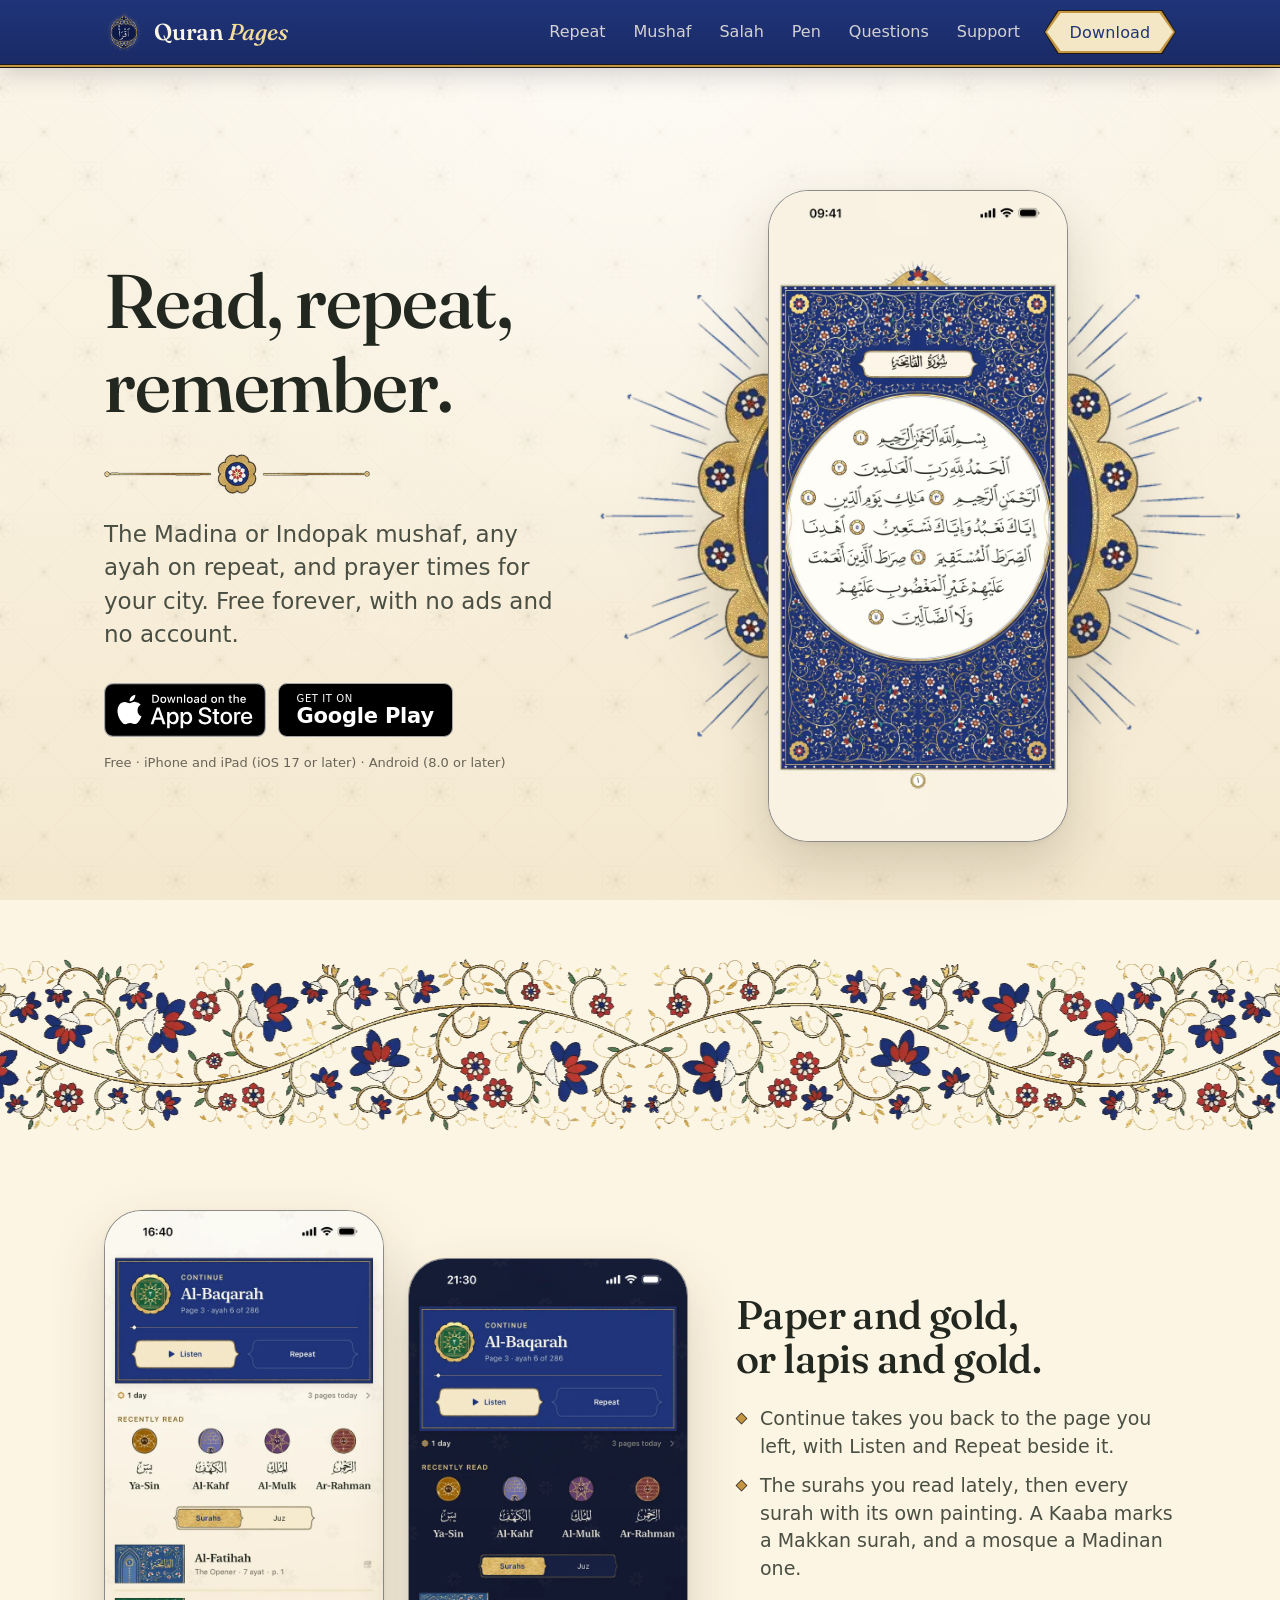
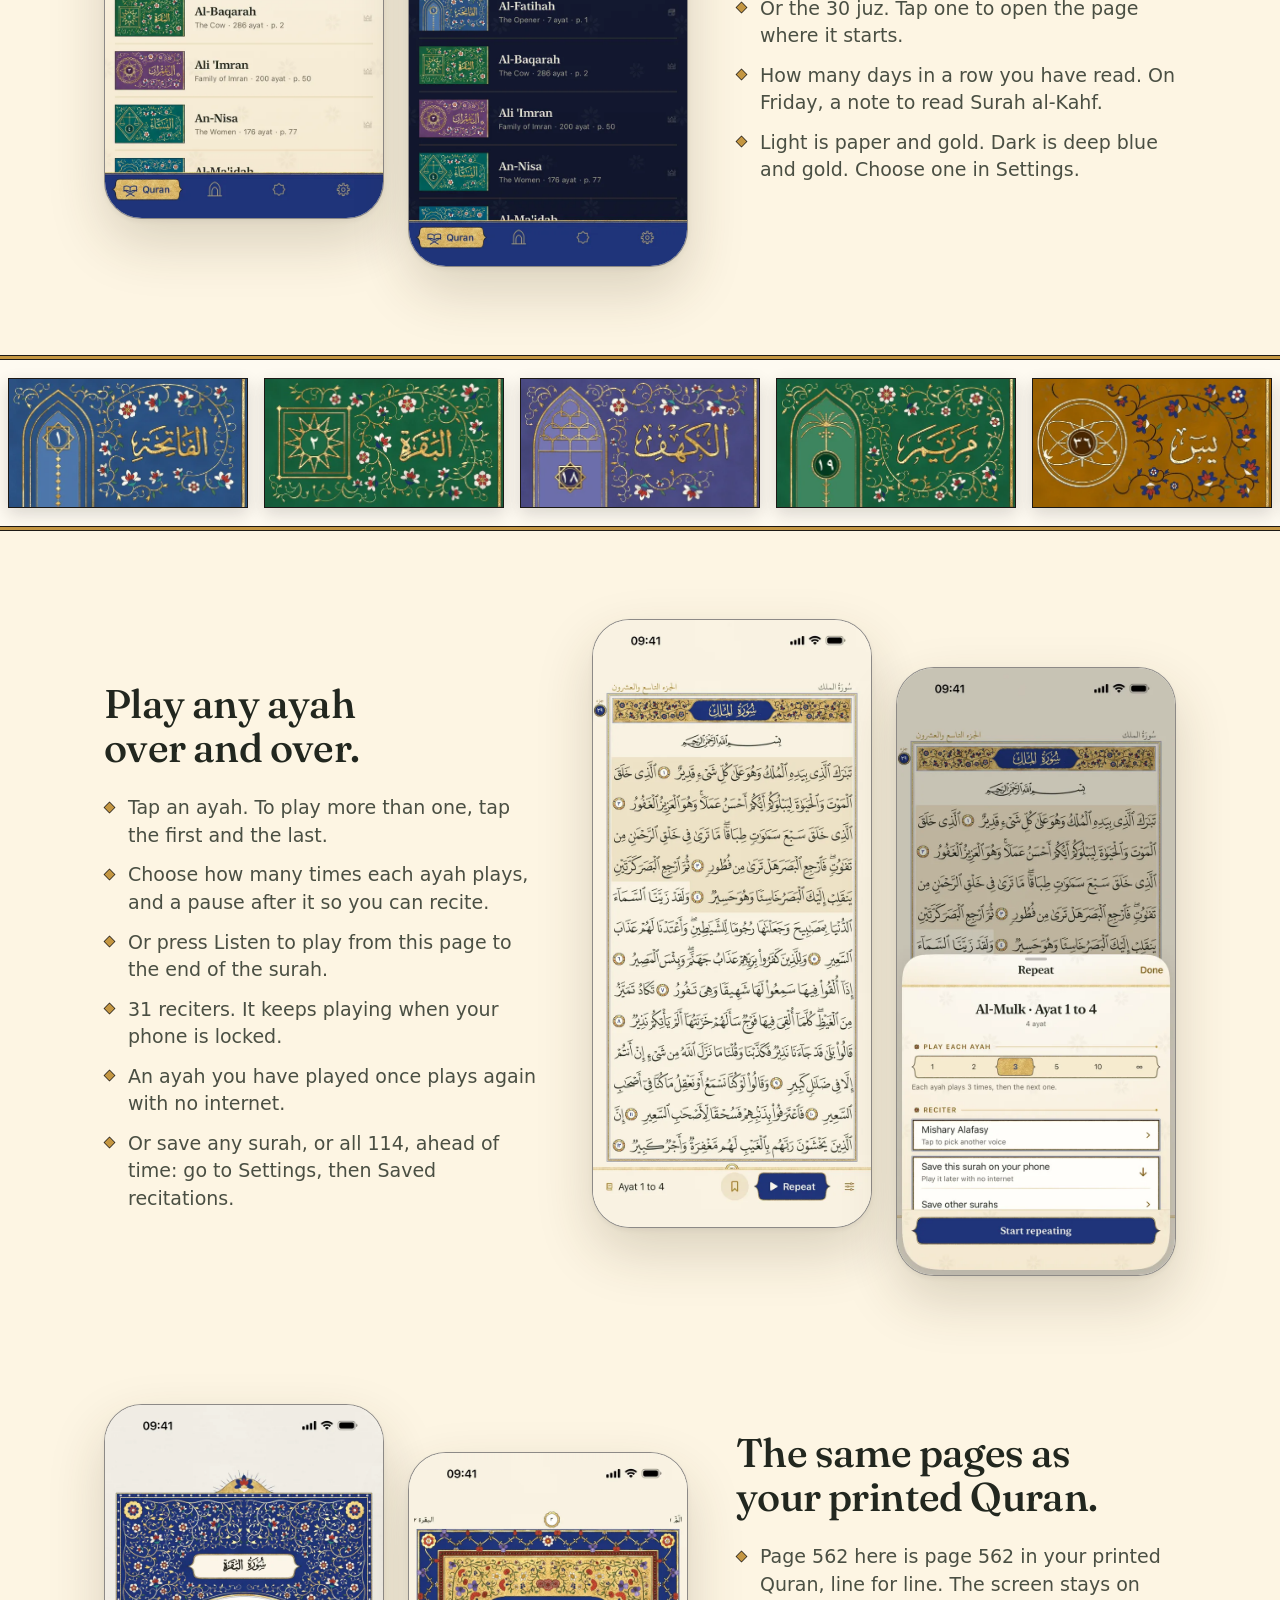
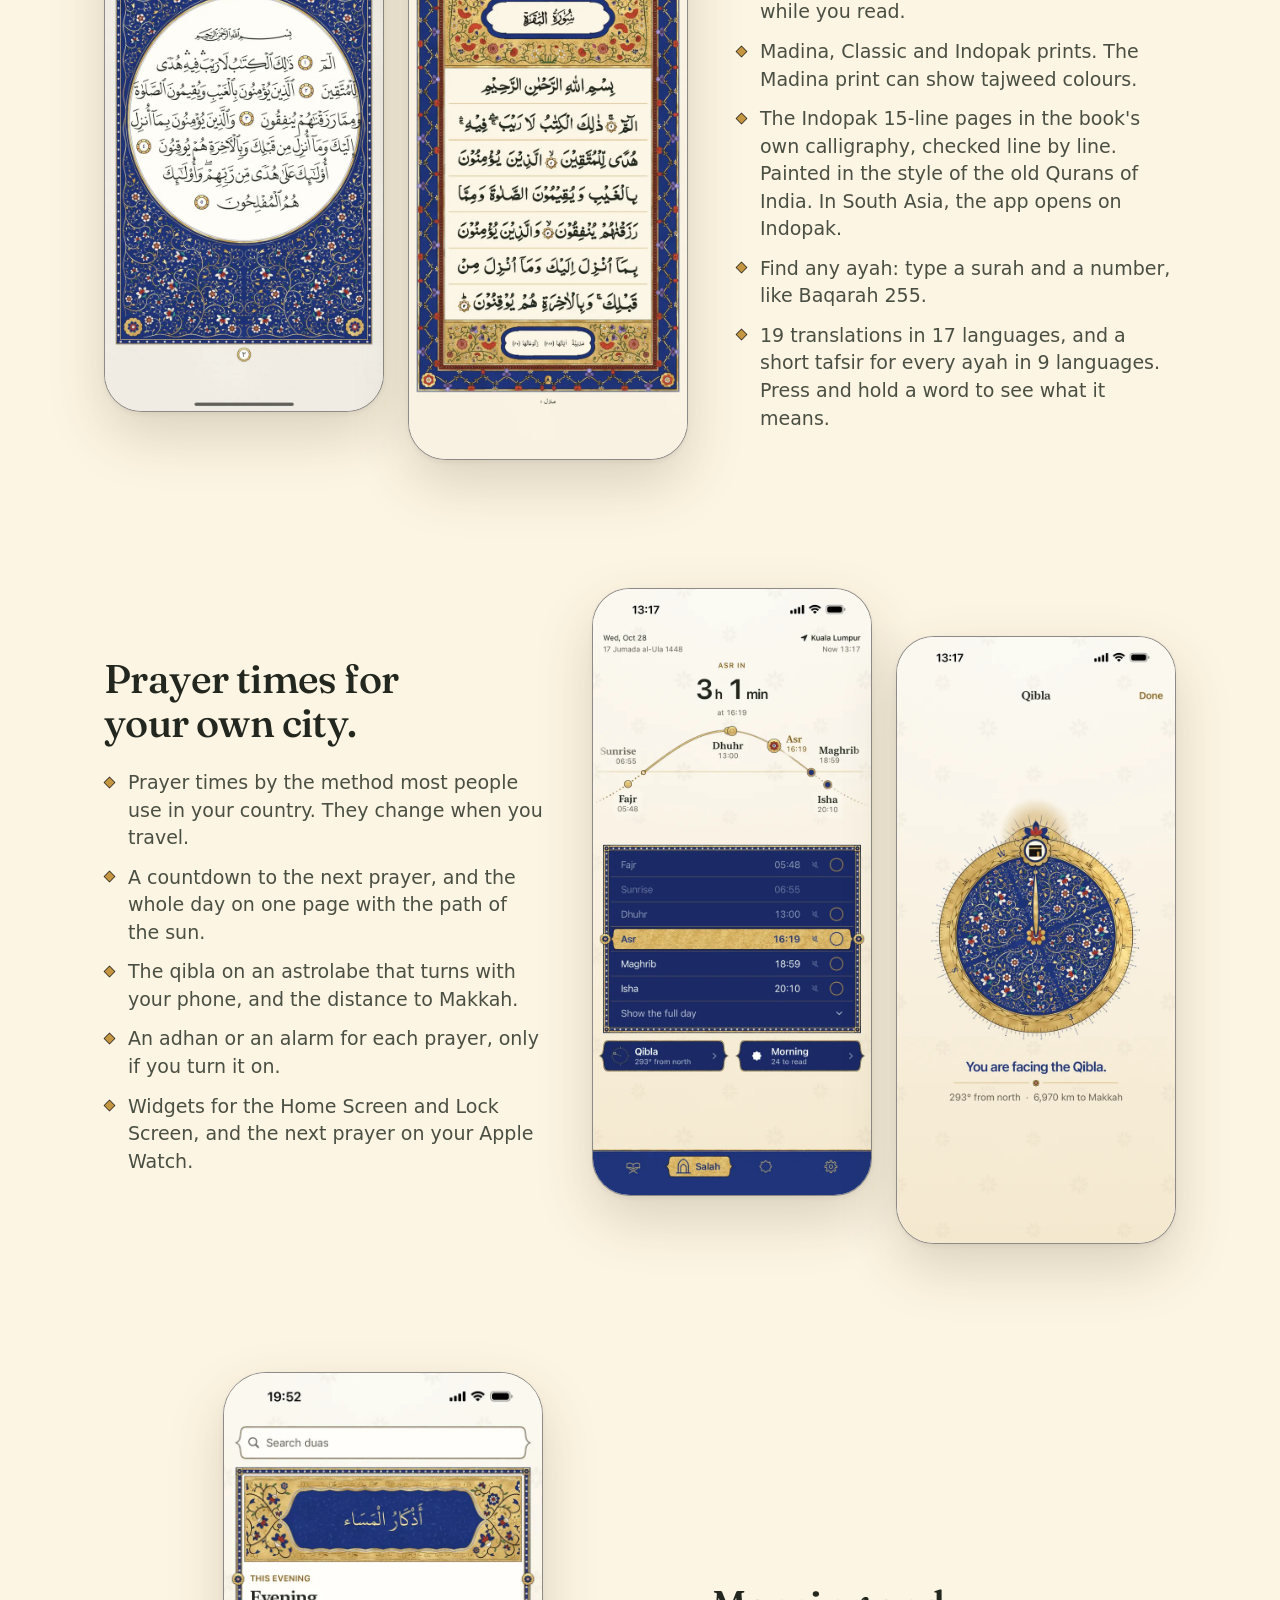
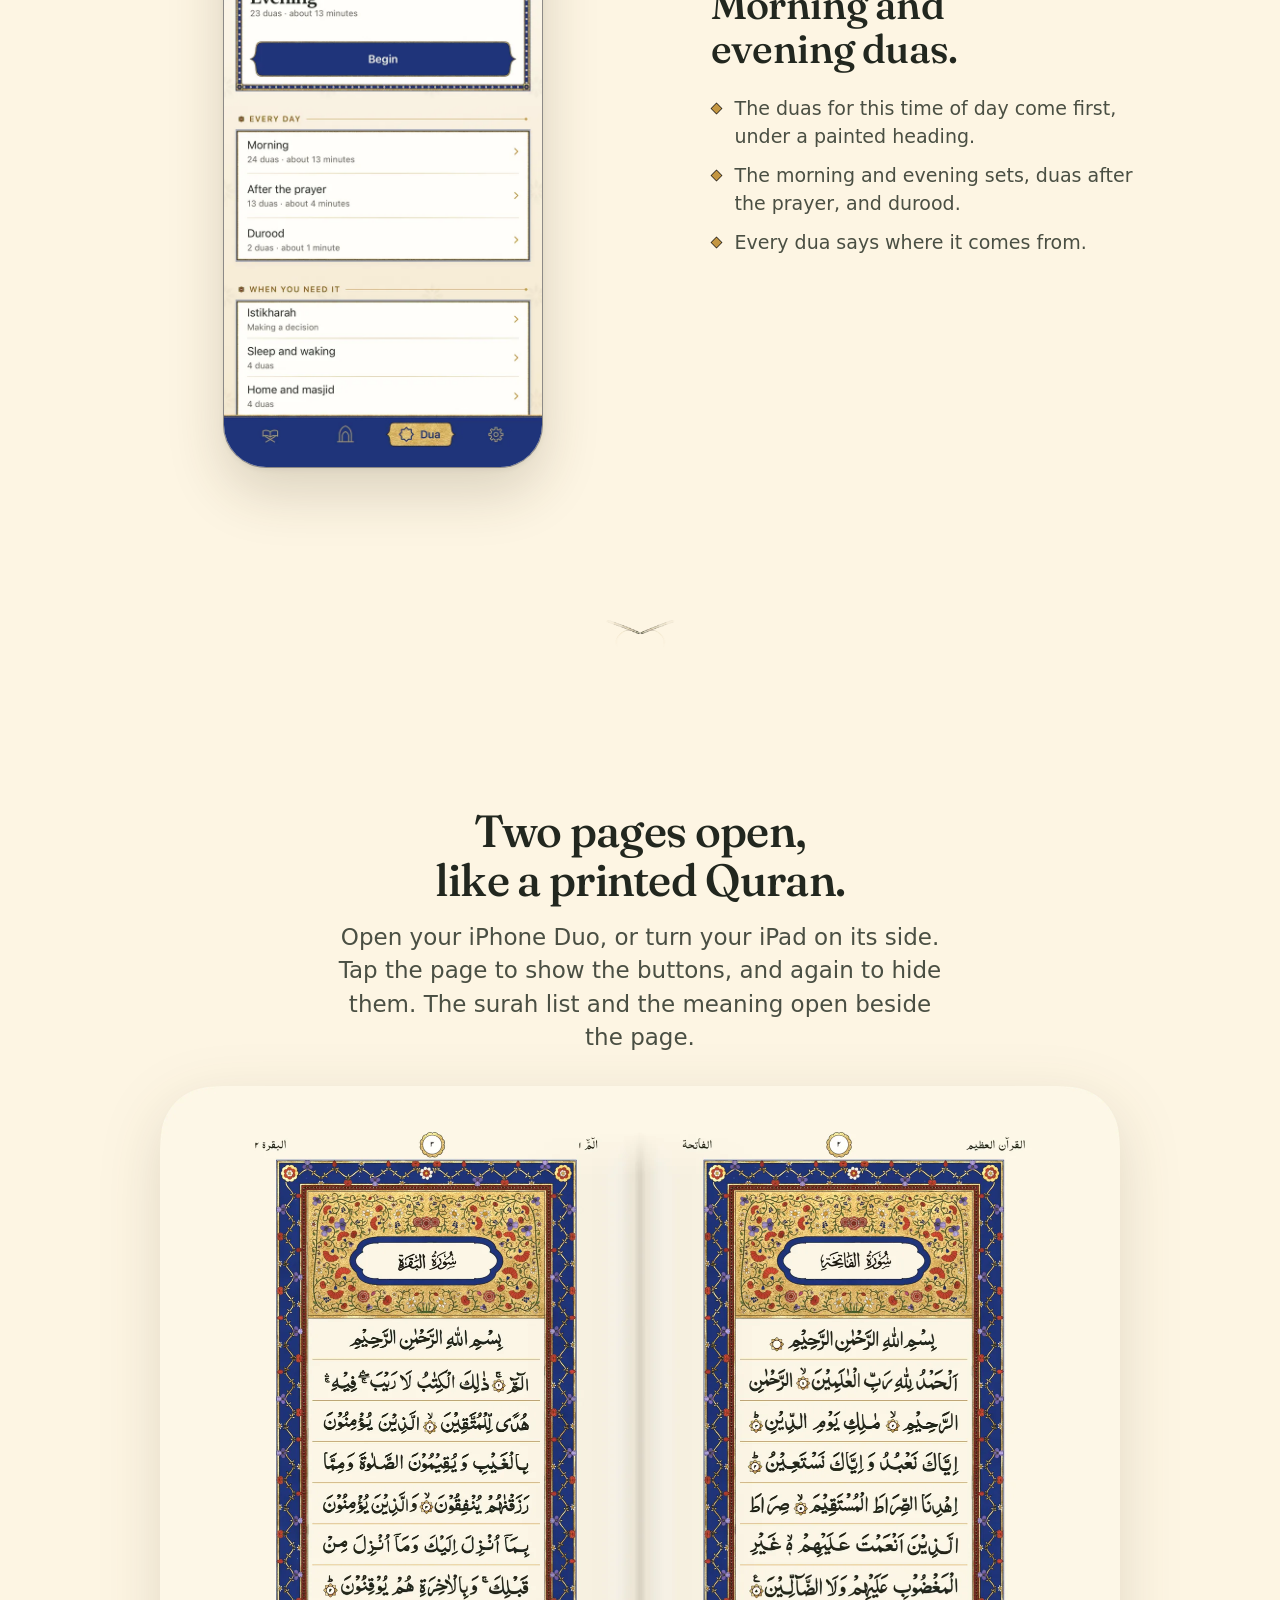
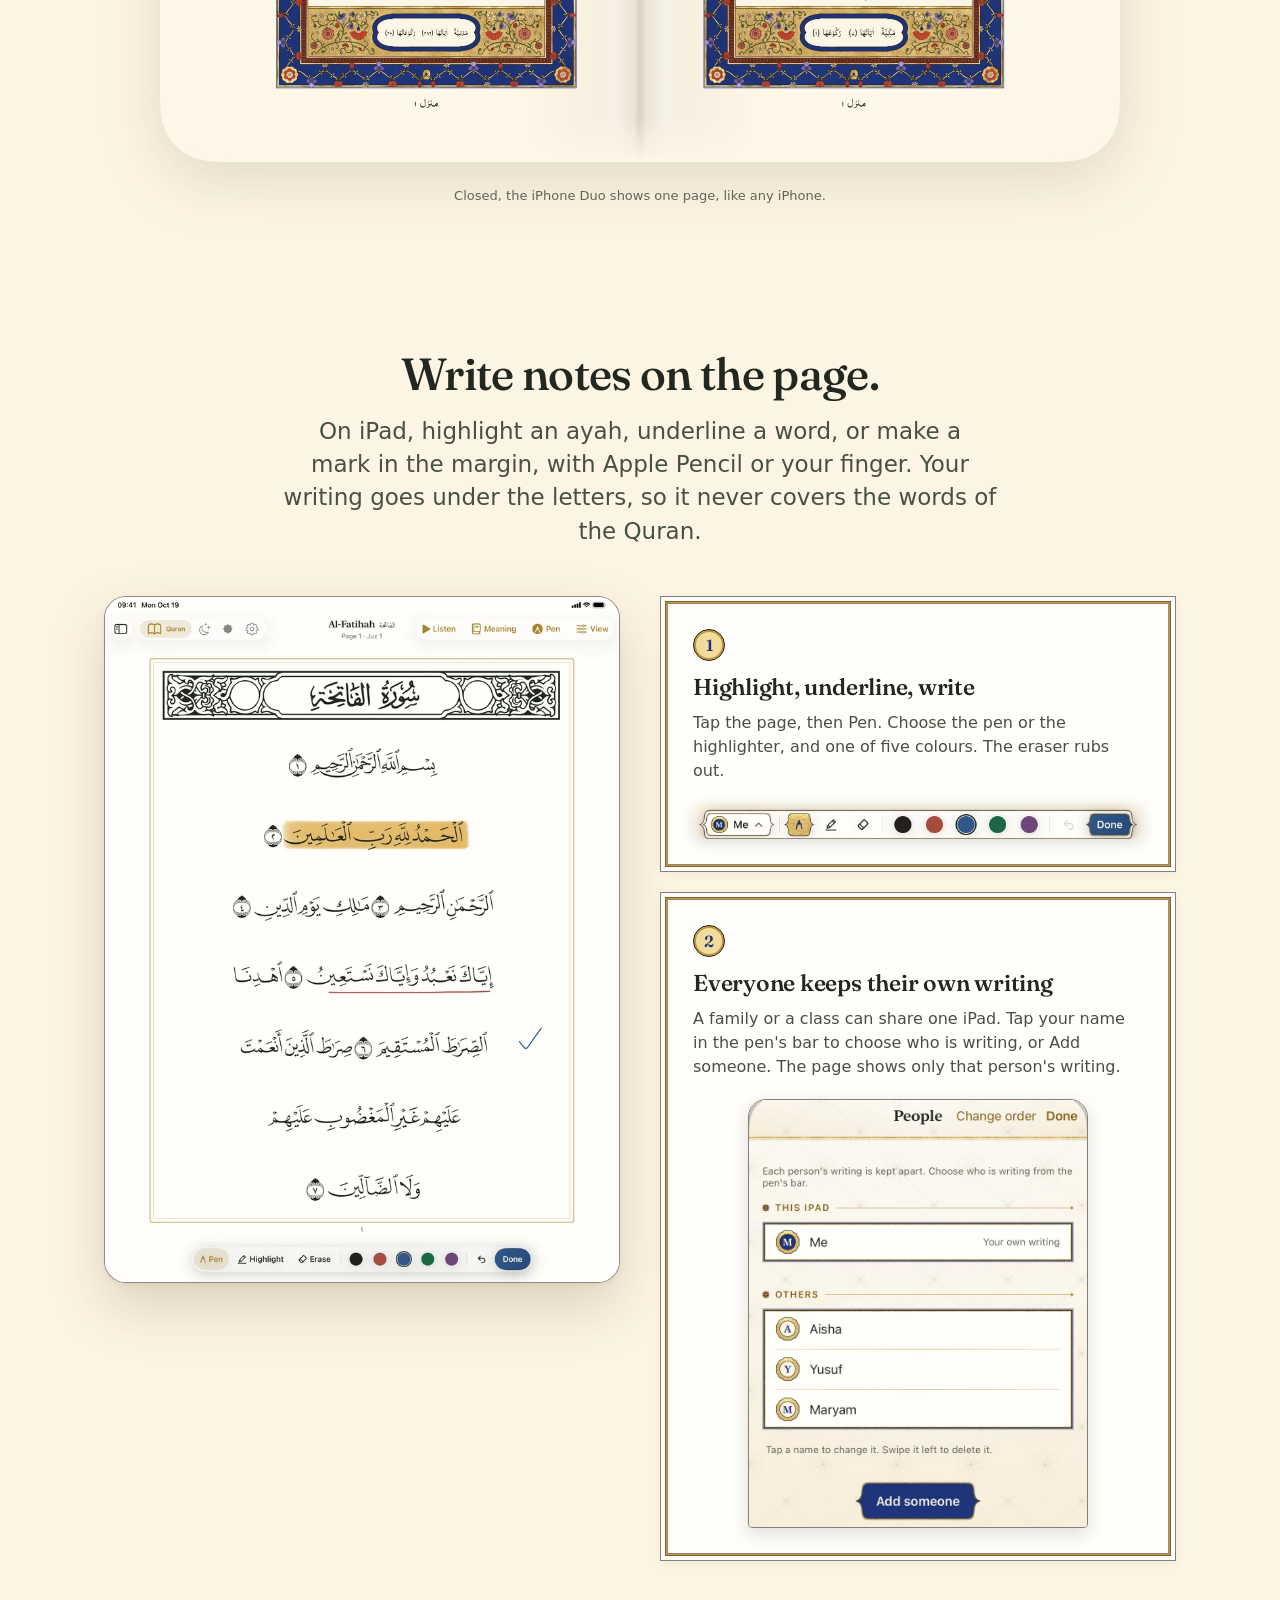
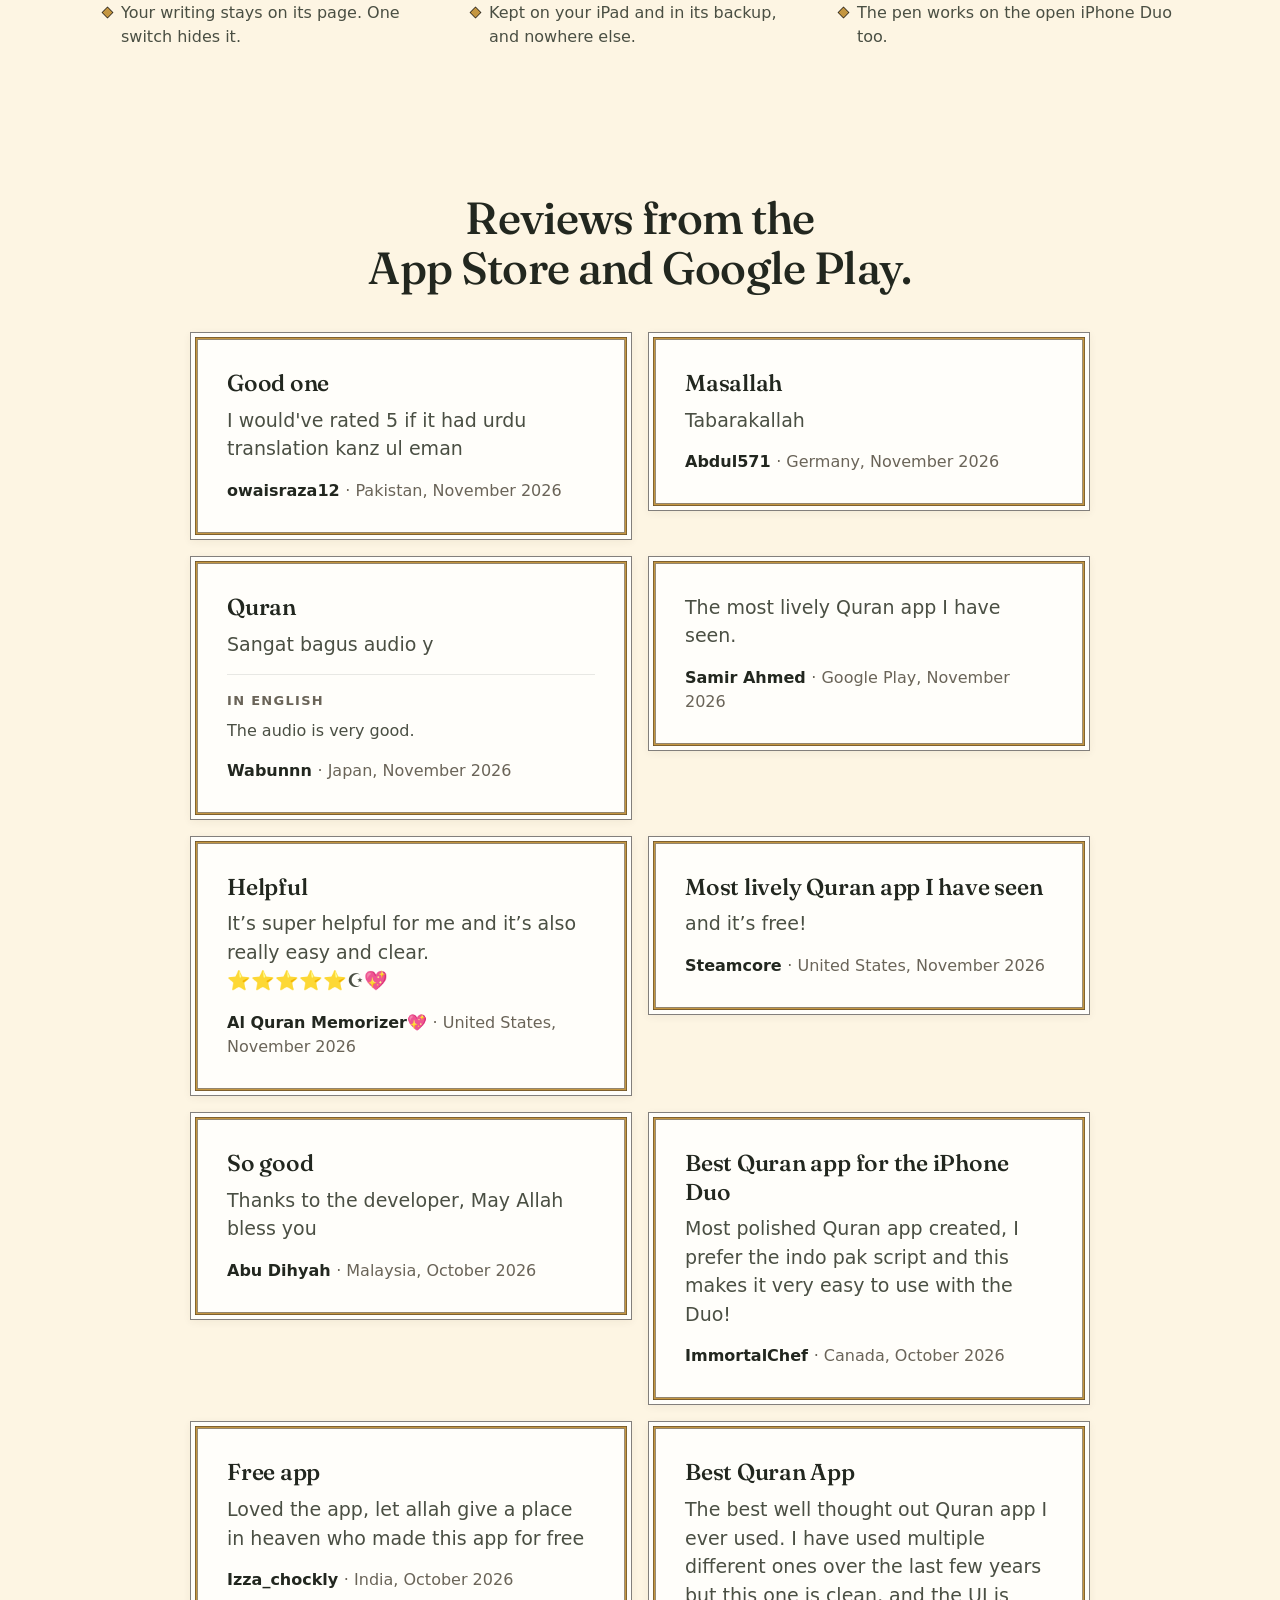
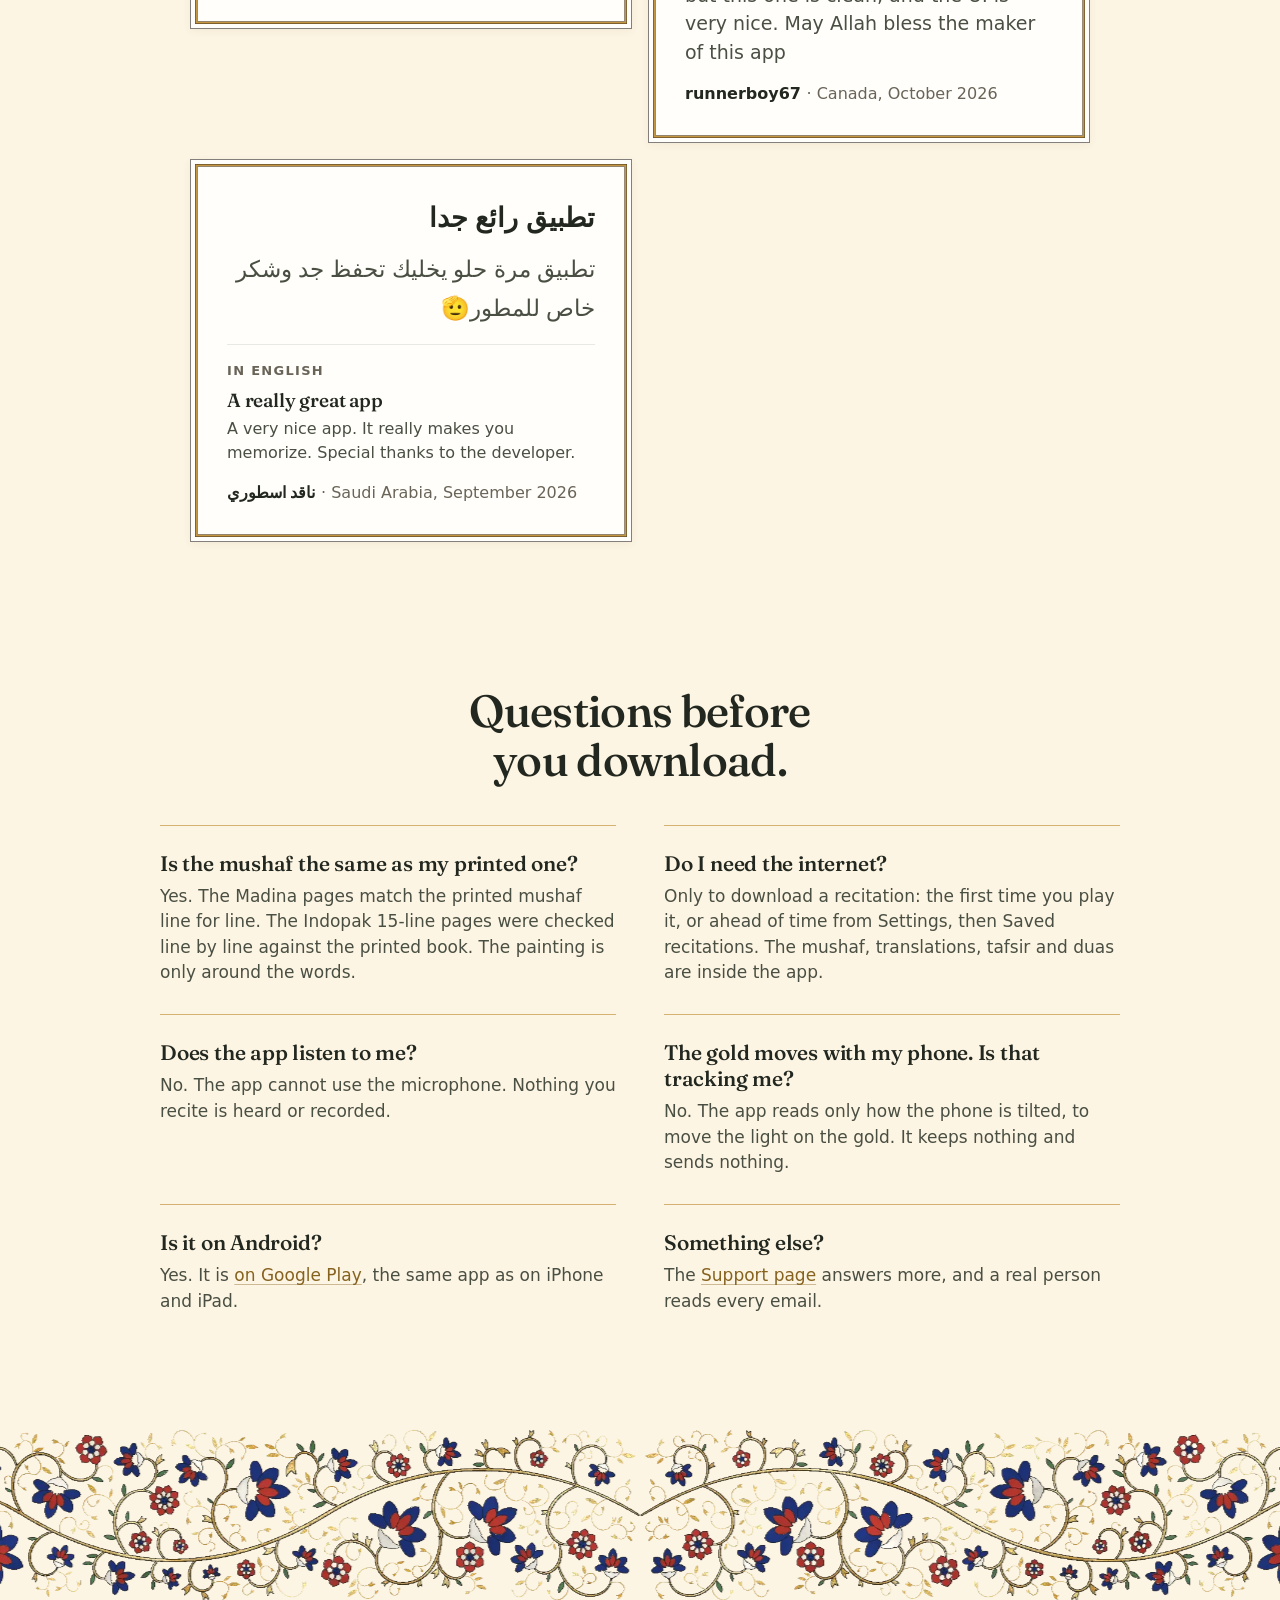
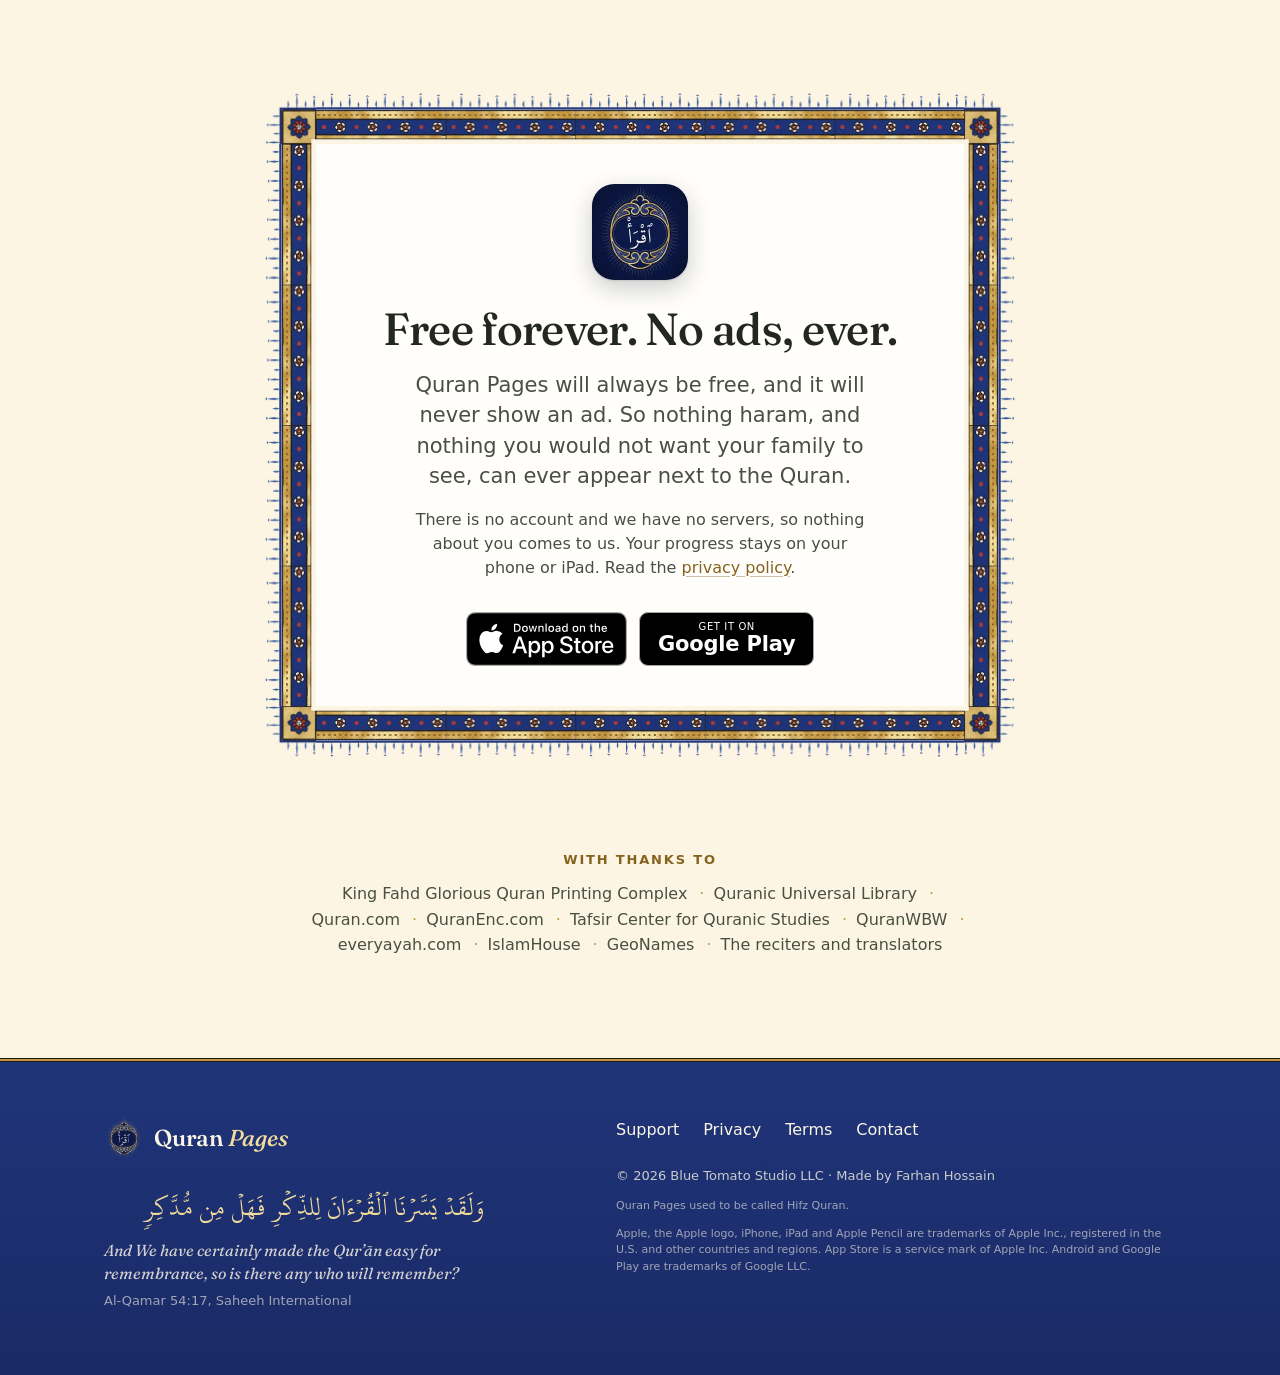
<file: index.html>
<!DOCTYPE html>
<html lang="en">
<head>
<meta charset="utf-8">
<meta name="viewport" content="width=device-width, initial-scale=1, viewport-fit=cover">
<title>Quran Pages · Read, repeat, remember</title>
<link rel="canonical" href="https://quranpages.org/">
<meta name="description" content="The Quran on pages that match the printed book. Any ayah on repeat, tafsir, and prayer times for your city. Free forever, no ads, no account.">
<link rel="icon" type="image/png" sizes="32x32" href="assets/img/favicon-32.png">
<link rel="icon" type="image/png" sizes="64x64" href="assets/img/favicon-64.png">
<link rel="apple-touch-icon" href="assets/img/apple-touch-icon.png">
<meta property="og:title" content="Quran Pages · Read, repeat, remember">
<meta property="og:description" content="The Quran on pages that match the printed book. Any ayah on repeat, tafsir, and prayer times for your city. Free forever, no ads, no account.">
<meta property="og:image" content="https://quranpages.org/assets/img/og.jpg">
<meta property="og:image:width" content="1200">
<meta property="og:image:height" content="630">
<meta property="og:type" content="website">
<meta property="og:url" content="https://quranpages.org">
<meta name="twitter:card" content="summary_large_image">
<meta name="twitter:title" content="Quran Pages · Read, repeat, remember">
<meta name="twitter:description" content="The Quran on pages that match the printed book. Free forever, no ads, no account.">
<meta name="twitter:image" content="https://quranpages.org/assets/img/og.jpg">
<meta name="theme-color" content="#1F3479">
<!-- iPhone Safari shows Apple's own bar with Get or Open at the top -->
<meta name="apple-itunes-app" content="app-id=6792413377">
<!-- ?theme=dark or ?theme=light forces a theme, for checking; js and gl let
     the stylesheet know the script and the paintings are coming. -->
<script>(function(){var r=document.documentElement,t=new URLSearchParams(location.search).get("theme");if(t==="dark"||t==="light")r.classList.add(t);r.classList.add("js");try{if(window.WebGLRenderingContext&&!matchMedia("(prefers-reduced-motion: reduce)").matches){r.classList.add("gl");setTimeout(function(){if(!window.__illum)r.classList.remove("gl")},4000)}}catch(e){}})();</script>
<!-- What the app is, for search engines. No rating here until a store has
     about 50 ratings (the owner's rule, 26 October 2026). -->
<script type="application/ld+json">
{
  "@context": "https://schema.org",
  "@type": "MobileApplication",
  "name": "Quran Pages",
  "alternateName": "Hifz Quran",
  "url": "https://quranpages.org/",
  "description": "The Quran on pages that match the printed book, any ayah on repeat until you memorize it, tafsir for every ayah, and prayer times for your city.",
  "applicationCategory": "ReferenceApplication",
  "operatingSystem": "iOS 17 or later, Android 8.0 or later",
  "inLanguage": "en",
  "image": "https://quranpages.org/assets/img/app-icon.png",
  "offers": {
    "@type": "Offer",
    "price": "0",
    "priceCurrency": "USD"
  },
  "screenshot": [
    "https://quranpages.org/assets/shots/quran-day.jpg",
    "https://quranpages.org/assets/shots/fatihah.jpg",
    "https://quranpages.org/assets/shots/repeat.jpg"
  ],
  "sameAs": [
    "https://apps.apple.com/us/app/quran-pages-read-repeat/id6792413377",
    "https://play.google.com/store/apps/details?id=com.hifzquran.app"
  ],
  "publisher": {
    "@type": "Organization",
    "name": "Blue Tomato Studio LLC"
  }
}
</script>
<link rel="preload" as="image" href="assets/shots/fatihah.webp" type="image/webp">
<link rel="stylesheet" href="assets/styles.css?v=20261117">
</head>
<body>

<div class="ground" aria-hidden="true"></div>

<header class="site-header">
  <div class="bar">
    <a class="wordmark" href="/">
      <span class="mark" aria-hidden="true"></span>
      <b>Quran <i>Pages</i></b>
    </a>
    <nav class="nav">
      <a href="#repeat" class="hide-md">Repeat</a>
      <a href="#mushaf" class="hide-md">Mushaf</a>
      <a href="#salah" class="hide-md">Salah</a>
      <a href="#pen" class="hide-md">Pen</a>
      <a href="#questions" class="hide-md">Questions</a>
      <a href="support.html" class="hide-sm">Support</a>
      <a href="https://apps.apple.com/us/app/quran-pages-read-repeat/id6792413377" class="cartouche cream ios-only">Download</a>
      <a href="https://play.google.com/store/apps/details?id=com.hifzquran.app" class="cartouche cream android-only-inline">Download</a>
    </nav>
  </div>
</header>

<main>

  <!-- HERO: the words; the Al-Fatihah opening on a shamsa that grows in,
       as the store banner sets it -->
  <section class="hero">
    <div class="wrap hero-grid">
      <div>
        <h1>Read, repeat,<br>remember.</h1>
        <img class="rule" src="assets/art/rule.webp" width="532" height="84" alt="" aria-hidden="true">
        <p class="lead">
          The Madina or Indopak mushaf, any ayah on repeat, and prayer times for your city.
          Free forever, with no ads and no account.
        </p>
        <div class="cta">
          <a class="badge ios-only" href="https://apps.apple.com/us/app/quran-pages-read-repeat/id6792413377">
            <img class="day-only" src="assets/img/app-store-black.svg" width="162" height="54" alt="Download on the App Store">
            <img class="night-only" src="assets/img/app-store-white.svg" width="162" height="54" alt="Download on the App Store">
          </a>
          <a class="badge play-badge" href="https://play.google.com/store/apps/details?id=com.hifzquran.app" aria-label="Get it on Google Play">
            <span class="play-small">GET IT ON</span><span class="play-big">Google Play</span>
          </a>
        </div>
        <p class="fine">Free · iPhone and iPad (iOS 17 or later) · Android (8.0 or later)</p>
      </div>
      <div class="stage">
        <div class="illum shamsa" data-art="assets/art/shamsa" data-maps="base,time,mat" data-dur="2.2" data-eager aria-hidden="true">
          <img src="assets/art/shamsa.webp" width="600" height="600" alt="" decoding="async" fetchpriority="high">
        </div>
        <picture class="front">
          <source srcset="assets/shots/fatihah.webp" type="image/webp">
          <img class="phone" src="assets/shots/fatihah.jpg" width="660" height="1434" alt="Al-Fatihah on page 1, its seven ayat in a clean oval inside a painted lapis and gold opening, the surah's name in a cartouche above" decoding="async" fetchpriority="high">
        </picture>
      </div>
    </div>
  </section>

  <!-- A vine grows across the page, from the middle out, as the app paints its pages in -->
  <div class="vine" aria-hidden="true">
    <div class="illum" data-art="assets/art/vine-a" data-maps="time,mat" data-dur="3.2">
      <img src="assets/art/vine-a.webp" width="2400" height="312" alt="" loading="lazy" decoding="async">
    </div>
  </div>

  <!-- THE QURAN TAB: by day and in Dark -->
  <section id="tab" class="band flip">
    <div class="wrap band-grid">
      <div class="copy reveal">
        <h2>Paper and gold, or lapis and gold.</h2>
        <ul>
          <li>Continue takes you back to the page you left, with Listen and Repeat beside it.</li>
          <li>The surahs you read lately, then every surah with its own painting. A Kaaba marks a Makkan surah, and a mosque a Madinan one.</li>
          <li>Or the 30 juz. Tap one to open the page where it starts.</li>
          <li>How many days in a row you have read. On Friday, a note to read Surah al-Kahf.</li>
          <li>Light is paper and gold. Dark is deep blue and gold. Choose one in Settings.</li>
        </ul>
      </div>
      <div class="media two reveal later">
        <picture>
          <source srcset="assets/shots/quran-day.webp" type="image/webp">
          <img class="phone" src="assets/shots/quran-day.jpg" width="660" height="1434" alt="The Quran tab in Light: Continue with Al-Baqarah on a deep blue panel with Listen and Repeat, the surahs read lately as four round paintings, and the list of surahs" loading="lazy" decoding="async">
        </picture>
        <picture>
          <source srcset="assets/shots/quran-night.webp" type="image/webp">
          <img class="phone" src="assets/shots/quran-night.jpg" width="660" height="1434" alt="The Quran tab in Dark, deep blue and gold: Continue with Al-Baqarah, the surahs read lately, and the list of surahs" loading="lazy" decoding="async">
        </picture>
      </div>
    </div>
  </section>

  <!-- THE SURAHS' PAINTINGS: shown, not sold. A strip of the app's own
       tiles drifting past between gold rules, the gold catching the light.
       The second row is the first again, so the loop has no seam. -->
  <section class="frieze" aria-label="Some of the surah paintings from the app">
    <div class="frieze-track">
      <ul class="frieze-row">
        <li><div class="illum" data-art="assets/art/tile-001"><img src="assets/art/tile-001.webp" width="480" height="261" alt="The painting for Al-Fatihah in the list of surahs" loading="lazy" decoding="async"></div></li>
        <li><div class="illum" data-art="assets/art/tile-002"><img src="assets/art/tile-002.webp" width="480" height="261" alt="The painting for Al-Baqarah in the list of surahs" loading="lazy" decoding="async"></div></li>
        <li><div class="illum" data-art="assets/art/tile-018"><img src="assets/art/tile-018.webp" width="480" height="261" alt="The painting for Al-Kahf in the list of surahs" loading="lazy" decoding="async"></div></li>
        <li><div class="illum" data-art="assets/art/tile-019"><img src="assets/art/tile-019.webp" width="480" height="261" alt="The painting for Maryam in the list of surahs" loading="lazy" decoding="async"></div></li>
        <li><div class="illum" data-art="assets/art/tile-036"><img src="assets/art/tile-036.webp" width="480" height="261" alt="The painting for Ya-Sin in the list of surahs" loading="lazy" decoding="async"></div></li>
        <li><div class="illum" data-art="assets/art/tile-055"><img src="assets/art/tile-055.webp" width="480" height="261" alt="The painting for Ar-Rahman in the list of surahs" loading="lazy" decoding="async"></div></li>
        <li><div class="illum" data-art="assets/art/tile-067"><img src="assets/art/tile-067.webp" width="480" height="261" alt="The painting for Al-Mulk in the list of surahs" loading="lazy" decoding="async"></div></li>
        <li><div class="illum" data-art="assets/art/tile-097"><img src="assets/art/tile-097.webp" width="480" height="261" alt="The painting for Al-Qadr in the list of surahs" loading="lazy" decoding="async"></div></li>
        <li><div class="illum" data-art="assets/art/tile-103"><img src="assets/art/tile-103.webp" width="480" height="261" alt="The painting for Al-'Asr in the list of surahs" loading="lazy" decoding="async"></div></li>
        <li><div class="illum" data-art="assets/art/tile-106"><img src="assets/art/tile-106.webp" width="480" height="261" alt="The painting for Quraysh in the list of surahs" loading="lazy" decoding="async"></div></li>
        <li><div class="illum" data-art="assets/art/tile-112"><img src="assets/art/tile-112.webp" width="480" height="261" alt="The painting for Al-Ikhlas in the list of surahs" loading="lazy" decoding="async"></div></li>
        <li><div class="illum" data-art="assets/art/tile-114"><img src="assets/art/tile-114.webp" width="480" height="261" alt="The painting for An-Nas in the list of surahs" loading="lazy" decoding="async"></div></li>
      </ul>
      <ul class="frieze-row" aria-hidden="true">
        <li><div class="illum" data-art="assets/art/tile-001"><img src="assets/art/tile-001.webp" width="480" height="261" alt="" loading="lazy" decoding="async"></div></li>
        <li><div class="illum" data-art="assets/art/tile-002"><img src="assets/art/tile-002.webp" width="480" height="261" alt="" loading="lazy" decoding="async"></div></li>
        <li><div class="illum" data-art="assets/art/tile-018"><img src="assets/art/tile-018.webp" width="480" height="261" alt="" loading="lazy" decoding="async"></div></li>
        <li><div class="illum" data-art="assets/art/tile-019"><img src="assets/art/tile-019.webp" width="480" height="261" alt="" loading="lazy" decoding="async"></div></li>
        <li><div class="illum" data-art="assets/art/tile-036"><img src="assets/art/tile-036.webp" width="480" height="261" alt="" loading="lazy" decoding="async"></div></li>
        <li><div class="illum" data-art="assets/art/tile-055"><img src="assets/art/tile-055.webp" width="480" height="261" alt="" loading="lazy" decoding="async"></div></li>
        <li><div class="illum" data-art="assets/art/tile-067"><img src="assets/art/tile-067.webp" width="480" height="261" alt="" loading="lazy" decoding="async"></div></li>
        <li><div class="illum" data-art="assets/art/tile-097"><img src="assets/art/tile-097.webp" width="480" height="261" alt="" loading="lazy" decoding="async"></div></li>
        <li><div class="illum" data-art="assets/art/tile-103"><img src="assets/art/tile-103.webp" width="480" height="261" alt="" loading="lazy" decoding="async"></div></li>
        <li><div class="illum" data-art="assets/art/tile-106"><img src="assets/art/tile-106.webp" width="480" height="261" alt="" loading="lazy" decoding="async"></div></li>
        <li><div class="illum" data-art="assets/art/tile-112"><img src="assets/art/tile-112.webp" width="480" height="261" alt="" loading="lazy" decoding="async"></div></li>
        <li><div class="illum" data-art="assets/art/tile-114"><img src="assets/art/tile-114.webp" width="480" height="261" alt="" loading="lazy" decoding="async"></div></li>
      </ul>
    </div>
  </section>

  <!-- REPEAT: the heart of the app -->
  <section id="repeat" class="band">
    <div class="wrap band-grid">
      <div class="copy reveal">
        <h2>Play any ayah over and over.</h2>
        <ul>
          <li>Tap an ayah. To play more than one, tap the first and the last.</li>
          <li>Choose how many times each ayah plays, and a pause after it so you can recite.</li>
          <li>Or press Listen to play from this page to the end of the surah.</li>
          <li>31 reciters. It keeps playing when your phone is locked.</li>
          <li>An ayah you have played once plays again with no internet.</li>
          <li>Or save any surah, or all 114, ahead of time: go to Settings, then Saved recitations.</li>
        </ul>
      </div>
      <div class="media two reveal later">
        <picture>
          <source srcset="assets/shots/mushaf.webp" type="image/webp">
          <img class="phone" src="assets/shots/mushaf.jpg" width="660" height="1434" alt="Surah Al-Mulk on page 562 with ayat 1 to 4 chosen, and Repeat at the foot of the page" loading="lazy" decoding="async">
        </picture>
        <picture>
          <source srcset="assets/shots/repeat.webp" type="image/webp">
          <img class="phone" src="assets/shots/repeat.jpg" width="660" height="1434" alt="The Repeat sheet for Al-Mulk, ayat 1 to 4: how many times each ayah plays, the reciter, and saving the surah to play with no internet" loading="lazy" decoding="async">
        </picture>
      </div>
    </div>
  </section>

  <!-- THE MUSHAF: screens left, words right -->
  <section id="mushaf" class="band flip">
    <div class="wrap band-grid">
      <div class="copy reveal">
        <h2>The same pages as your printed Quran.</h2>
        <ul>
          <li>Page 562 here is page 562 in your printed Quran, line for line. The screen stays on while you read.</li>
          <li>Madina, Classic and Indopak prints. The Madina print can show tajweed colours.</li>
          <li>The Indopak 15-line pages in the book's own calligraphy, checked line by line. Painted in the style of the old Qurans of India. In South Asia, the app opens on Indopak.</li>
          <li>Find any ayah: type a surah and a number, like Baqarah 255.</li>
          <li>19 translations in 17 languages, and a short tafsir for every ayah in 9 languages. Press and hold a word to see what it means.</li>
        </ul>
      </div>
      <div class="media two reveal later">
        <picture>
          <source srcset="assets/shots/baqarah.webp" type="image/webp">
          <img class="phone" src="assets/shots/baqarah.jpg" width="660" height="1434" alt="The opening of Al-Baqarah on page 2, its first five ayat in a clean oval inside a painted gold and blue page" loading="lazy" decoding="async">
        </picture>
        <picture>
          <source srcset="assets/shots/indopak.webp" type="image/webp">
          <img class="phone" src="assets/shots/indopak.jpg" width="660" height="1434" alt="The opening of Al-Baqarah in the Indopak 15-line mushaf, in the printed book's own calligraphy, framed in a Mughal painting of red, gold and blue flowers" loading="lazy" decoding="async">
        </picture>
      </div>
    </div>
  </section>

  <!-- SALAH: words left, screens right -->
  <section id="salah" class="band">
    <div class="wrap band-grid">
      <div class="copy reveal">
        <h2>Prayer times for your own city.</h2>
        <ul>
          <li>Prayer times by the method most people use in your country. They change when you travel.</li>
          <li>A countdown to the next prayer, and the whole day on one page with the path of the sun.</li>
          <li>The qibla on an astrolabe that turns with your phone, and the distance to Makkah.</li>
          <li>An adhan or an alarm for each prayer, only if you turn it on.</li>
          <li>Widgets for the Home Screen and Lock Screen, and the next prayer on your Apple Watch.</li>
        </ul>
      </div>
      <div class="media two reveal later">
        <picture>
          <source srcset="assets/shots/salah.webp" type="image/webp">
          <img class="phone" src="assets/shots/salah.jpg" width="660" height="1434" alt="The Salah tab in Kuala Lumpur: Asr in 3 hours 1 minute, the path of the sun through the day in gold, and the prayer times" loading="lazy" decoding="async">
        </picture>
        <picture>
          <source srcset="assets/shots/qibla.webp" type="image/webp">
          <img class="phone" src="assets/shots/qibla.jpg" width="660" height="1434" alt="The qibla as a gold and blue astrolabe: You are facing the Qibla, 293 degrees from north, 6,970 km to Makkah" loading="lazy" decoding="async">
        </picture>
      </div>
    </div>
  </section>

  <!-- DUA: screen left, words right -->
  <section id="dua" class="band flip">
    <div class="wrap band-grid">
      <div class="copy reveal">
        <h2>Morning and evening duas.</h2>
        <ul>
          <li>The duas for this time of day come first, under a painted heading.</li>
          <li>The morning and evening sets, duas after the prayer, and durood.</li>
          <li>Every dua says where it comes from.</li>
        </ul>
      </div>
      <div class="media one reveal later">
        <picture>
          <source srcset="assets/shots/dua.webp" type="image/webp">
          <img class="phone" src="assets/shots/dua.jpg" width="660" height="1434" alt="The Dua tab in the evening: the evening set first under a painted lapis and gold heading, then the sets for every day and the duas for when you need them" loading="lazy" decoding="async">
        </picture>
      </div>
    </div>
  </section>

  <!-- The second vine, from its own seed -->
  <div class="vine" aria-hidden="true">
    <div class="illum" data-art="assets/art/vine-b" data-maps="time,mat" data-dur="3.2">
      <img src="assets/art/vine-b.webp" width="2400" height="312" alt="" loading="lazy" decoding="async">
    </div>
  </div>

  <!-- IPHONE DUO AND IPAD: the open book, wide, under its own head -->
  <section id="duo" class="spread center">
    <div class="wrap">
      <div class="section-head reveal">
        <h2>Two pages open, like a printed Quran.</h2>
        <p class="lead">Open your iPhone Duo, or turn your iPad on its side. Tap the page to show the buttons,
        and again to hide them. The surah list and the meaning open beside the page.</p>
      </div>
      <picture class="reveal later">
        <img class="duo" src="assets/shots/duo-spread.webp" width="1920" height="1351" alt="An open iPhone Duo with the first two Indopak pages side by side, painted in the Mughal style: Al-Fatihah on the right and the opening of Al-Baqarah on the left" loading="lazy" decoding="async">
      </picture>
      <p class="spread-note">Closed, the iPhone Duo shows one page, like any iPhone.</p>
    </div>
  </section>

  <!-- THE PEN: a page of its own. Writing on the page, and People: each
       person on one iPad keeps their own writing. The pen bar and People are
       real 4.0 screens; the page with writing is the 3.2 picture until the
       store kit shoots 4.0's. -->
  <section id="pen" class="pen-feature">
    <div class="wrap">
      <div class="section-head reveal">
        <h2>Write notes on the page.</h2>
        <p class="lead">On iPad, highlight an ayah, underline a word, or make a mark in the margin, with Apple Pencil
        or your finger. Your writing goes under the letters, so it never covers the words of the Quran.</p>
      </div>
      <div class="pen-grid">
        <figure class="pen-page reveal">
          <picture>
            <source srcset="assets/shots/pen.webp" type="image/webp">
            <img class="pad" src="assets/shots/pen.png" width="760" height="1013" alt="Al-Fatihah on an iPad with the pen out: the second ayah highlighted in gold, a red line under the fifth, a blue tick in the margin, and the pen's tools at the foot of the page" loading="lazy" decoding="async">
          </picture>
        </figure>
        <div class="pen-steps">
          <div class="pen-step card reveal">
            <p class="step-n">1</p>
            <h3>Highlight, underline, write</h3>
            <p>Tap the page, then Pen. Choose the pen or the highlighter, and one of five colours. The eraser rubs out.</p>
            <img class="bar day-only" src="assets/shots/pen-bar.webp" width="1368" height="110" alt="The pen's bar: the name of the person writing (Me), the pen, the highlighter and the eraser, five colours, and Done" loading="lazy" decoding="async">
            <img class="bar night-only" src="assets/shots/pen-bar-dark.webp" width="1368" height="110" alt="The pen's bar in Dark: the name of the person writing (Me), the pen, the highlighter and the eraser, five colours, and Done" loading="lazy" decoding="async">
          </div>
          <div class="pen-step card reveal later">
            <p class="step-n">2</p>
            <h3>Everyone keeps their own writing</h3>
            <p>A family or a class can share one iPad. Tap your name in the pen's bar to choose who is writing,
            or Add someone. The page shows only that person's writing.</p>
            <img class="people day-only" src="assets/shots/people.webp" width="804" height="1016" alt="People: Me, and Aisha, Yusuf and Maryam under Others, each with their own writing, and Add someone" loading="lazy" decoding="async">
            <img class="people night-only" src="assets/shots/people-dark.webp" width="804" height="1016" alt="People in Dark: Me, and Aisha, Yusuf and Maryam under Others, and Add someone" loading="lazy" decoding="async">
          </div>
        </div>
      </div>
      <ul class="pen-notes reveal">
        <li>Your writing stays on its page. One switch hides it.</li>
        <li>Kept on your iPad and in its backup, and nowhere else.</li>
        <li>The pen works on the open iPhone Duo too.</li>
      </ul>
    </div>
  </section>

  <!-- REVIEWS: App Store and Google Play reviews, word for word, with the names
       the store shows. Only real ones, newest first. On 17 November 2026 these
       eleven were every written review on both stores (ten on the App Store,
       one on Google Play); the owner asked for all of them. Google Play shows
       no country, so its card names the store instead. A review in another
       language carries an English line under it. -->
  <section id="reviews" class="reviews center">
    <div class="wrap">
      <div class="section-head reveal">
        <h2>Reviews from the App&nbsp;Store and Google&nbsp;Play.</h2>
      </div>
      <div class="said">
        <figure class="review card reveal">
          <blockquote>
            <p class="r-title">Good one</p>
            <p>I would've rated 5 if it had urdu translation kanz ul eman</p>
          </blockquote>
          <figcaption>owaisraza12 <span>· Pakistan, November 2026</span></figcaption>
        </figure>
        <figure class="review card reveal later">
          <blockquote>
            <p class="r-title">Masallah</p>
            <p>Tabarakallah</p>
          </blockquote>
          <figcaption>Abdul571 <span>· Germany, November 2026</span></figcaption>
        </figure>
        <figure class="review card reveal">
          <blockquote lang="id">
            <p class="r-title">Quran</p>
            <p>Sangat bagus audio y</p>
          </blockquote>
          <div class="r-english">
            <p class="r-label">In English</p>
            <p>The audio is very good.</p>
          </div>
          <figcaption>Wabunnn <span>· Japan, November 2026</span></figcaption>
        </figure>
        <figure class="review card reveal later">
          <blockquote>
            <p>The most lively Quran app I have seen.</p>
          </blockquote>
          <figcaption>Samir Ahmed <span>· Google Play, November 2026</span></figcaption>
        </figure>
        <figure class="review card reveal">
          <blockquote>
            <p class="r-title">Helpful</p>
            <p>It’s super helpful for me and it’s also really easy and clear.<br>⭐️⭐️⭐️⭐️⭐️☪️💖</p>
          </blockquote>
          <figcaption>Al Quran Memorizer💖 <span>· United States, November 2026</span></figcaption>
        </figure>
        <figure class="review card reveal later">
          <blockquote>
            <p class="r-title">Most lively Quran app I have seen</p>
            <p>and it’s free!</p>
          </blockquote>
          <figcaption>Steamcore <span>· United States, November 2026</span></figcaption>
        </figure>
        <figure class="review card reveal">
          <blockquote>
            <p class="r-title">So good</p>
            <p>Thanks to the developer, May Allah bless you</p>
          </blockquote>
          <figcaption>Abu Dihyah <span>· Malaysia, October 2026</span></figcaption>
        </figure>
        <figure class="review card reveal later">
          <blockquote>
            <p class="r-title">Best Quran app for the iPhone Duo</p>
            <p>Most polished Quran app created, I prefer the indo pak script and this makes it very easy to use with the Duo!</p>
          </blockquote>
          <figcaption>ImmortalChef <span>· Canada, October 2026</span></figcaption>
        </figure>
        <figure class="review card reveal">
          <blockquote>
            <p class="r-title">Free app</p>
            <p>Loved the app, let allah give a place in heaven who made this app for free</p>
          </blockquote>
          <figcaption>Izza_chockly <span>· India, October 2026</span></figcaption>
        </figure>
        <figure class="review card reveal later">
          <blockquote>
            <p class="r-title">Best Quran App</p>
            <p>The best well thought out Quran app I ever used. I have used multiple different ones over the last few years but this one is clean, and the UI is very nice. May Allah bless the maker of this app</p>
          </blockquote>
          <figcaption>runnerboy67 <span>· Canada, October 2026</span></figcaption>
        </figure>
        <figure class="review card reveal">
          <blockquote lang="ar" dir="rtl">
            <p class="r-title">تطبيق رائع جدا</p>
            <p>تطبيق مرة حلو يخليك تحفظ جد وشكر خاص للمطور🫡</p>
          </blockquote>
          <div class="r-english">
            <p class="r-label">In English</p>
            <p class="r-title">A really great app</p>
            <p>A very nice app. It really makes you memorize. Special thanks to the developer.</p>
          </div>
          <figcaption><bdi lang="ar">ناقد اسطوري</bdi> <span>· Saudi Arabia, September 2026</span></figcaption>
        </figure>
      </div>
    </div>
  </section>

  <!-- QUESTIONS: the doubts people have before they download -->
  <!-- QUESTIONS: the doubts people have before they download. A ruled list,
       not boxes. Is it free is answered by the promise in the last panel. -->
  <section id="questions" class="questions center">
    <div class="wrap">
      <div class="section-head reveal">
        <h2>Questions before you download.</h2>
      </div>
      <div class="qa">
        <div class="q reveal">
          <h3>Is the mushaf the same as my printed one?</h3>
          <p>Yes. The Madina pages match the printed mushaf line for line. The Indopak 15-line pages were checked line by line against the printed book. The painting is only around the words.</p>
        </div>
        <div class="q reveal later">
          <h3>Do I need the internet?</h3>
          <p>Only to download a recitation: the first time you play it, or ahead of time from Settings, then Saved recitations. The mushaf, translations, tafsir and duas are inside the app.</p>
        </div>
        <div class="q reveal">
          <h3>Does the app listen to me?</h3>
          <p>No. The app cannot use the microphone. Nothing you recite is heard or recorded.</p>
        </div>
        <div class="q reveal later">
          <h3>The gold moves with my phone. Is that tracking me?</h3>
          <p>No. The app reads only how the phone is tilted, to move the light on the gold. It keeps nothing and sends nothing.</p>
        </div>
        <div class="q reveal">
          <h3>Is it on Android?</h3>
          <p>Yes. It is <a href="https://play.google.com/store/apps/details?id=com.hifzquran.app">on Google Play</a>, the same app as on iPhone and iPad.</p>
        </div>
        <div class="q reveal later">
          <h3>Something else?</h3>
          <p>The <a href="support.html">Support page</a> answers more, and a real person reads every email.</p>
        </div>
      </div>
    </div>
  </section>

  <!-- The third vine, before the last panel -->
  <div class="vine" aria-hidden="true">
    <div class="illum" data-art="assets/art/vine-c" data-maps="time,mat" data-dur="3.2">
      <img src="assets/art/vine-c.webp" width="2400" height="312" alt="" loading="lazy" decoding="async">
    </div>
  </div>

  <!-- GET IT, and our promise: the button again, inside the store banner's
       painted border, with why it is free -->
  <section id="get" class="get">
    <div class="wrap">
      <div class="framed reveal" id="private">
        <picture>
          <source srcset="assets/img/app-icon.webp" type="image/webp">
          <img class="get-icon" src="assets/img/apple-touch-icon.png" width="96" height="96" alt="" aria-hidden="true" loading="lazy">
        </picture>
        <h2>Free forever. No ads, ever.</h2>
        <p class="lead">
          Quran Pages will always be free, and it will never show an ad. So nothing haram, and nothing you
          would not want your family to see, can ever appear next to the Quran.
        </p>
        <p class="promise">
          There is no account and we have no servers, so nothing about you comes to us. Your progress stays
          on your phone or iPad. Read the <a href="privacy.html">privacy policy</a>.
        </p>
        <div class="cta">
          <a class="badge ios-only" href="https://apps.apple.com/us/app/quran-pages-read-repeat/id6792413377">
            <img class="day-only" src="assets/img/app-store-black.svg" width="162" height="54" alt="Download on the App Store">
            <img class="night-only" src="assets/img/app-store-white.svg" width="162" height="54" alt="Download on the App Store">
          </a>
          <a class="badge play-badge" href="https://play.google.com/store/apps/details?id=com.hifzquran.app" aria-label="Get it on Google Play">
            <span class="play-small">GET IT ON</span><span class="play-big">Google Play</span>
          </a>
        </div>
      </div>
    </div>
  </section>

  <!-- THANKS -->
  <section class="thanks center" style="padding-top:16px;">
    <div class="wrap">
      <p class="eyebrow">With thanks to</p>
      <p class="sources reveal">
        <span class="src">King Fahd Glorious Quran Printing Complex</span>
        <span class="src">Quranic Universal Library</span>
        <span class="src">Quran.com</span>
        <span class="src">QuranEnc.com</span>
        <span class="src">Tafsir Center for Quranic Studies</span>
        <span class="src">QuranWBW</span>
        <span class="src">everyayah.com</span>
        <span class="src">IslamHouse</span>
        <span class="src">GeoNames</span>
        <span class="src">The reciters and translators</span>
      </p>
    </div>
  </section>

</main>

<footer class="site-footer">
  <div class="wrap foot-grid">
    <div>
      <a class="wordmark" href="/">
        <span class="mark" aria-hidden="true"></span>
        <b>Quran <i>Pages</i></b>
      </a>
      <!-- Al-Qamar 54:17, word for word from the app's own text (ayahs.json)
           and Saheeh International (tr_en-saheeh.json). tools/check_site.py
           checks both against the app. -->
      <figure class="foot-ayah">
        <p class="ar" lang="ar" dir="rtl">وَلَقَدۡ يَسَّرۡنَا ٱلۡقُرۡءَانَ لِلذِّكۡرِ فَهَلۡ مِن مُّدَّكِرٖ</p>
        <p class="en">And We have certainly made the Qur’ān easy for remembrance, so is there any who will remember?</p>
        <p class="ref">Al-Qamar 54:17, Saheeh International</p>
      </figure>
    </div>
    <div>
      <div class="foot-links">
        <a href="support.html">Support</a>
        <a href="privacy.html">Privacy</a>
        <a href="terms.html">Terms</a>
        <a href="mailto:contact@bluetomatostudio.com">Contact</a>
      </div>
      <p class="foot-note">© 2026 Blue Tomato Studio LLC · Made by Farhan Hossain</p>
      <p class="foot-note">Quran Pages used to be called Hifz Quran.</p>
      <p class="foot-note">Apple, the Apple logo, iPhone, iPad and Apple Pencil are trademarks of Apple Inc., registered in the U.S. and other countries and regions. App Store is a service mark of Apple Inc. Android and Google Play are trademarks of Google LLC.</p>
    </div>
  </div>
</footer>

<script src="assets/site.js?v=20261117"></script>
</body>
</html>
</file>
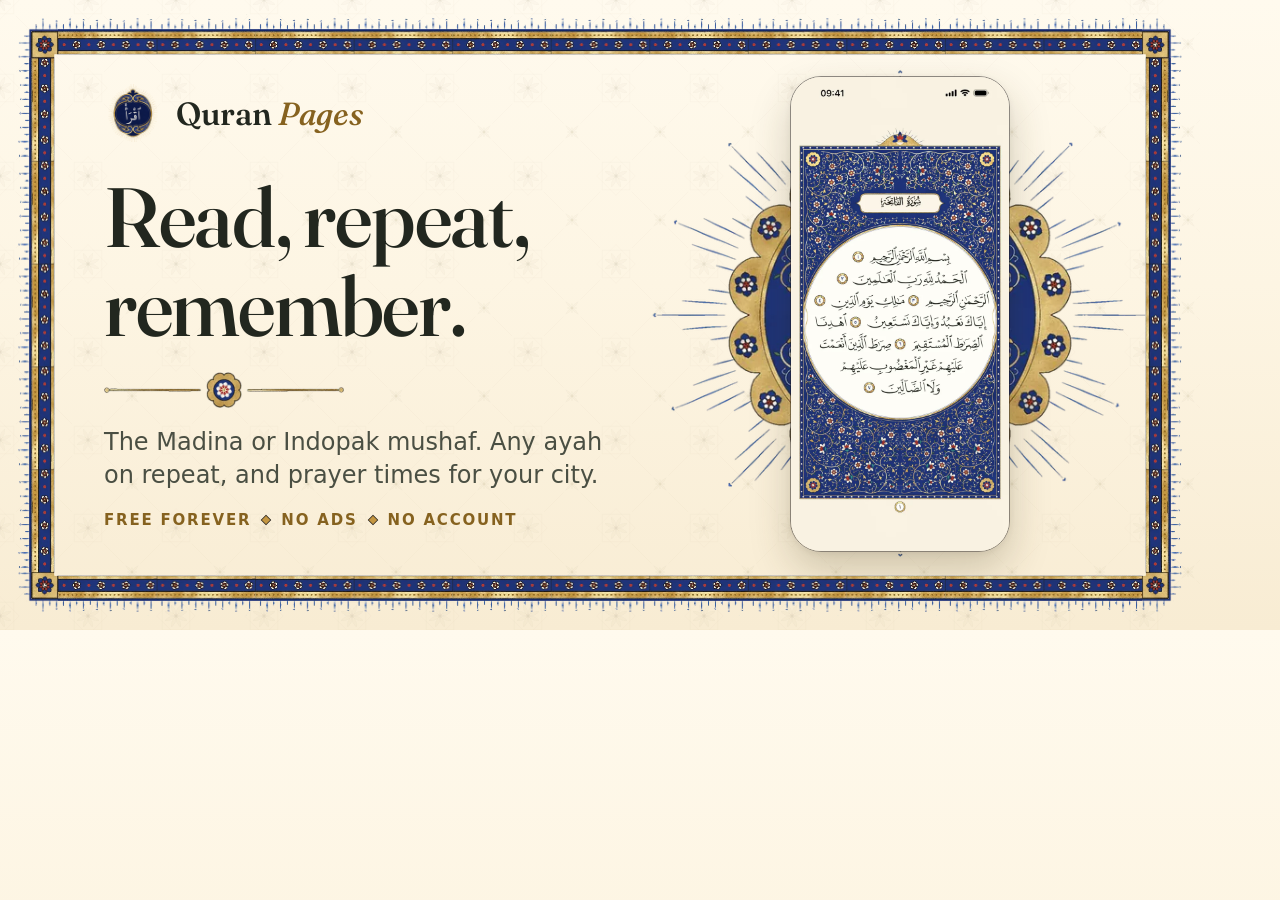
<file: og-render.html>
<!DOCTYPE html>
<html lang="en">
<head>
<meta charset="utf-8">
<!-- The share card, laid out like the 4.0 store banner: paper in the banner's
     painted border, the words on the left, the Al-Fatihah opening on the shamsa
     on the right. Render it at 1200x630, served over http:
     python3 -m http.server 8765, then
     "/Applications/Google Chrome.app/Contents/MacOS/Google Chrome" --headless=new --hide-scrollbars
       --window-size=1200,630 --screenshot=/tmp/og.png "http://localhost:8765/og-render.html"
     and save /tmp/og.png as assets/img/og.jpg at quality 88.
     The phone is a real 4.0 screen (assets/shots/fatihah), so a reshoot of that
     screen means rendering this again. -->
<style>
  @font-face { font-family:"Fraunces"; src:url("assets/fonts/Fraunces-VF.woff") format("woff"); font-weight:100 900; }
  @font-face { font-family:"Fraunces"; src:url("assets/fonts/Fraunces-Italic-VF.woff") format("woff"); font-weight:100 900; font-style:italic; }
  * { margin:0; box-sizing:border-box; }
  html, body { width:1200px; height:630px; overflow:hidden; }
  /* The app's day ground: bright cream paper lit from the top, the rosettes pressed in. */
  body { position:relative; color:#22271F; font-family:"Fraunces",Georgia,serif;
         background:linear-gradient(180deg,#FFFAEE,#FDF5E3 45%,#F8ECD3); }
  .pattern { position:absolute; inset:0; background:url("assets/art/ground-day.svg") 0 0 / 88px 88px; }
  .frame { position:absolute; inset:14px; border:44px solid transparent;
           border-image:url("assets/art/frame.webp") 113 round; }
  .in { position:absolute; left:104px; top:84px; width:580px; }
  .wm { display:flex; align-items:center; gap:14px; }
  .wm .m { width:58px; height:58px; background:url("assets/img/mark.png") center / contain no-repeat; }
  .wm .t { font-size:32px; font-weight:540; letter-spacing:-.01em; }
  .wm .t i { font-style:italic; font-weight:500; color:#86621F; }
  h1 { margin-top:30px; font-size:84px; line-height:1.06; font-weight:520; letter-spacing:-.015em; }
  .rule { display:block; width:240px; margin:22px 0 18px; }
  p { font-family:-apple-system,system-ui,sans-serif; font-size:24px; color:#4A4F43; max-width:34ch; line-height:1.4; }
  .free { margin-top:18px; font-family:-apple-system,system-ui,sans-serif; font-size:15px; letter-spacing:.12em;
          text-transform:uppercase; color:#86621F; font-weight:600; display:flex; align-items:center; gap:12px; }
  .free i { width:6px; height:6px; background:#C49641; box-shadow:0 0 0 .7px #1C1916; transform:rotate(45deg); }
  .shamsa { position:absolute; width:560px; left:620px; top:35px; }
  .phone { position:absolute; width:220px; left:790px; top:76px; border-radius:31px / 31px;
           border:1px solid rgba(28,25,22,.5); box-shadow:0 18px 40px rgba(60,48,20,.22), 0 2px 6px rgba(0,0,0,.06); }
</style>
</head>
<body>
  <div class="pattern"></div>
  <img class="shamsa" src="assets/art/shamsa.webp" alt="">
  <img class="phone" src="assets/shots/fatihah.webp" alt="">
  <div class="frame"></div>
  <div class="in">
    <div class="wm"><span class="m"></span><span class="t">Quran <i>Pages</i></span></div>
    <h1>Read, repeat, remember.</h1>
    <img class="rule" src="assets/art/rule.webp" alt="">
    <p>The Madina or Indopak mushaf. Any ayah on repeat, and prayer times for your city.</p>
    <div class="free">Free forever<i></i>No ads<i></i>No account</div>
  </div>
</body>
</html>
</file>
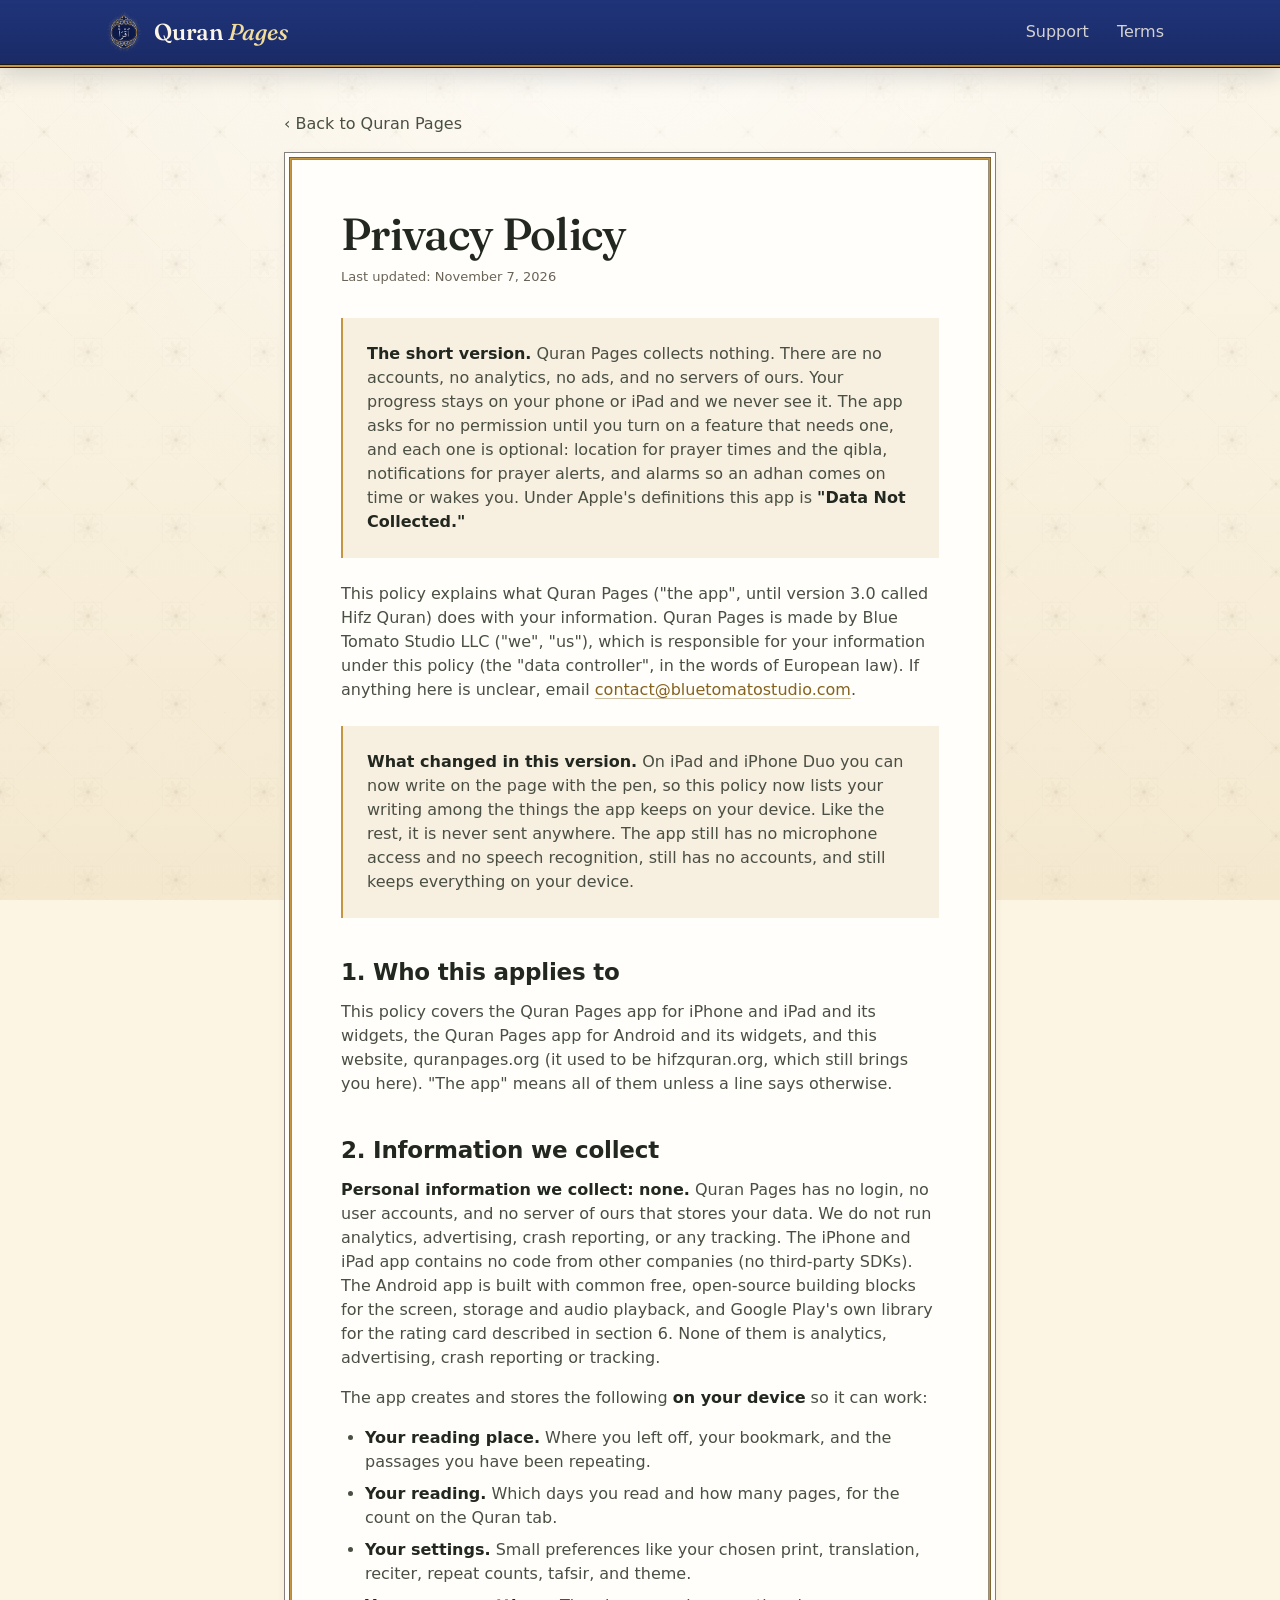
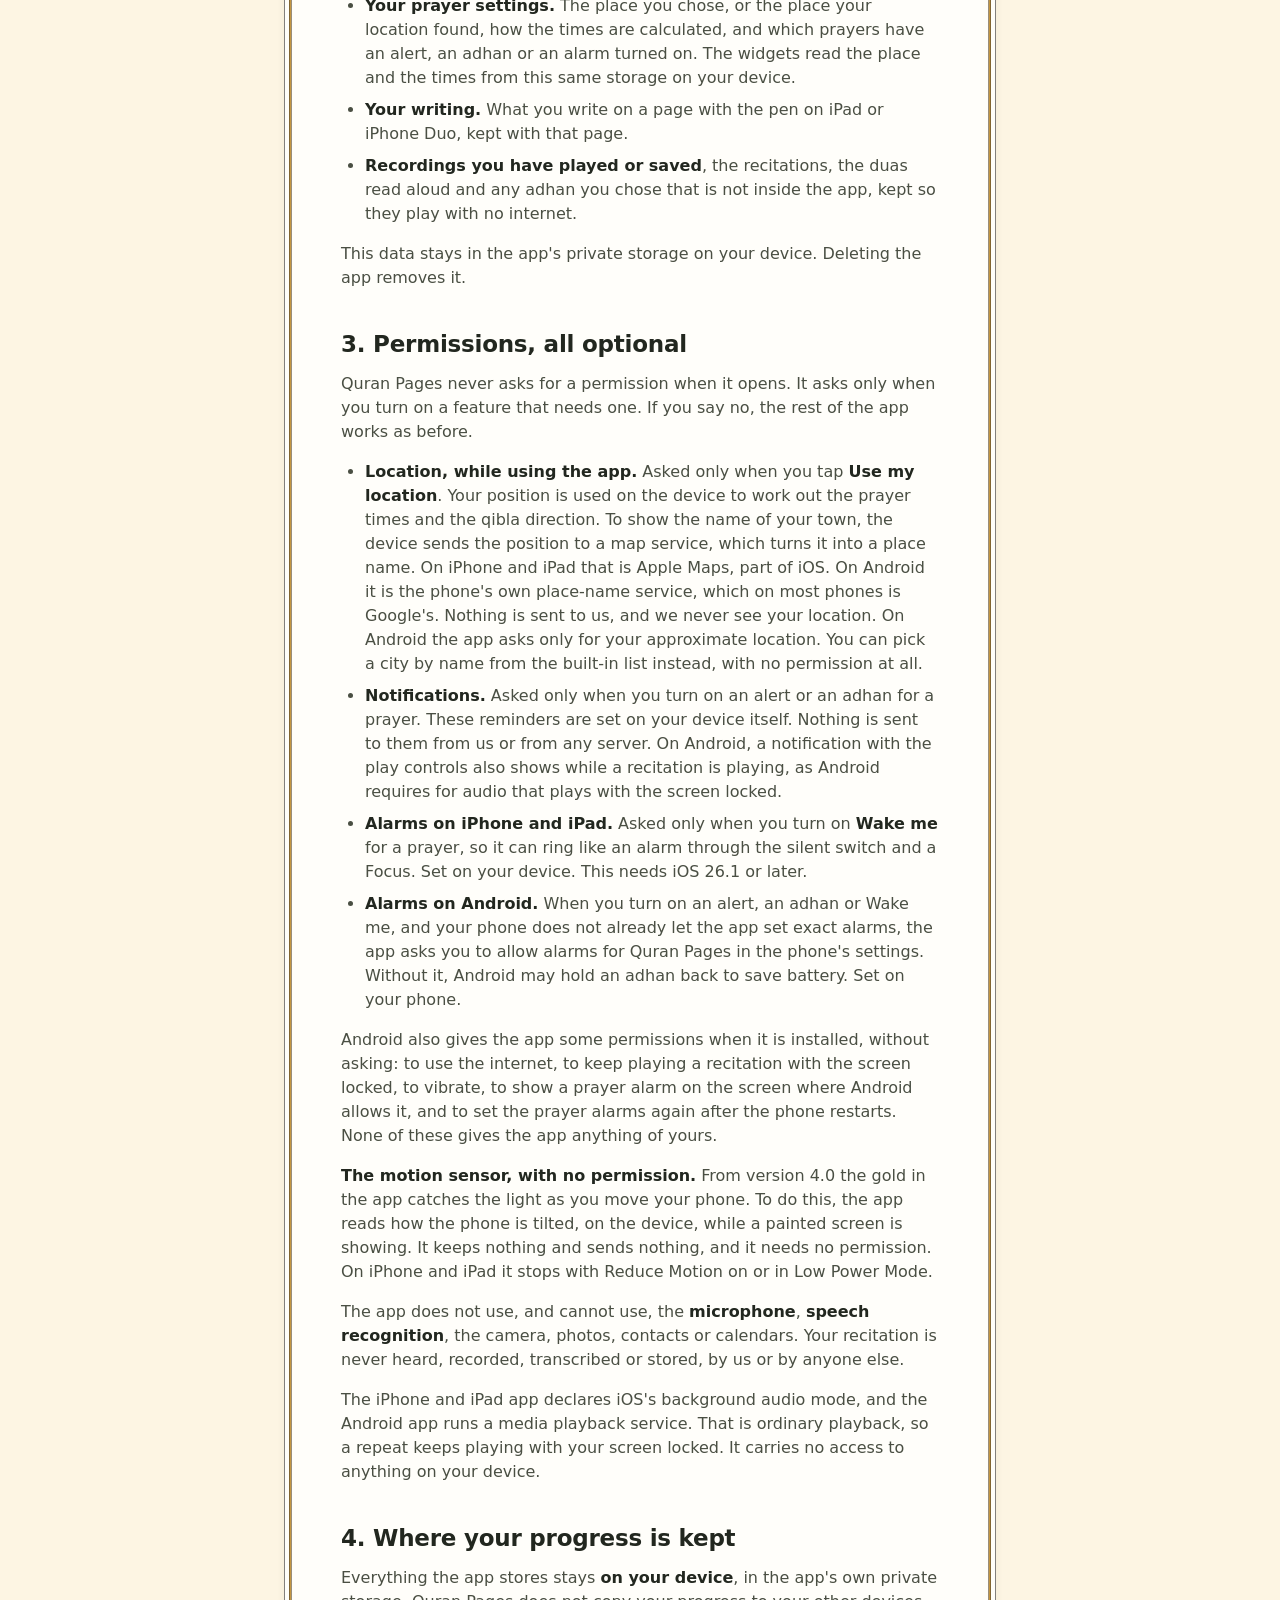
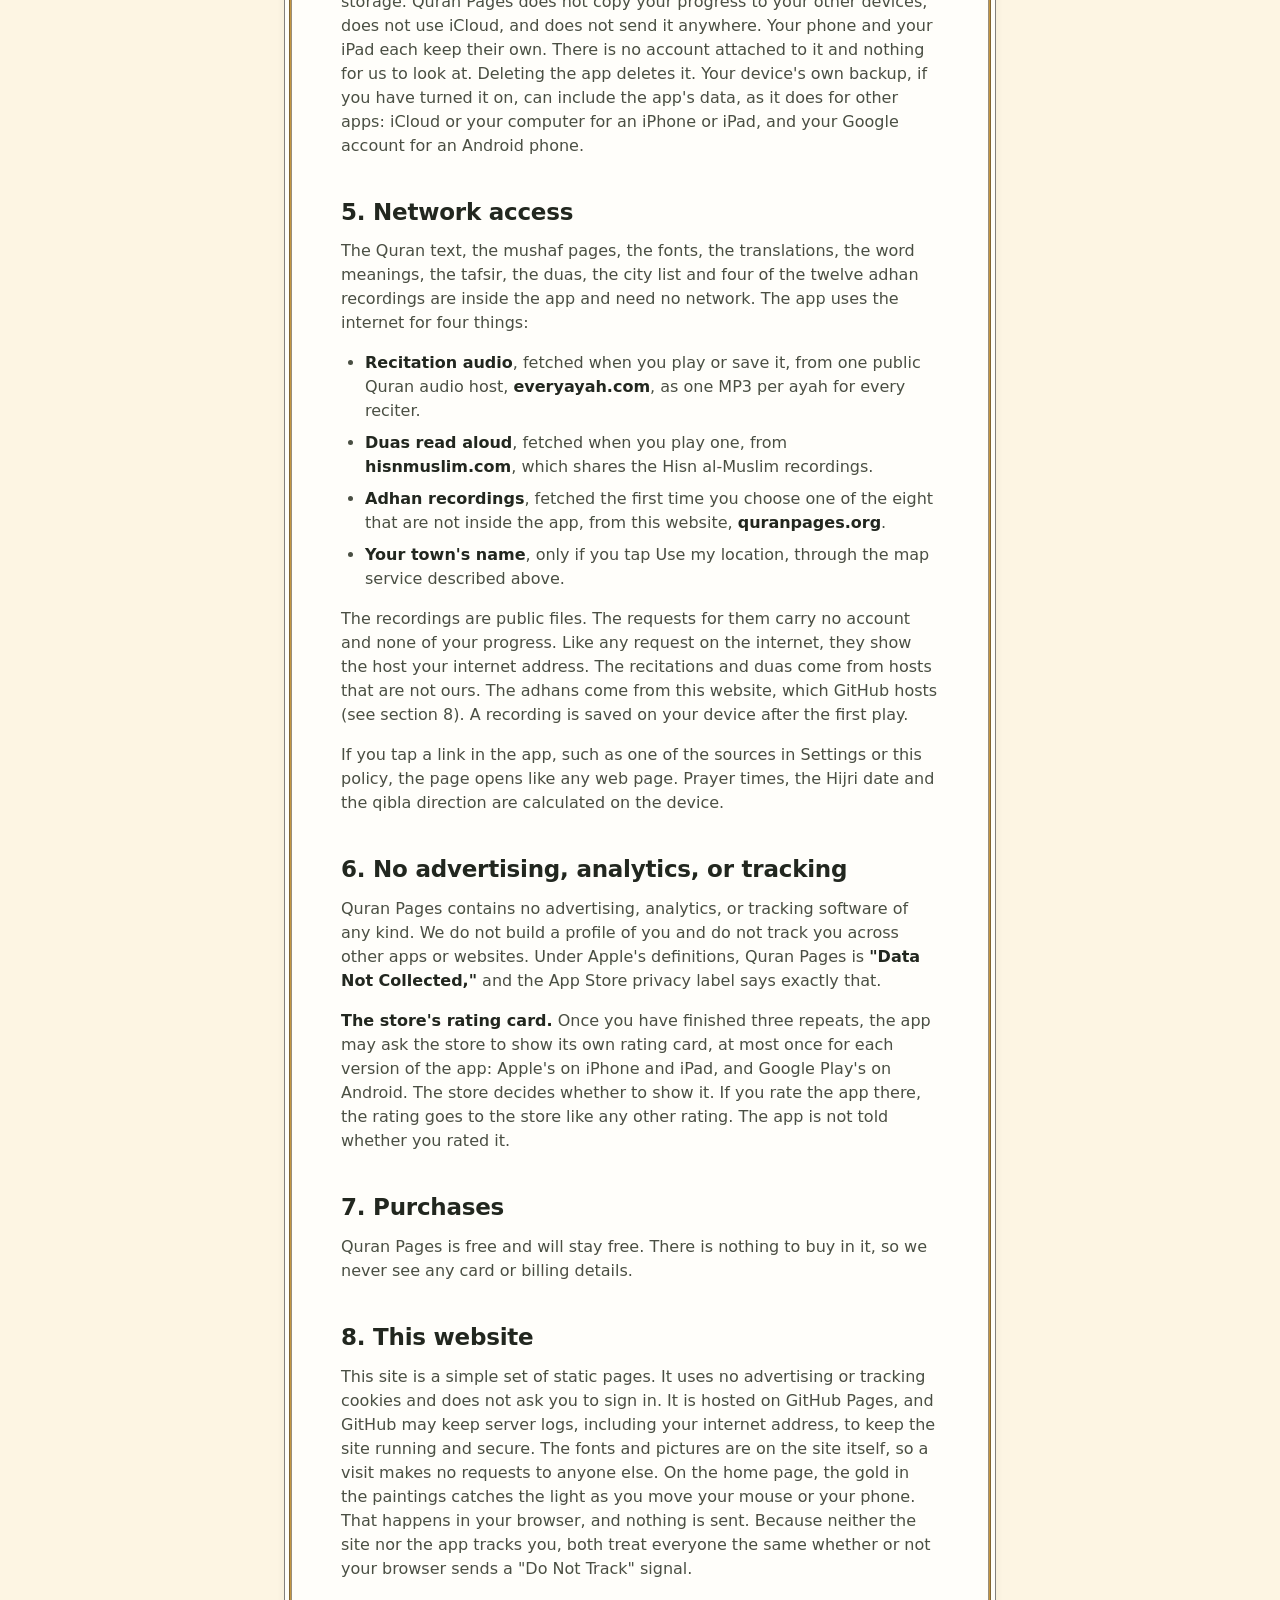
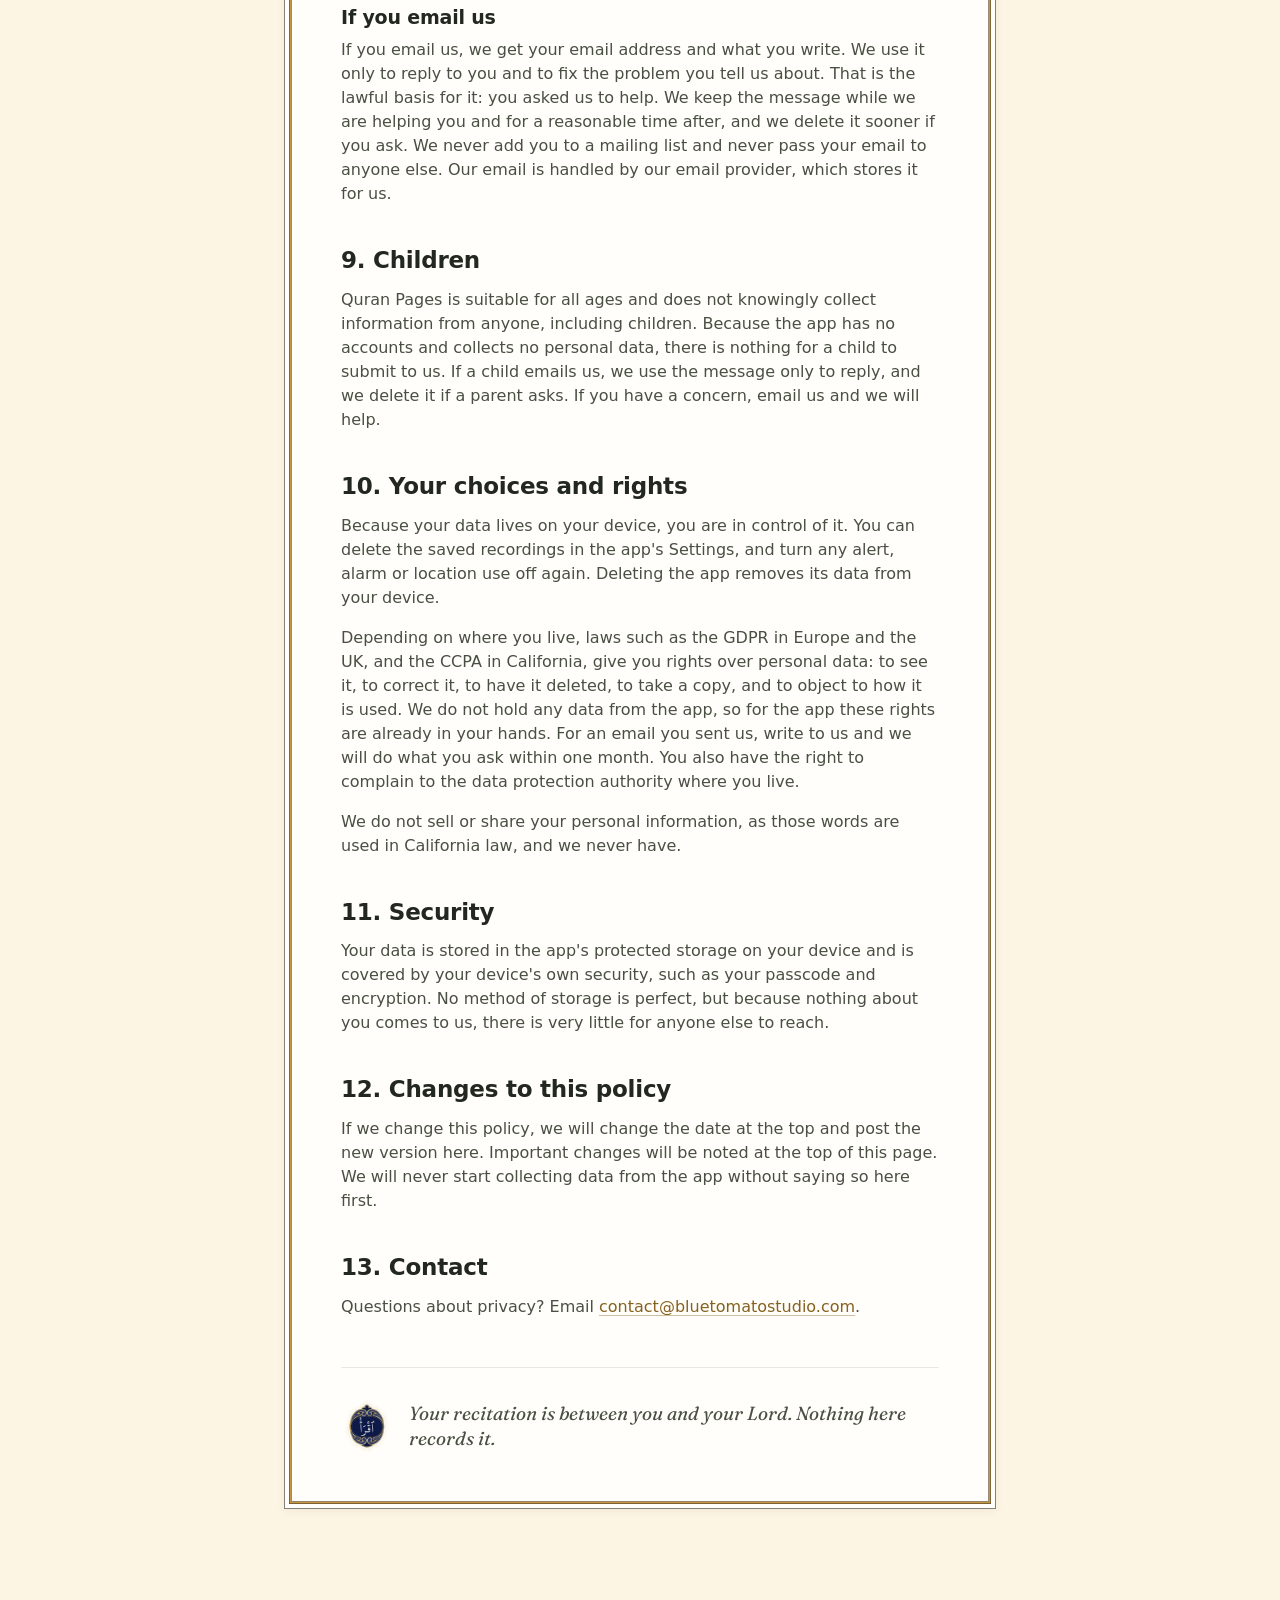
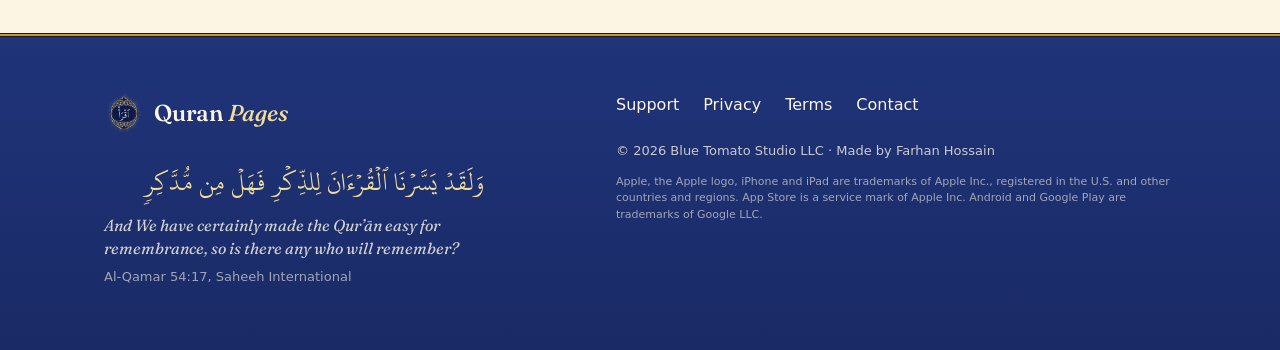
<file: privacy.html>
<!DOCTYPE html>
<html lang="en">
<head>
<meta charset="utf-8">
<meta name="viewport" content="width=device-width, initial-scale=1, viewport-fit=cover">
<title>Privacy Policy · Quran Pages</title>
<link rel="canonical" href="https://quranpages.org/privacy.html">
<meta property="og:url" content="https://quranpages.org/privacy.html">
<meta name="description" content="How Quran Pages for iPhone, iPad and Android handles your data. The short version: it collects nothing. No accounts, no analytics, no tracking. Location, notifications and alarms are optional, and asked for only when you turn a feature on.">
<link rel="icon" type="image/png" sizes="32x32" href="assets/img/favicon-32.png">
<link rel="icon" type="image/png" sizes="64x64" href="assets/img/favicon-64.png">
<link rel="apple-touch-icon" href="assets/img/apple-touch-icon.png">
<meta property="og:title" content="Privacy Policy · Quran Pages">
<meta property="og:description" content="The app collects nothing. No accounts, no analytics, no tracking. Location, notifications and alarms are optional, and asked for only when you turn a feature on.">
<meta property="og:image" content="https://quranpages.org/assets/img/og.jpg">
<meta property="og:type" content="website">
<meta name="twitter:card" content="summary_large_image">
<meta name="twitter:image" content="https://quranpages.org/assets/img/og.jpg">
<meta name="theme-color" content="#1F3479">
<script>(function(){var r=document.documentElement,t=new URLSearchParams(location.search).get("theme");if(t==="dark"||t==="light")r.classList.add(t);r.classList.add("js")})();</script>
<link rel="stylesheet" href="assets/styles.css?v=20261028c">
</head>
<body>

<div class="ground" aria-hidden="true"></div>

<header class="site-header">
  <div class="bar">
    <a class="wordmark" href="/">
      <span class="mark" aria-hidden="true"></span>
      <b>Quran <i>Pages</i></b>
    </a>
    <nav class="nav">
      <a href="support.html">Support</a>
      <a href="terms.html">Terms</a>
    </nav>
  </div>
</header>

<main class="doc">
  <a class="back" href="/">‹ Back to Quran Pages</a>
  <div class="paper card">
  <h1>Privacy Policy</h1>
  <p class="updated">Last updated: November 7, 2026</p>

  <div class="callout">
    <p><strong>The short version.</strong> Quran Pages collects nothing. There are no accounts, no analytics,
    no ads, and no servers of ours. Your progress stays on your phone or iPad and we never see it. The app asks
    for no permission until you turn on a feature that needs one, and each one is optional: location for prayer
    times and the qibla, notifications for prayer alerts, and alarms so an adhan comes on time or wakes you.
    Under Apple's definitions this app is <strong>"Data Not Collected."</strong></p>
  </div>

  <p>This policy explains what Quran Pages ("the app", until version 3.0 called Hifz Quran) does with your information. Quran Pages is
  made by Blue Tomato Studio LLC ("we", "us"), which is responsible for your information under this policy (the "data controller",
  in the words of European law). If anything here is unclear, email
  <a href="mailto:contact@bluetomatostudio.com">contact@bluetomatostudio.com</a>.</p>

  <div class="callout">
    <p><strong>What changed in this version.</strong> On iPad and iPhone Duo you can now write on the page with
    the pen, so this policy now lists your writing among the things the app keeps on your device. Like the rest,
    it is never sent anywhere. The app still has no microphone access and no speech recognition, still has no
    accounts, and still keeps everything on your device.</p>
  </div>

  <h2>1. Who this applies to</h2>
  <p>This policy covers the Quran Pages app for iPhone and iPad and its widgets, the Quran Pages app for Android
  and its widgets, and this website, quranpages.org (it used to be hifzquran.org, which still brings you here). "The app" means all of them unless a line says otherwise.</p>

  <h2>2. Information we collect</h2>
  <p><strong>Personal information we collect: none.</strong> Quran Pages has no login, no user accounts, and no
  server of ours that stores your data. We do not run analytics, advertising, crash reporting, or any tracking.
  The iPhone and iPad app contains no code from other companies (no third-party SDKs). The Android app is built
  with common free, open-source building blocks for the screen, storage and audio playback, and Google Play's own library for the rating card
  described in section 6. None of them is analytics, advertising, crash reporting or tracking.</p>
  <p>The app creates and stores the following <strong>on your device</strong> so it can work:</p>
  <ul>
    <li><strong>Your reading place.</strong> Where you left off, your bookmark, and the passages you have been
    repeating.</li>
    <li><strong>Your reading.</strong> Which days you read and how many pages, for the count on the Quran tab.</li>
    <li><strong>Your settings.</strong> Small preferences like your chosen print, translation, reciter, repeat
    counts, tafsir, and theme.</li>
    <li><strong>Your prayer settings.</strong> The place you chose, or the place your location found, how the
    times are calculated, and which prayers have an alert, an adhan or an alarm turned on. The widgets read the
    place and the times from this same storage on your device.</li>
    <li><strong>Your writing.</strong> What you write on a page with the pen on iPad or iPhone Duo, kept with
    that page.</li>
    <li><strong>Recordings you have played or saved</strong>, the recitations, the duas read aloud and any adhan
    you chose that is not inside the app, kept so they play with no internet.</li>
  </ul>
  <p>This data stays in the app's private storage on your device. Deleting the app removes it.</p>

  <h2>3. Permissions, all optional</h2>
  <p>Quran Pages never asks for a permission when it opens. It asks only when you turn on a feature that needs one.
  If you say no, the rest of the app works as before.</p>
  <ul>
    <li><strong>Location, while using the app.</strong> Asked only when you tap <strong>Use my location</strong>.
    Your position is used on the device to work out the prayer times and the qibla direction. To show the name of
    your town, the device sends the position to a map service, which turns it into a place name. On iPhone and
    iPad that is Apple Maps, part of iOS. On Android it is the phone's own place-name service, which on most
    phones is Google's. Nothing is sent to us, and we never see your location. On Android the app asks only for
    your approximate location. You can pick a city by name from the built-in list instead, with no permission at
    all.</li>
    <li><strong>Notifications.</strong> Asked only when you turn on an alert or an adhan for a prayer. These
    reminders are set on your device itself. Nothing is sent to them from us or from any server. On Android, a notification with the
    play controls also shows while a recitation is playing, as Android requires for audio that plays with the
    screen locked.</li>
    <li><strong>Alarms on iPhone and iPad.</strong> Asked only when you turn on <strong>Wake me</strong> for a
    prayer, so it can ring like an alarm through the silent switch and a Focus. Set on your device. This needs
    iOS 26.1 or later.</li>
    <li><strong>Alarms on Android.</strong> When you turn on an alert, an adhan or Wake me, and your phone does
    not already let the app set exact alarms, the app asks you to allow alarms for Quran Pages in the phone's
    settings. Without it, Android may hold an adhan back to save battery. Set on your phone.</li>
  </ul>
  <p>Android also gives the app some permissions when it is installed, without asking: to use the internet, to
  keep playing a recitation with the screen locked, to vibrate, to show a prayer alarm on the screen where
  Android allows it, and to set the prayer alarms again after the phone restarts. None of these gives the app
  anything of yours.</p>
  <p><strong>The motion sensor, with no permission.</strong> From version 4.0 the gold in the app catches the
  light as you move your phone. To do this, the app reads how the phone is tilted, on the device, while a painted
  screen is showing. It keeps nothing and sends nothing, and it needs no permission. On iPhone and iPad it stops
  with Reduce Motion on or in Low Power Mode.</p>
  <p>The app does not use, and cannot use, the <strong>microphone</strong>, <strong>speech recognition</strong>, the
  camera, photos, contacts or calendars. Your recitation is never heard, recorded, transcribed or stored, by us
  or by anyone else.</p>
  <p>The iPhone and iPad app declares iOS's background audio mode, and the Android app runs a media playback
  service. That is ordinary playback, so a repeat keeps playing with your screen locked. It carries no access to
  anything on your device.</p>

  <h2>4. Where your progress is kept</h2>
  <p>Everything the app stores stays <strong>on your device</strong>, in the app's own private storage. Quran Pages
  does not copy your progress to your other devices, does not use iCloud, and does not send it anywhere. Your phone and your iPad each keep
  their own. There is no account attached to it and nothing for us to look at. Deleting the app deletes it. Your
  device's own backup, if you have turned it on, can include the app's data, as it does for other apps: iCloud
  or your computer for an iPhone or iPad, and your Google account for an Android phone.</p>

  <h2>5. Network access</h2>
  <p>The Quran text, the mushaf pages, the fonts, the translations, the word meanings, the tafsir, the duas, the city list and
  four of the twelve adhan recordings are inside the app and need no network. The app uses the internet for four things:</p>
  <ul>
    <li><strong>Recitation audio</strong>, fetched when you play or save it, from one public Quran audio host,
    <strong>everyayah.com</strong>, as one MP3 per ayah for every reciter.</li>
    <li><strong>Duas read aloud</strong>, fetched when you play one, from <strong>hisnmuslim.com</strong>, which
    shares the Hisn al-Muslim recordings.</li>
    <li><strong>Adhan recordings</strong>, fetched the first time you choose one of the eight that are not inside
    the app, from this website, <strong>quranpages.org</strong>.</li>
    <li><strong>Your town's name</strong>, only if you tap Use my location, through the map service described
    above.</li>
  </ul>
  <p>The recordings are public files. The requests for them carry no account and none of your progress. Like any
  request on the internet, they show the host your internet address. The recitations and duas come from hosts that
  are not ours. The adhans come from this website, which GitHub hosts (see section 8). A recording is saved on your
  device after the first play.</p>
  <p>If you tap a link in the app, such as one of the sources in Settings or this policy, the page opens like any
  web page. Prayer times, the Hijri date and the qibla direction are calculated on the device.</p>

  <h2>6. No advertising, analytics, or tracking</h2>
  <p>Quran Pages contains no advertising, analytics, or tracking software of any kind. We do not build a profile
  of you and do not track you across other apps or websites. Under Apple's definitions, Quran Pages is
  <strong>"Data Not Collected,"</strong> and the App Store privacy label says exactly that.</p>
  <p><strong>The store's rating card.</strong> Once you have finished three repeats, the app may ask the store
  to show its own rating card, at most once for each version of the app: Apple's on iPhone and iPad, and
  Google Play's on Android. The store decides whether to show it. If you rate the app there, the rating goes to
  the store like any other rating. The app is not told whether you rated it.</p>

  <h2>7. Purchases</h2>
  <p>Quran Pages is free and will stay free. There is nothing to buy in it, so we never see any card or billing
  details.</p>

  <h2>8. This website</h2>
  <p>This site is a simple set of static pages. It uses no advertising or tracking cookies and does not ask you to
  sign in. It is hosted on GitHub Pages, and GitHub may keep server logs, including your internet address, to keep
  the site running and secure. The fonts and pictures are on the site itself, so a visit makes no requests to
  anyone else. On the home page, the gold in the paintings catches the light as you move your mouse or your
  phone. That happens in your browser, and nothing is sent. Because neither the site nor the app tracks you, both treat everyone the same whether or not your
  browser sends a "Do Not Track" signal.</p>

  <h3>If you email us</h3>
  <p>If you email us, we get your email address and what you write. We use it only to reply to you and to fix the
  problem you tell us about. That is the lawful basis for it: you asked us to help. We keep the message while we
  are helping you and for a reasonable time after, and we delete it sooner if you ask. We never add you to a
  mailing list and never pass your email to anyone else. Our email is handled by our email provider, which stores
  it for us.</p>

  <h2>9. Children</h2>
  <p>Quran Pages is suitable for all ages and does not knowingly collect information from anyone, including
  children. Because the app has no accounts and collects no personal data, there is nothing for a child to submit
  to us. If a child emails us, we use the message only to reply, and we delete it if a parent asks. If you have a
  concern, email us and we will help.</p>

  <h2>10. Your choices and rights</h2>
  <p>Because your data lives on your device, you are in control of it. You can delete the saved recordings in the
  app's Settings, and turn any alert, alarm or location use off again. Deleting the app removes its data from
  your device.</p>
  <p>Depending on where you live, laws such as the GDPR in Europe and the UK, and the CCPA in California, give you
  rights over personal data: to see it, to correct it, to have it deleted, to take a copy, and to object to how it
  is used. We do not hold any data from the app, so for the app these rights are already in your hands. For an
  email you sent us, write to us and we will do what you ask within one month. You also have the right to
  complain to the data protection authority where you live.</p>
  <p>We do not sell or share your personal information, as those words are used in California law, and we never
  have.</p>

  <h2>11. Security</h2>
  <p>Your data is stored in the app's protected storage on your device and is covered by your device's own
  security, such as your passcode and encryption. No method of storage is perfect, but because nothing about you
  comes to us, there is very little for anyone else to reach.</p>

  <h2>12. Changes to this policy</h2>
  <p>If we change this policy, we will change the date at the top and post the new version here. Important changes
  will be noted at the top of this page. We will never start collecting data from the app without saying so here
  first.</p>

  <h2>13. Contact</h2>
  <p>Questions about privacy? Email <a href="mailto:contact@bluetomatostudio.com">contact@bluetomatostudio.com</a>.</p>

  <div class="signoff">
    <span class="mark" aria-hidden="true"></span>
    <p>Your recitation is between you and your Lord. Nothing here records it.</p>
  </div>
  </div>
</main>

<footer class="site-footer">
  <div class="wrap foot-grid">
    <div>
      <a class="wordmark" href="/">
        <span class="mark" aria-hidden="true"></span>
        <b>Quran <i>Pages</i></b>
      </a>
      <figure class="foot-ayah">
        <p class="ar" lang="ar" dir="rtl">وَلَقَدۡ يَسَّرۡنَا ٱلۡقُرۡءَانَ لِلذِّكۡرِ فَهَلۡ مِن مُّدَّكِرٖ</p>
        <p class="en">And We have certainly made the Qur’ān easy for remembrance, so is there any who will remember?</p>
        <p class="ref">Al-Qamar 54:17, Saheeh International</p>
      </figure>
    </div>
    <div>
      <div class="foot-links">
        <a href="support.html">Support</a>
        <a href="privacy.html">Privacy</a>
        <a href="terms.html">Terms</a>
        <a href="mailto:contact@bluetomatostudio.com">Contact</a>
      </div>
      <p class="foot-note">© 2026 Blue Tomato Studio LLC · Made by Farhan Hossain</p>
      <p class="foot-note">Apple, the Apple logo, iPhone and iPad are trademarks of Apple Inc., registered in the U.S. and other countries and regions. App Store is a service mark of Apple Inc. Android and Google Play are trademarks of Google LLC.</p>
    </div>
  </div>
</footer>

<script src="assets/site.js?v=20261028"></script>
</body>
</html>
</file>
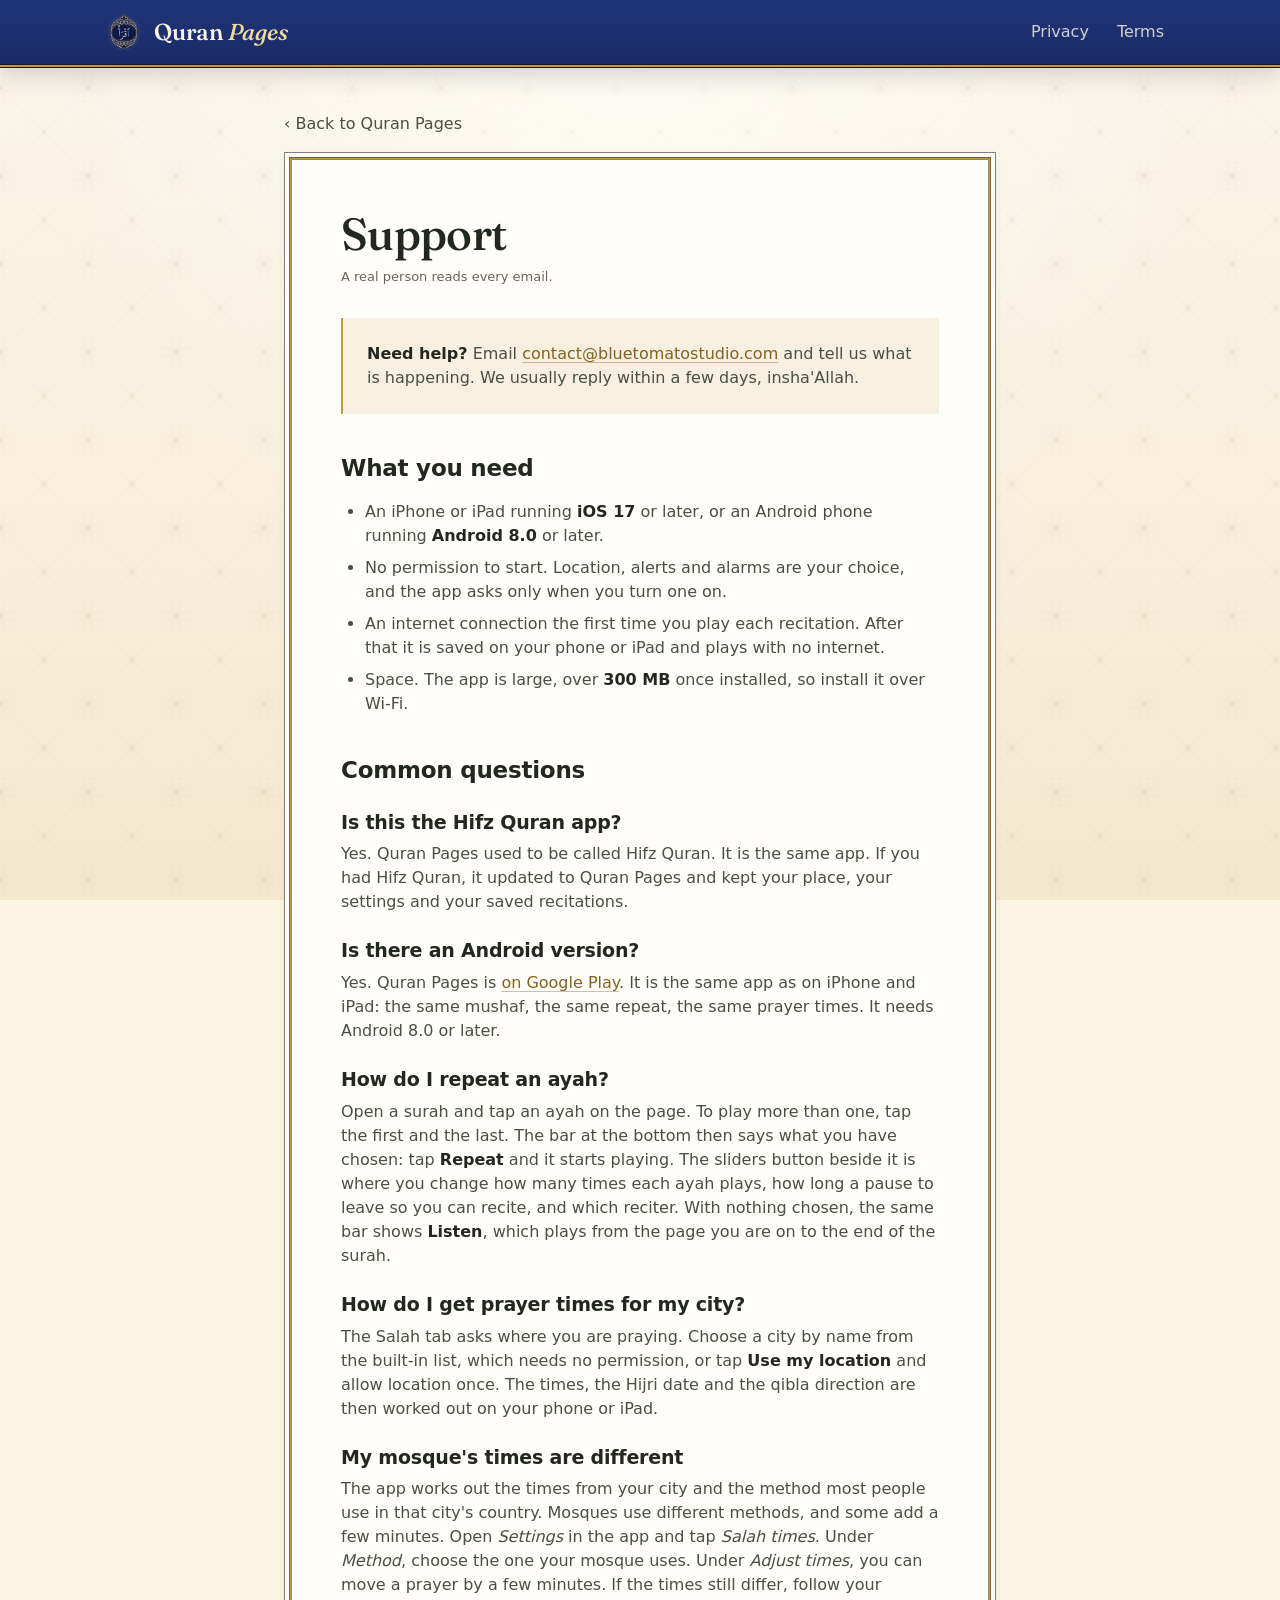
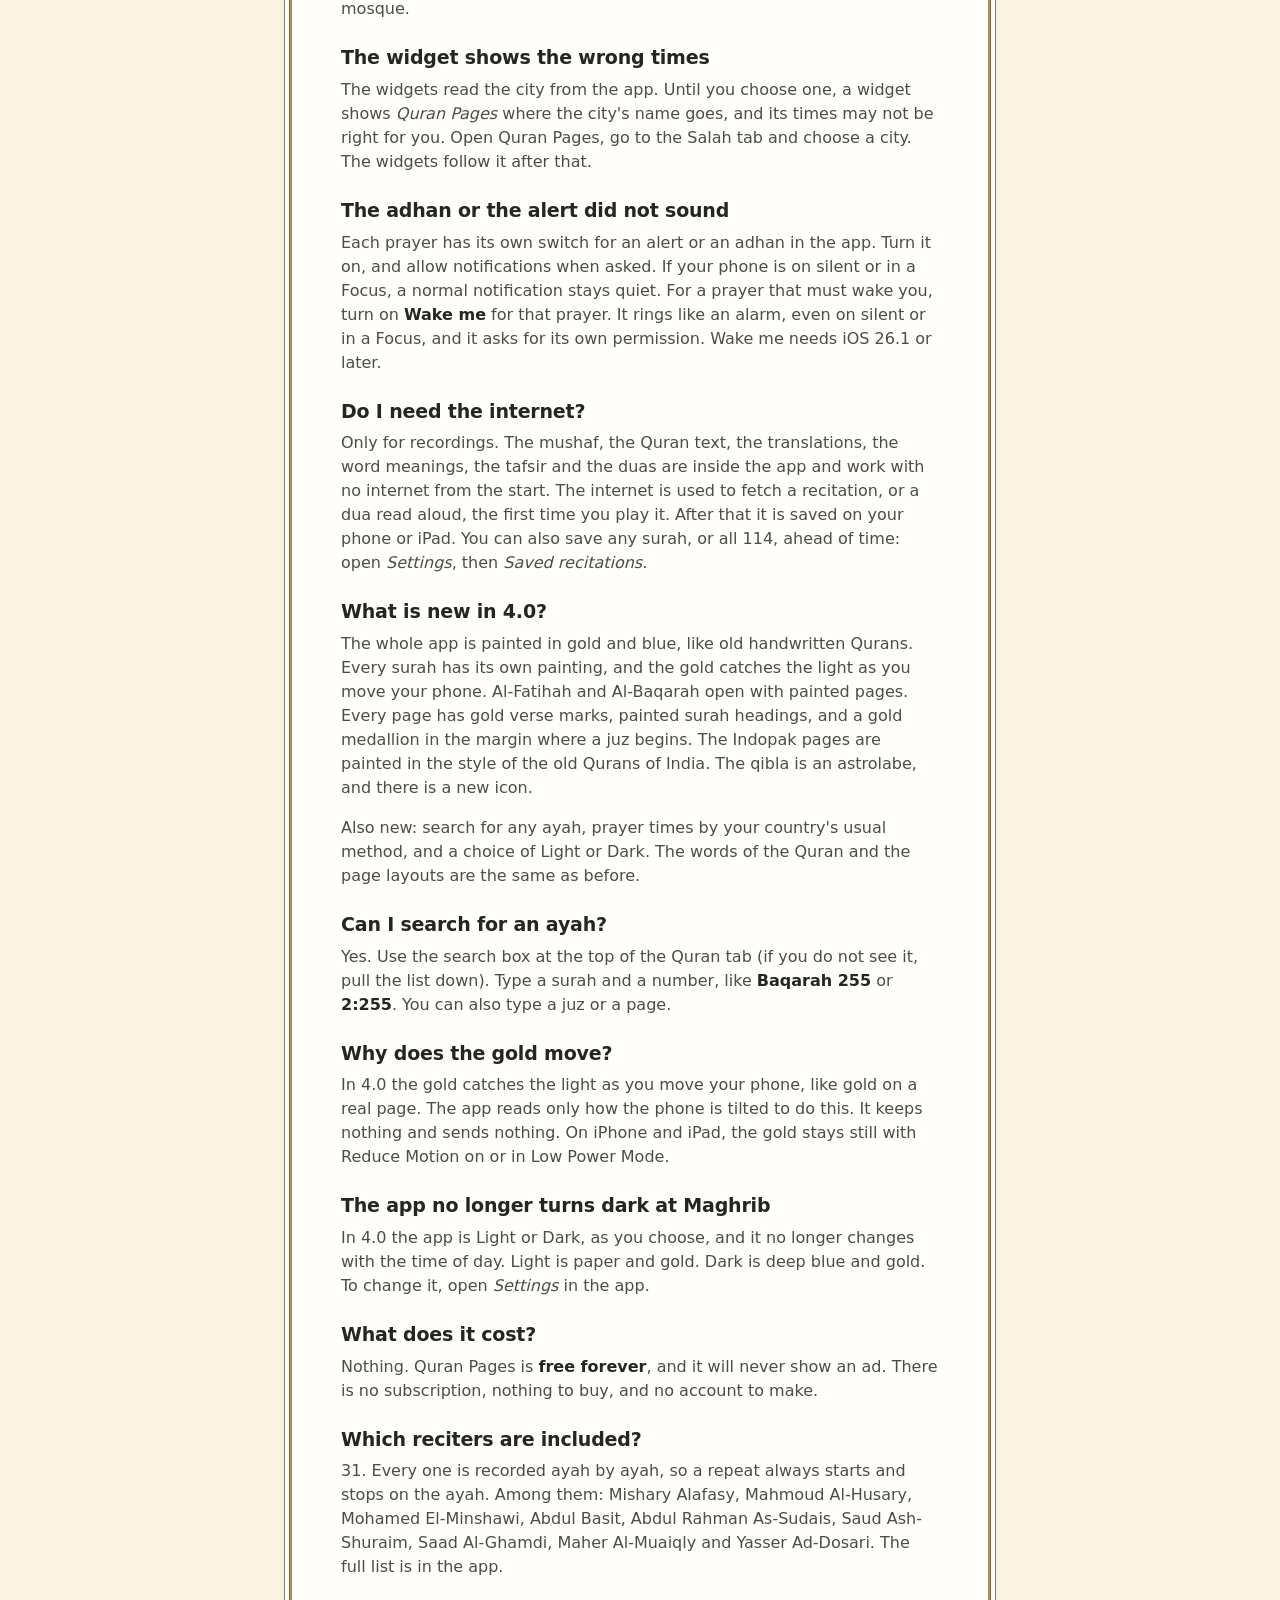
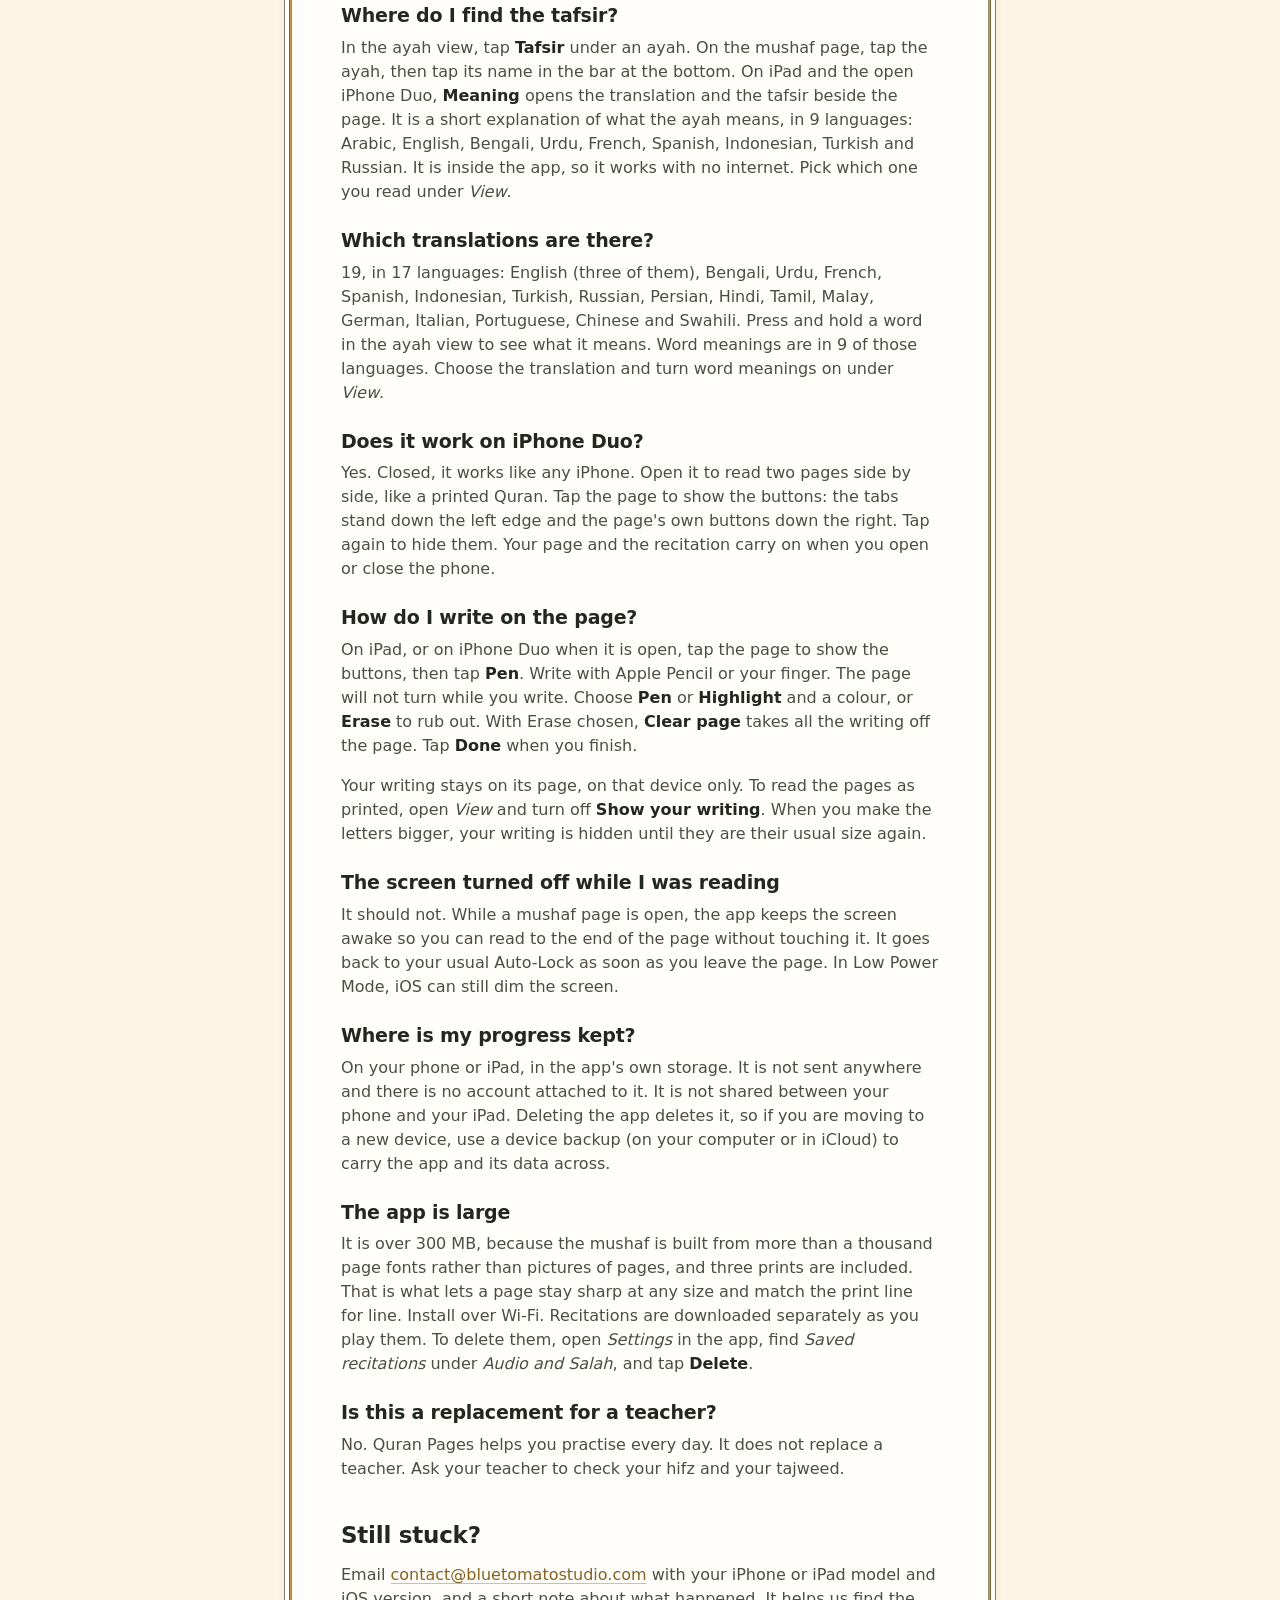
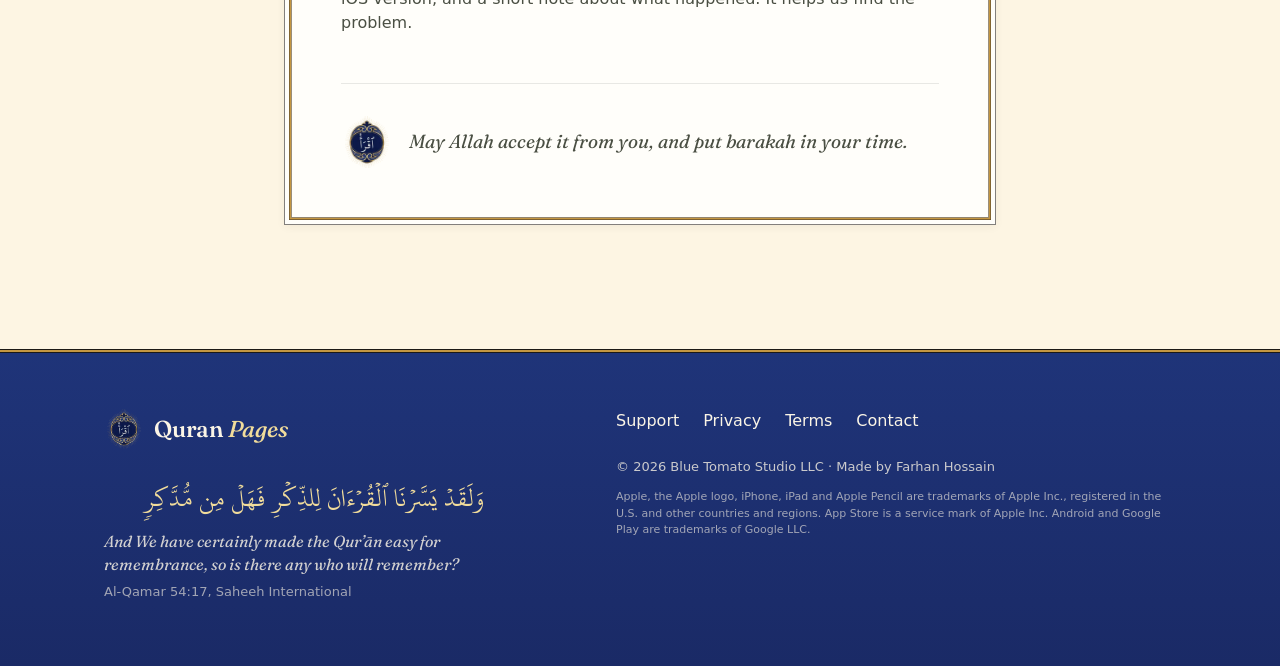
<file: support.html>
<!DOCTYPE html>
<html lang="en">
<head>
<meta charset="utf-8">
<meta name="viewport" content="width=device-width, initial-scale=1, viewport-fit=cover">
<title>Support · Quran Pages</title>
<link rel="canonical" href="https://quranpages.org/support.html">
<meta property="og:url" content="https://quranpages.org/support.html">
<meta name="description" content="Help with Quran Pages for iPhone, iPad and Android: repeating an ayah, tafsir and translations, prayer times, widgets, reciters, Android, and where your progress is kept.">
<link rel="icon" type="image/png" sizes="32x32" href="assets/img/favicon-32.png">
<link rel="icon" type="image/png" sizes="64x64" href="assets/img/favicon-64.png">
<link rel="apple-touch-icon" href="assets/img/apple-touch-icon.png">
<meta property="og:title" content="Support · Quran Pages">
<meta property="og:description" content="Help with Quran Pages. A real person reads every email.">
<meta property="og:image" content="https://quranpages.org/assets/img/og.jpg">
<meta property="og:type" content="website">
<meta name="twitter:card" content="summary_large_image">
<meta name="twitter:image" content="https://quranpages.org/assets/img/og.jpg">
<meta name="theme-color" content="#1F3479">
<meta name="apple-itunes-app" content="app-id=6792413377">
<script>(function(){var r=document.documentElement,t=new URLSearchParams(location.search).get("theme");if(t==="dark"||t==="light")r.classList.add(t);r.classList.add("js")})();</script>
<link rel="stylesheet" href="assets/styles.css?v=20261028c">
</head>
<body>

<div class="ground" aria-hidden="true"></div>

<header class="site-header">
  <div class="bar">
    <a class="wordmark" href="/">
      <span class="mark" aria-hidden="true"></span>
      <b>Quran <i>Pages</i></b>
    </a>
    <nav class="nav">
      <a href="privacy.html">Privacy</a>
      <a href="terms.html">Terms</a>
    </nav>
  </div>
</header>

<main class="doc">
  <a class="back" href="/">‹ Back to Quran Pages</a>
  <div class="paper card">
  <h1>Support</h1>
  <p class="updated">A real person reads every email.</p>

  <div class="callout">
    <p><strong>Need help?</strong> Email <a href="mailto:contact@bluetomatostudio.com?subject=Quran%20Pages%20support">contact@bluetomatostudio.com</a>
    and tell us what is happening. We usually reply within a few days, insha'Allah.</p>
  </div>

  <h2>What you need</h2>
  <ul>
    <li>An iPhone or iPad running <strong>iOS 17</strong> or later, or an Android phone running
    <strong>Android 8.0</strong> or later.</li>
    <li>No permission to start. Location, alerts and alarms are your choice, and the app asks only when you
    turn one on.</li>
    <li>An internet connection the first time you play each recitation. After that it is saved on your phone or
    iPad and plays with no internet.</li>
    <li>Space. The app is large, over <strong>300 MB</strong> once installed, so install it over Wi-Fi.</li>
  </ul>

  <h2>Common questions</h2>

  <h3>Is this the Hifz Quran app?</h3>
  <p>Yes. Quran Pages used to be called Hifz Quran. It is the same app. If you had Hifz Quran, it updated to
  Quran Pages and kept your place, your settings and your saved recitations.</p>

  <h3>Is there an Android version?</h3>
  <p>Yes. Quran Pages is <a href="https://play.google.com/store/apps/details?id=com.hifzquran.app">on Google Play</a>. It is the same app as on iPhone and iPad: the
  same mushaf, the same repeat, the same prayer times. It needs Android 8.0 or later.</p>

  <h3>How do I repeat an ayah?</h3>
  <p>Open a surah and tap an ayah on the page. To play more than one, tap the first and the last. The bar at the bottom then
  says what you have chosen: tap <strong>Repeat</strong> and it starts playing. The sliders button beside it is
  where you change how many times each ayah plays, how long a pause to leave so you can recite, and which
  reciter. With nothing chosen, the same bar shows <strong>Listen</strong>, which plays from the page you are on
  to the end of the surah.</p>


  <h3>How do I get prayer times for my city?</h3>
  <p>The Salah tab asks where you are praying. Choose a city by name from the built-in list, which needs no
  permission, or tap <strong>Use my location</strong> and allow location once. The times, the Hijri date and the
  qibla direction are then worked out on your phone or iPad.</p>

  <h3>My mosque's times are different</h3>
  <p>The app works out the times from your city and the method most people use in that city's country. Mosques
  use different methods, and some add a few minutes. Open <em>Settings</em> in the app and tap <em>Salah times</em>. Under <em>Method</em>, choose the one your mosque uses. Under
  <em>Adjust times</em>, you can move a prayer by a few minutes. If the times still differ, follow your mosque.</p>

  <h3>The widget shows the wrong times</h3>
  <p>The widgets read the city from the app. Until you choose one, a widget shows <em>Quran Pages</em> where the
  city's name goes, and its times may not be right for you. Open Quran Pages, go to the Salah tab and choose a
  city. The widgets follow it after that.</p>

  <h3>The adhan or the alert did not sound</h3>
  <p>Each prayer has its own switch for an alert or an adhan in the app. Turn it on, and allow notifications when
  asked. If your phone is on silent or in a Focus, a normal notification stays quiet. For a prayer that must wake
  you, turn on <strong>Wake me</strong> for that prayer. It rings like an alarm, even on silent or in a Focus,
  and it asks for its own permission. Wake me needs iOS 26.1 or later.</p>

  <h3>Do I need the internet?</h3>
  <p>Only for recordings. The mushaf, the Quran text, the translations, the word meanings, the tafsir and the duas
  are inside the app and work with no internet from the start. The internet is used to fetch a recitation, or a dua read
  aloud, the first time you play it. After that it is saved on your phone or iPad. You can also save any surah, or all
  114, ahead of time: open <em>Settings</em>, then <em>Saved recitations</em>.</p>

  <h3>What is new in 4.0?</h3>
  <p>The whole app is painted in gold and blue, like old handwritten Qurans. Every surah has its own painting, and the gold catches the
  light as you move your phone. Al-Fatihah and Al-Baqarah open with painted pages. Every page has gold verse marks,
  painted surah headings, and a gold medallion in the margin where a juz begins. The Indopak pages are painted in
  the style of the old Qurans of India. The qibla is an astrolabe, and there is a new icon.</p>
  <p>Also new: search for any ayah, prayer times by your country's usual method, and a choice of Light or Dark.
  The words of the Quran and the page layouts are the same as before.</p>

  <h3>Can I search for an ayah?</h3>
  <p>Yes. Use the search box at the top of the Quran tab (if you do not see it, pull the list down). Type a surah
  and a number, like <strong>Baqarah 255</strong> or <strong>2:255</strong>. You can also type a juz or a page.</p>

  <h3>Why does the gold move?</h3>
  <p>In 4.0 the gold catches the light as you move your phone, like gold on a real page. The app reads only how
  the phone is tilted to do this. It keeps nothing and sends nothing. On iPhone and iPad, the gold stays still
  with Reduce Motion on or in Low Power Mode.</p>

  <h3>The app no longer turns dark at Maghrib</h3>
  <p>In 4.0 the app is Light or Dark, as you choose, and it no longer changes with the time of day. Light is paper
  and gold. Dark is deep blue and gold. To change it, open <em>Settings</em> in the app.</p>

  <h3>What does it cost?</h3>
  <p>Nothing. Quran Pages is <strong>free forever</strong>, and it will never show an ad. There is no subscription,
  nothing to buy, and no account to make.</p>

  <h3>Which reciters are included?</h3>
  <p>31. Every one is recorded ayah by ayah, so a repeat always starts and stops on the ayah. Among
  them: Mishary Alafasy, Mahmoud Al-Husary, Mohamed El-Minshawi, Abdul Basit, Abdul Rahman As-Sudais, Saud
  Ash-Shuraim, Saad Al-Ghamdi, Maher Al-Muaiqly and Yasser Ad-Dosari. The full list is in the app.</p>


  <h3>Where do I find the tafsir?</h3>
  <p>In the ayah view, tap <strong>Tafsir</strong> under an ayah. On the mushaf page, tap the ayah, then tap its
  name in the bar at the bottom. On iPad and the open iPhone Duo, <strong>Meaning</strong> opens the translation
  and the tafsir beside the page. It is a short explanation of what the ayah means, in 9 languages: Arabic, English,
  Bengali, Urdu, French, Spanish, Indonesian, Turkish and Russian. It is inside the app, so it works with no
  internet. Pick which one you read under <em>View</em>.</p>

  <h3>Which translations are there?</h3>
  <p>19, in 17 languages: English (three of them), Bengali, Urdu, French, Spanish, Indonesian,
  Turkish, Russian, Persian, Hindi, Tamil, Malay, German, Italian, Portuguese, Chinese and Swahili.
  Press and hold a word in the ayah view to see what it means. Word meanings are in 9 of those languages. Choose the
  translation and turn word meanings on under <em>View</em>.</p>

  <h3>Does it work on iPhone Duo?</h3>
  <p>Yes. Closed, it works like any iPhone. Open it to read two pages side by side, like a printed Quran. Tap the
  page to show the buttons: the tabs stand down the left edge and the page's own buttons down the right. Tap again
  to hide them. Your page and the recitation carry on when you open or close the phone.</p>

  <h3>How do I write on the page?</h3>
  <p>On iPad, or on iPhone Duo when it is open, tap the page to show the buttons, then tap <strong>Pen</strong>.
  Write with Apple Pencil or your finger. The page will not turn while you write. Choose <strong>Pen</strong> or
  <strong>Highlight</strong> and a colour, or <strong>Erase</strong> to rub out. With Erase chosen,
  <strong>Clear page</strong> takes all the writing off the page. Tap <strong>Done</strong> when you finish.</p>
  <p>Your writing stays on its page, on that device only. To read the pages as printed, open <em>View</em> and
  turn off <strong>Show your writing</strong>. When you make the letters bigger, your writing is hidden until
  they are their usual size again.</p>

  <h3>The screen turned off while I was reading</h3>
  <p>It should not. While a mushaf page is open, the app keeps the screen awake so you can read to the end of the
  page without touching it. It goes back to your usual Auto-Lock as soon as you leave the page. In Low Power
  Mode, iOS can still dim the screen.</p>

  <h3>Where is my progress kept?</h3>
  <p>On your phone or iPad, in the app's own storage. It is not sent anywhere and there is no account attached to
  it. It is not shared between your phone and your iPad. Deleting the app deletes it, so if you are moving to a
  new device, use a device backup (on your computer or in iCloud) to carry the app and its data across.</p>

  <h3>The app is large</h3>
  <p>It is over 300 MB, because the mushaf is built from more than a thousand page fonts rather than pictures of
  pages, and three prints are included. That is what lets a page stay sharp at any size and match the print line
  for line. Install over Wi-Fi. Recitations are downloaded separately as you play them. To delete them, open
  <em>Settings</em> in the app, find <em>Saved recitations</em> under <em>Audio and Salah</em>, and tap
  <strong>Delete</strong>.</p>

  <h3>Is this a replacement for a teacher?</h3>
  <p>No. Quran Pages helps you practise every day. It does not replace a teacher. Ask your teacher to check your
  hifz and your tajweed.</p>

  <h2>Still stuck?</h2>
  <p>Email <a href="mailto:contact@bluetomatostudio.com?subject=Quran%20Pages%20support">contact@bluetomatostudio.com</a> with
  your iPhone or iPad model and iOS version, and a short note about what happened. It helps us find the problem.</p>

  <div class="signoff">
    <span class="mark" aria-hidden="true"></span>
    <p>May Allah accept it from you, and put barakah in your time.</p>
  </div>
  </div>
</main>

<footer class="site-footer">
  <div class="wrap foot-grid">
    <div>
      <a class="wordmark" href="/">
        <span class="mark" aria-hidden="true"></span>
        <b>Quran <i>Pages</i></b>
      </a>
      <figure class="foot-ayah">
        <p class="ar" lang="ar" dir="rtl">وَلَقَدۡ يَسَّرۡنَا ٱلۡقُرۡءَانَ لِلذِّكۡرِ فَهَلۡ مِن مُّدَّكِرٖ</p>
        <p class="en">And We have certainly made the Qur’ān easy for remembrance, so is there any who will remember?</p>
        <p class="ref">Al-Qamar 54:17, Saheeh International</p>
      </figure>
    </div>
    <div>
      <div class="foot-links">
        <a href="support.html">Support</a>
        <a href="privacy.html">Privacy</a>
        <a href="terms.html">Terms</a>
        <a href="mailto:contact@bluetomatostudio.com">Contact</a>
      </div>
      <p class="foot-note">© 2026 Blue Tomato Studio LLC · Made by Farhan Hossain</p>
      <p class="foot-note">Apple, the Apple logo, iPhone, iPad and Apple Pencil are trademarks of Apple Inc., registered in the U.S. and other countries and regions. App Store is a service mark of Apple Inc. Android and Google Play are trademarks of Google LLC.</p>
    </div>
  </div>
</footer>

<script src="assets/site.js?v=20261028"></script>
</body>
</html>
</file>
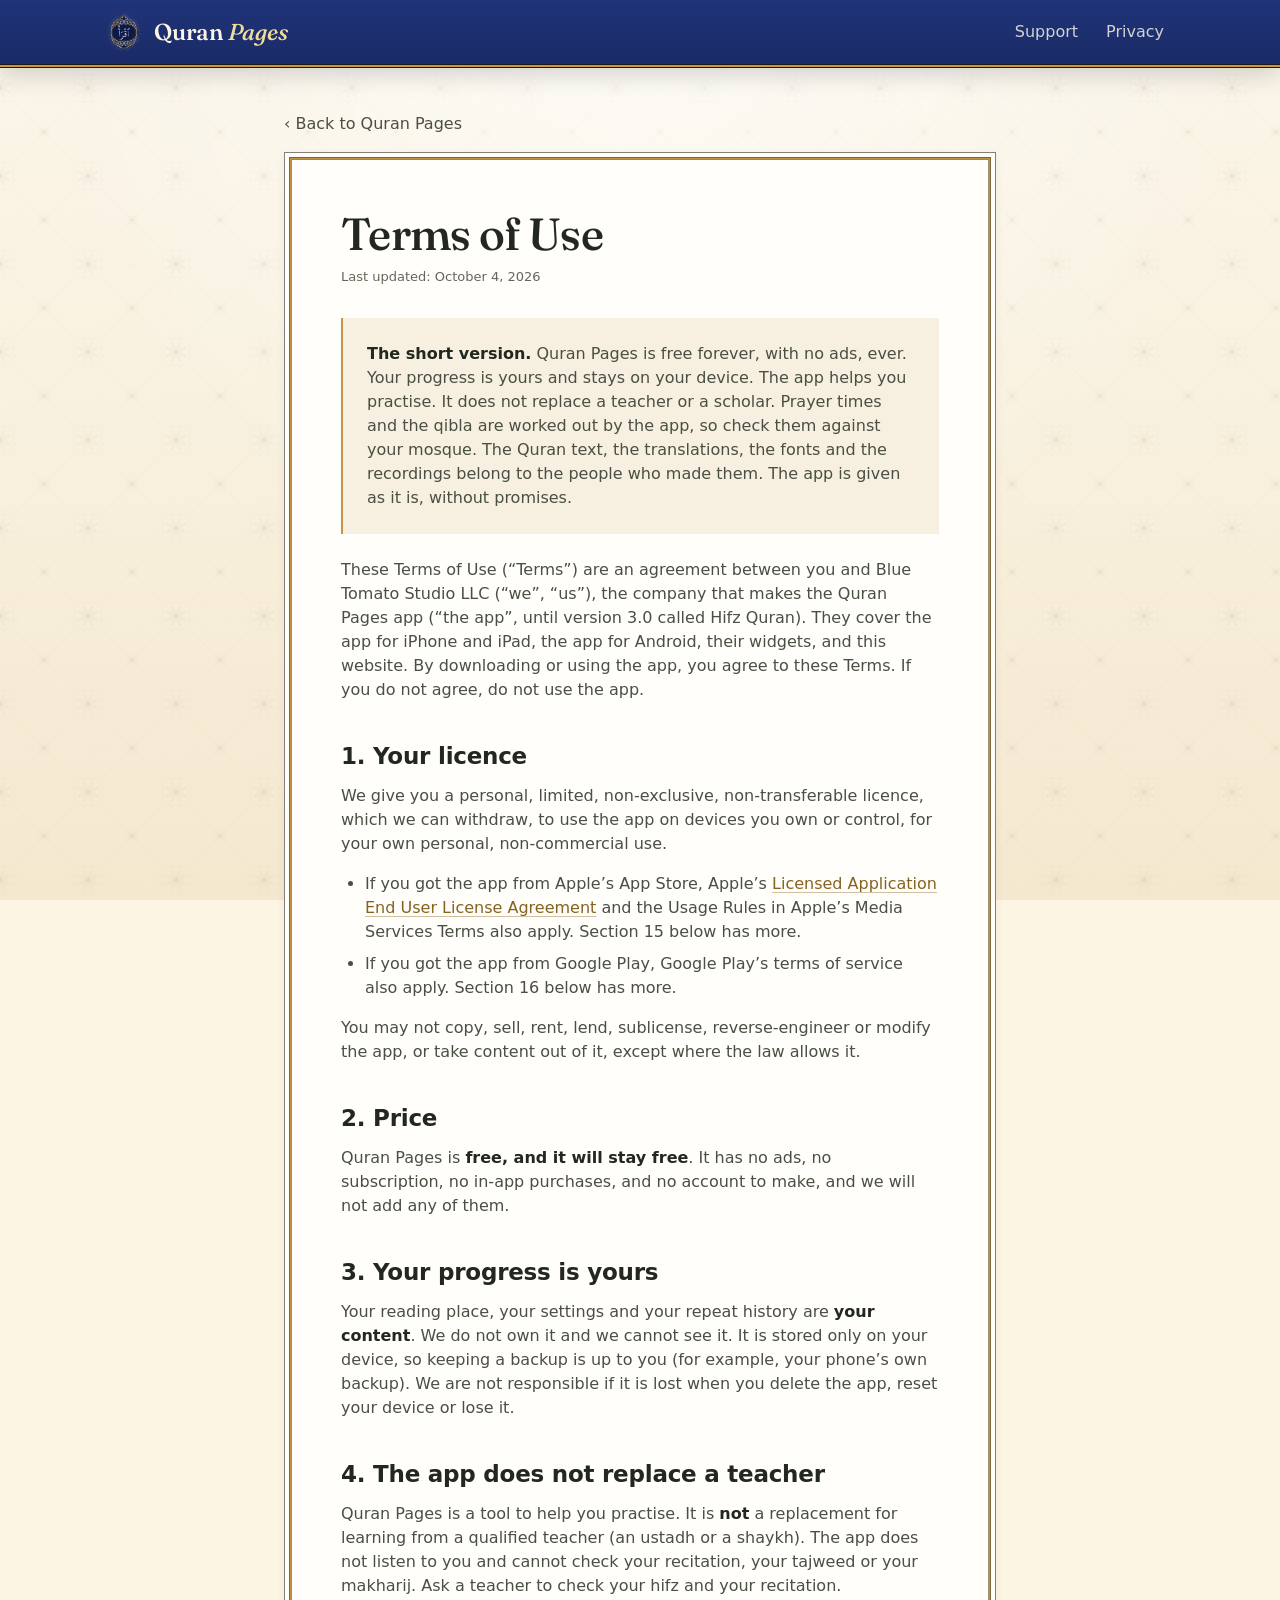
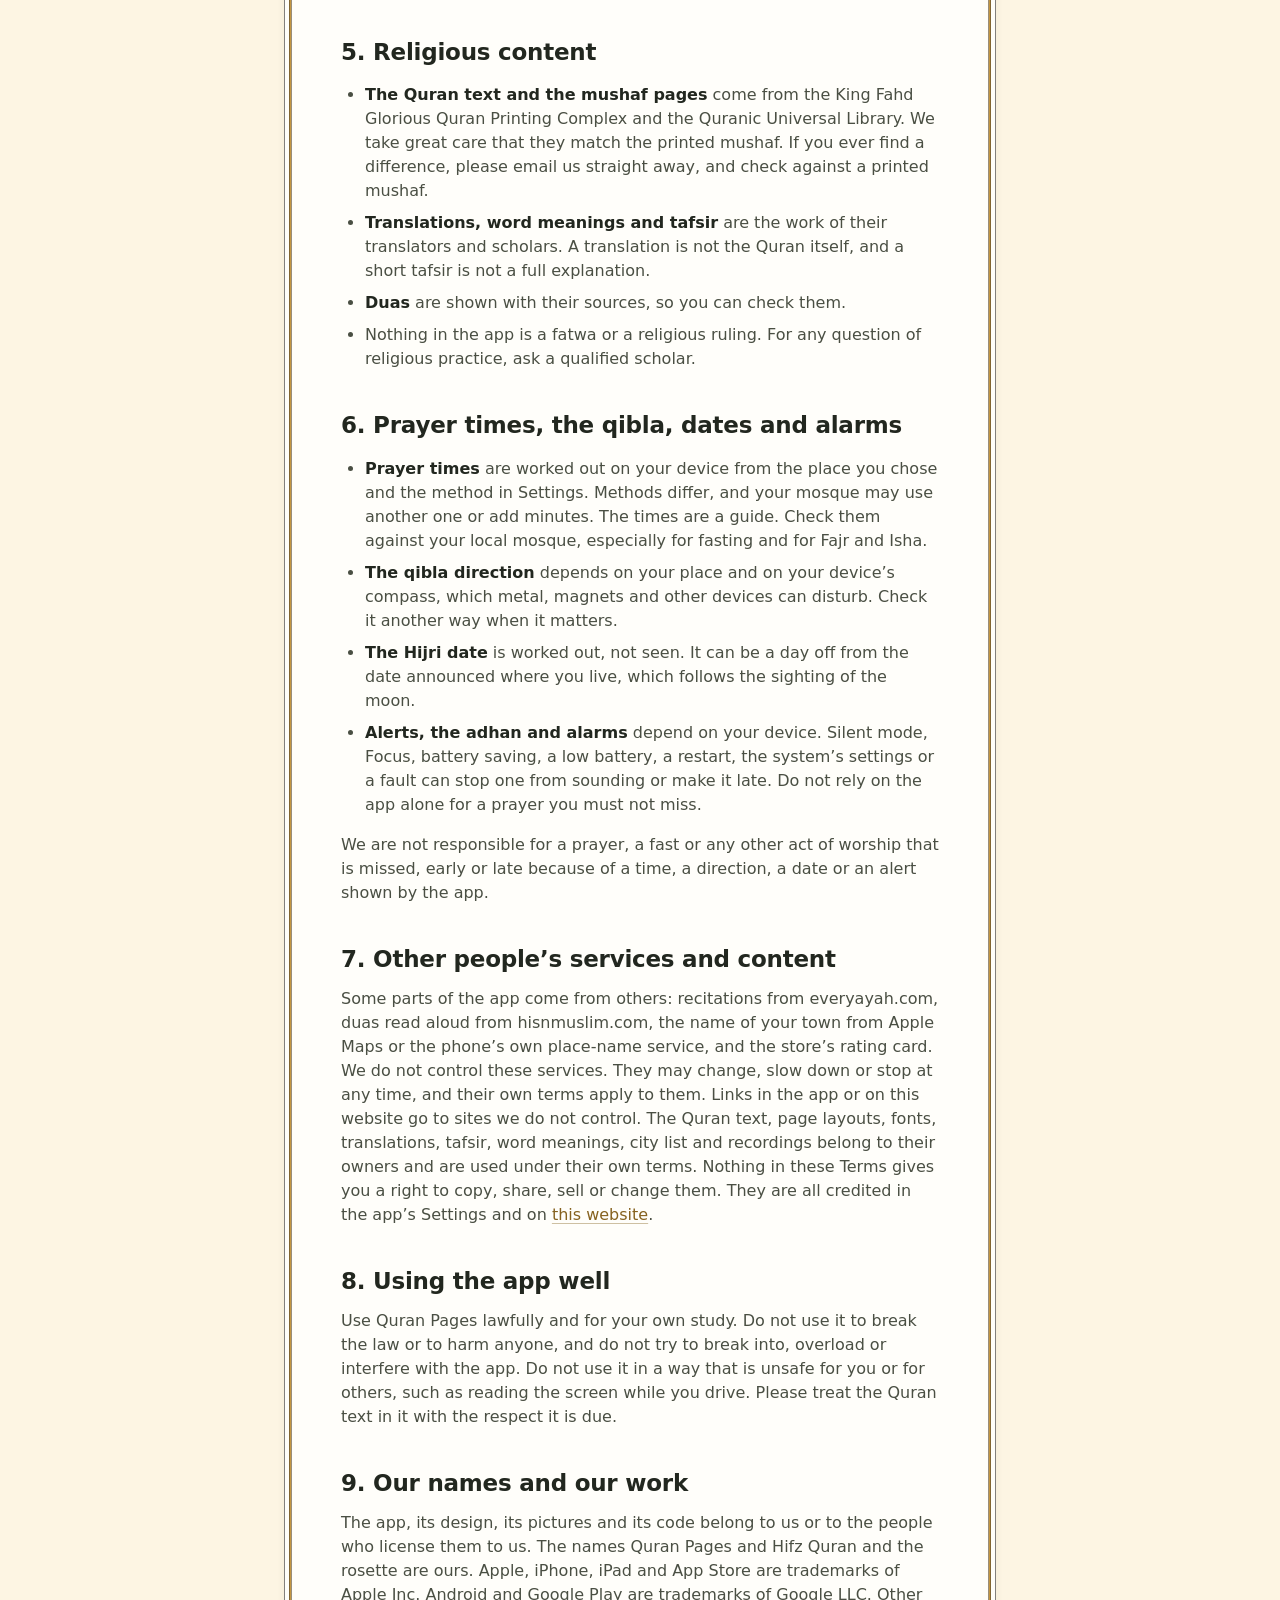
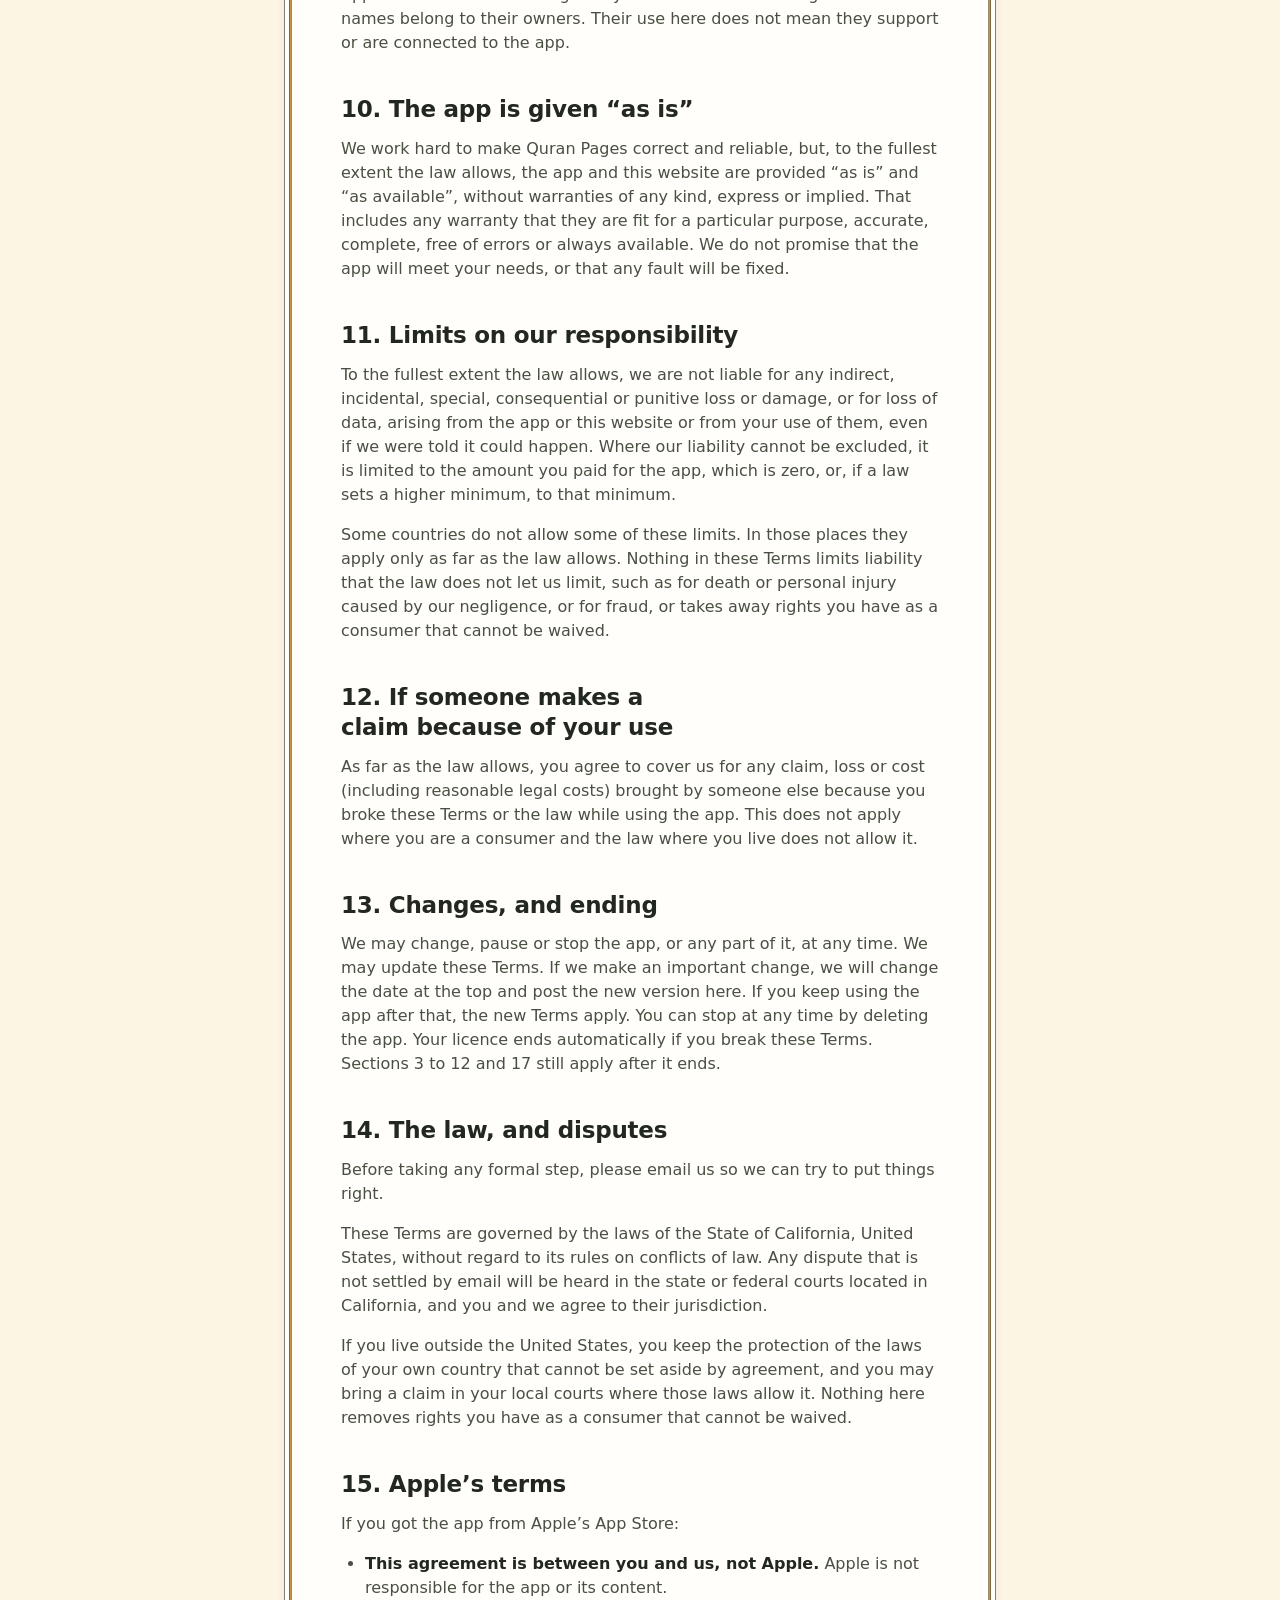
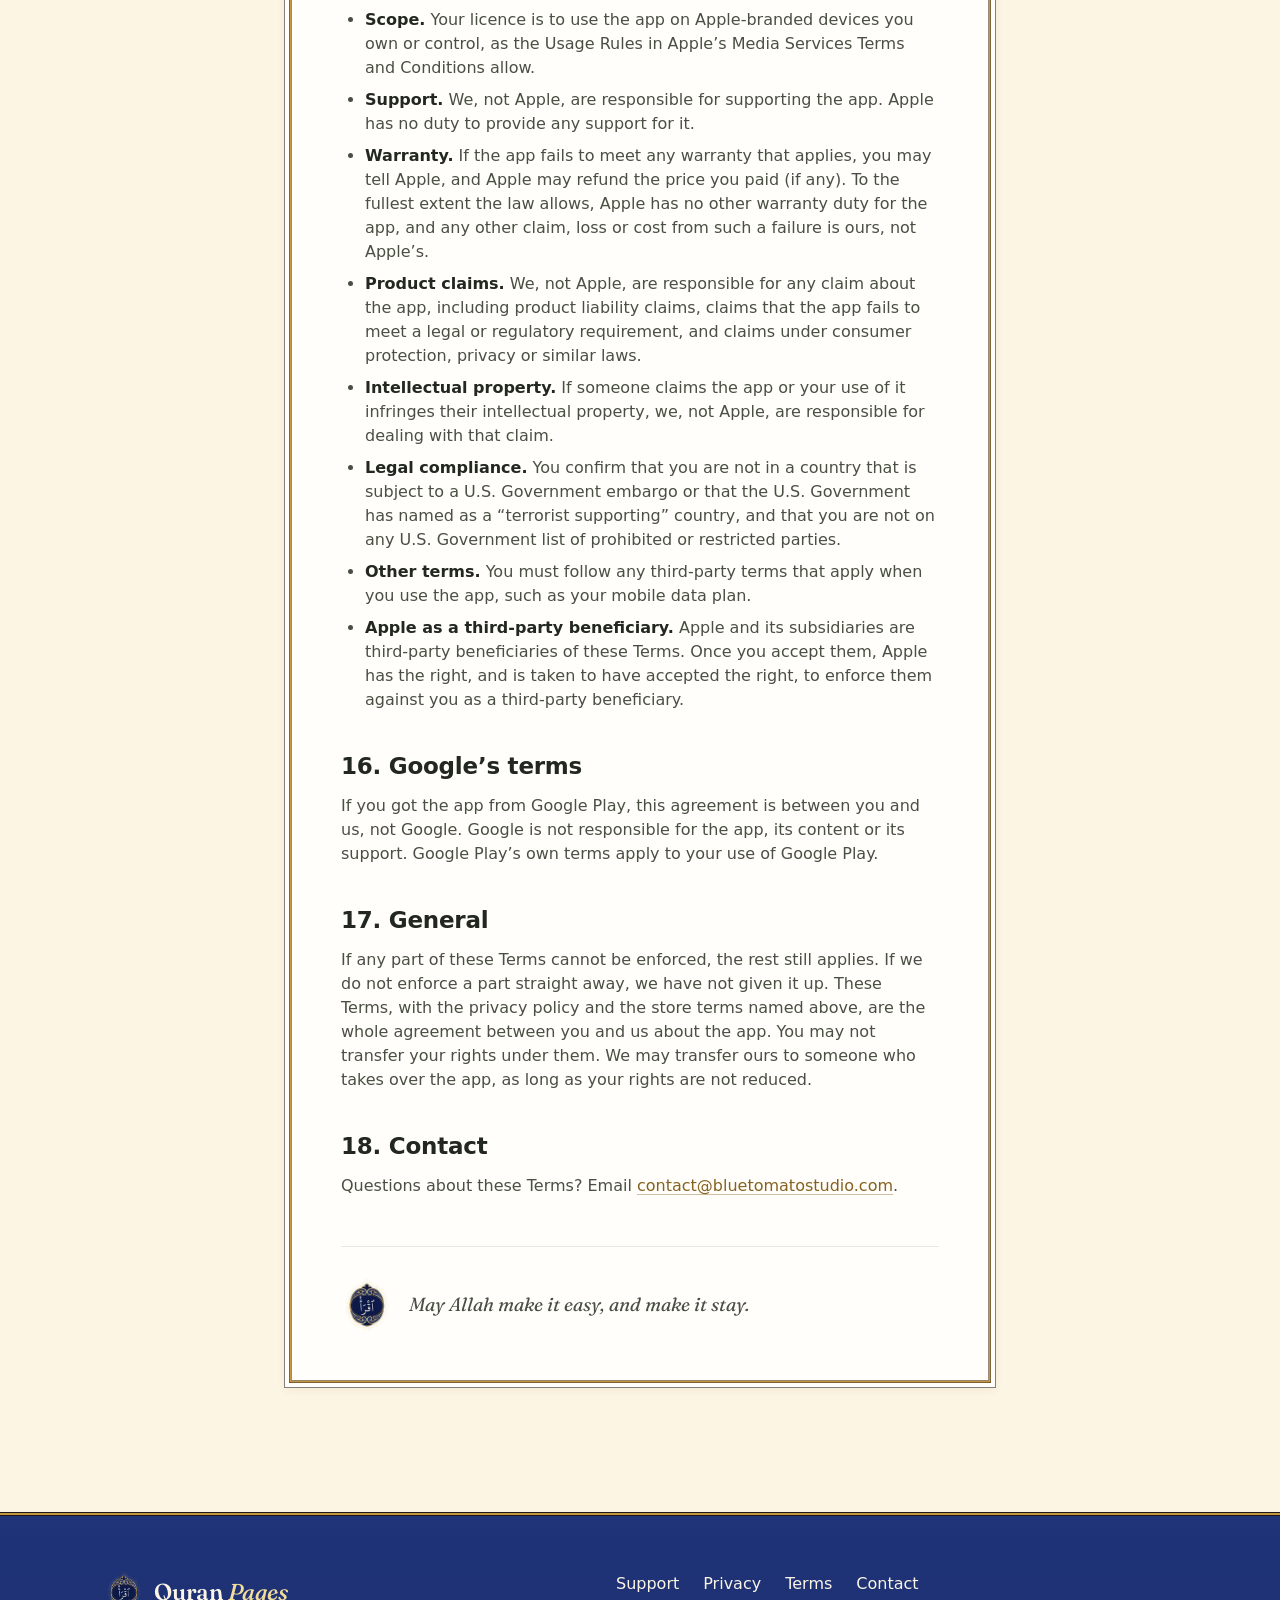
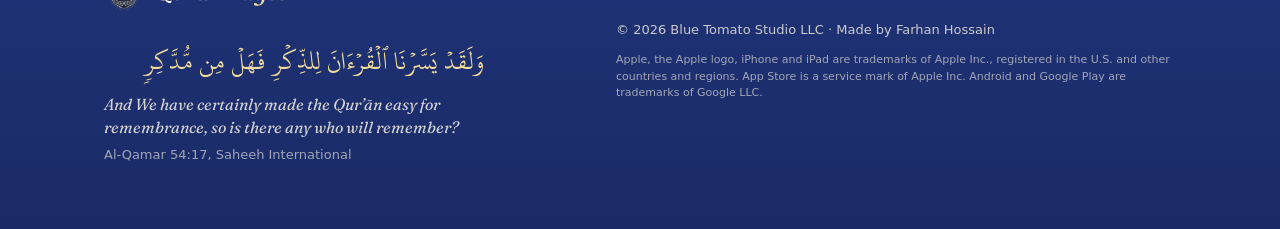
<file: terms.html>
<!DOCTYPE html>
<html lang="en">
<head>
<meta charset="utf-8">
<meta name="viewport" content="width=device-width, initial-scale=1, viewport-fit=cover">
<title>Terms of Use · Quran Pages</title>
<link rel="canonical" href="https://quranpages.org/terms.html">
<meta property="og:url" content="https://quranpages.org/terms.html">
<meta name="description" content="The terms of use for the Quran Pages app on iPhone, iPad and Android. Free, your progress is yours, and the app does not replace a teacher.">
<link rel="icon" type="image/png" sizes="32x32" href="assets/img/favicon-32.png">
<link rel="icon" type="image/png" sizes="64x64" href="assets/img/favicon-64.png">
<link rel="apple-touch-icon" href="assets/img/apple-touch-icon.png">
<meta property="og:title" content="Terms of Use · Quran Pages">
<meta property="og:description" content="The terms of use for the Quran Pages app.">
<meta property="og:image" content="https://quranpages.org/assets/img/og.jpg">
<meta property="og:type" content="website">
<meta name="twitter:card" content="summary_large_image">
<meta name="twitter:image" content="https://quranpages.org/assets/img/og.jpg">
<meta name="theme-color" content="#1F3479">
<script>(function(){var r=document.documentElement,t=new URLSearchParams(location.search).get("theme");if(t==="dark"||t==="light")r.classList.add(t);r.classList.add("js")})();</script>
<link rel="stylesheet" href="assets/styles.css?v=20261028c">
</head>
<body>

<div class="ground" aria-hidden="true"></div>

<header class="site-header">
  <div class="bar">
    <a class="wordmark" href="/">
      <span class="mark" aria-hidden="true"></span>
      <b>Quran <i>Pages</i></b>
    </a>
    <nav class="nav">
      <a href="support.html">Support</a>
      <a href="privacy.html">Privacy</a>
    </nav>
  </div>
</header>

<main class="doc">
  <a class="back" href="/">‹ Back to Quran Pages</a>
  <div class="paper card">
  <h1>Terms of Use</h1>
  <p class="updated">Last updated: October 4, 2026</p>

  <div class="callout">
    <p><strong>The short version.</strong> Quran Pages is free forever, with no ads, ever. Your progress is yours and stays on your device.
    The app helps you practise. It does not replace a teacher or a scholar. Prayer times and the qibla are worked
    out by the app, so check them against your mosque. The Quran text, the translations, the fonts and the
    recordings belong to the people who made them. The app is given as it is, without promises.</p>
  </div>

  <p>These Terms of Use (“Terms”) are an agreement between you and Blue Tomato Studio LLC (“we”, “us”), the
  company that makes the Quran Pages app (“the app”, until version 3.0 called Hifz Quran). They cover the app for iPhone and iPad, the app for Android, their widgets, and
  this website. By downloading or using the app, you agree to these Terms. If you do not agree, do not use the
  app.</p>

  <h2>1. Your licence</h2>
  <p>We give you a personal, limited, non-exclusive, non-transferable licence, which we can withdraw, to use the
  app on devices you own or control, for your own personal, non-commercial use.</p>
  <ul>
    <li>If you got the app from Apple’s App Store, Apple’s
    <a href="https://www.apple.com/legal/internet-services/itunes/dev/stdeula/">Licensed Application End User
    License Agreement</a> and the Usage Rules in Apple’s Media Services Terms also apply. Section 15 below has
    more.</li>
    <li>If you got the app from Google Play, Google Play’s terms of service also apply. Section 16 below has
    more.</li>
  </ul>
  <p>You may not copy, sell, rent, lend, sublicense, reverse-engineer or modify the app, or take content out of
  it, except where the law allows it.</p>

  <h2>2. Price</h2>
  <p>Quran Pages is <strong>free, and it will stay free</strong>. It has no ads, no subscription, no in-app
  purchases, and no account to make, and we will not add any of them.</p>

  <h2>3. Your progress is yours</h2>
  <p>Your reading place, your settings and your repeat history are <strong>your content</strong>. We do not own
  it and we cannot see it. It is stored only on your device, so keeping a backup is up to you (for example, your
  phone’s own backup). We are not responsible if it is lost when you delete the app, reset your device or lose
  it.</p>

  <h2>4. The app does not replace a teacher</h2>
  <p>Quran Pages is a tool to help you practise. It is <strong>not</strong> a replacement for learning from a
  qualified teacher (an ustadh or a shaykh). The app does not listen to you and cannot check your recitation,
  your tajweed or your makharij. Ask a teacher to check your hifz and your recitation.</p>

  <h2>5. Religious content</h2>
  <ul>
    <li><strong>The Quran text and the mushaf pages</strong> come from the King Fahd Glorious Quran Printing
    Complex and the Quranic Universal Library. We take great care that they match the printed mushaf. If you
    ever find a difference, please email us straight away, and check against a printed mushaf.</li>
    <li><strong>Translations, word meanings and tafsir</strong> are the work of their translators and scholars.
    A translation is not the Quran itself, and a short tafsir is not a full explanation.</li>
    <li><strong>Duas</strong> are shown with their sources, so you can check them.</li>
    <li>Nothing in the app is a fatwa or a religious ruling. For any question of religious practice, ask a
    qualified scholar.</li>
  </ul>

  <h2>6. Prayer times, the qibla, dates and alarms</h2>
  <ul>
    <li><strong>Prayer times</strong> are worked out on your device from the place you chose and the method in
    Settings. Methods differ, and your mosque may use another one or add minutes. The times are a guide. Check
    them against your local mosque, especially for fasting and for Fajr and Isha.</li>
    <li><strong>The qibla direction</strong> depends on your place and on your device’s compass, which metal,
    magnets and other devices can disturb. Check it another way when it matters.</li>
    <li><strong>The Hijri date</strong> is worked out, not seen. It can be a day off from the date announced
    where you live, which follows the sighting of the moon.</li>
    <li><strong>Alerts, the adhan and alarms</strong> depend on your device. Silent mode, Focus, battery saving,
    a low battery, a restart, the system’s settings or a fault can stop one from sounding or make it late. Do not
    rely on the app alone for a prayer you must not miss.</li>
  </ul>
  <p>We are not responsible for a prayer, a fast or any other act of worship that is missed, early or late because
  of a time, a direction, a date or an alert shown by the app.</p>

  <h2>7. Other people’s services and content</h2>
  <p>Some parts of the app come from others: recitations from everyayah.com, duas read aloud from hisnmuslim.com,
  the name of your town from Apple Maps or the phone’s own place-name service, and the store’s rating card. We do
  not control these services. They may change, slow down or stop at any time, and their own terms apply to them.
  Links in the app or on this website go to sites we do not control. The Quran text, page layouts, fonts,
  translations, tafsir, word meanings, city list and recordings belong to their owners and are used under their
  own terms. Nothing in these Terms gives you a right to copy, share, sell or change them. They are all credited
  in the app’s Settings and on <a href="/">this website</a>.</p>

  <h2>8. Using the app well</h2>
  <p>Use Quran Pages lawfully and for your own study. Do not use it to break the law or to harm anyone, and do not
  try to break into, overload or interfere with the app. Do not use it in a way that is unsafe for you or for
  others, such as reading the screen while you drive. Please treat the Quran text in it with the respect it is
  due.</p>

  <h2>9. Our names and our work</h2>
  <p>The app, its design, its pictures and its code belong to us or to the people who license them to us. The
  names Quran Pages and Hifz Quran and the rosette are ours. Apple, iPhone, iPad and App Store are trademarks of Apple Inc.
  Android and Google Play are trademarks of Google LLC. Other names belong to their owners. Their use here does
  not mean they support or are connected to the app.</p>

  <h2>10. The app is given “as is”</h2>
  <p>We work hard to make Quran Pages correct and reliable, but, to the fullest extent the law allows, the app
  and this website are provided “as is” and “as available”, without warranties of any kind, express or implied.
  That includes any warranty that they are fit for a particular purpose, accurate, complete, free of errors or
  always available. We do not promise that the app will meet your needs, or that any fault will be fixed.</p>

  <h2>11. Limits on our responsibility</h2>
  <p>To the fullest extent the law allows, we are not liable for any indirect, incidental, special,
  consequential or punitive loss or damage, or for loss of data, arising from the app or this website or from
  your use of them, even if we were told it could happen. Where our liability cannot be excluded, it is limited
  to the amount you paid for the app, which is zero, or, if a law sets a higher minimum, to that minimum.</p>
  <p>Some countries do not allow some of these limits. In those places they apply only as far as the law allows.
  Nothing in these Terms limits liability that the law does not let us limit, such as for death or personal
  injury caused by our negligence, or for fraud, or takes away rights you have as a consumer that cannot be
  waived.</p>

  <h2>12. If someone makes a claim because of your use</h2>
  <p>As far as the law allows, you agree to cover us for any claim, loss or cost (including reasonable legal
  costs) brought by someone else because you broke these Terms or the law while using the app. This does not
  apply where you are a consumer and the law where you live does not allow it.</p>

  <h2>13. Changes, and ending</h2>
  <p>We may change, pause or stop the app, or any part of it, at any time. We may update these Terms. If we make
  an important change, we will change the date at the top and post the new version here. If you keep using the
  app after that, the new Terms apply. You can stop at any time by deleting the app. Your licence ends
  automatically if you break these Terms. Sections 3 to 12 and 17 still apply after it ends.</p>

  <h2>14. The law, and disputes</h2>
  <p>Before taking any formal step, please email us so we can try to put things right.</p>
  <p>These Terms are governed by the laws of the State of California, United States, without regard to its rules
  on conflicts of law. Any dispute that is not settled by email will be heard in the state or federal courts
  located in California, and you and we agree to their jurisdiction.</p>
  <p>If you live outside the United States, you keep the protection of the laws of your own country that cannot
  be set aside by agreement, and you may bring a claim in your local courts where those laws allow it. Nothing
  here removes rights you have as a consumer that cannot be waived.</p>

  <h2>15. Apple’s terms</h2>
  <p>If you got the app from Apple’s App Store:</p>
  <ul>
    <li><strong>This agreement is between you and us, not Apple.</strong> Apple is not responsible for the app or
    its content.</li>
    <li><strong>Scope.</strong> Your licence is to use the app on Apple-branded devices you own or control, as
    the Usage Rules in Apple’s Media Services Terms and Conditions allow.</li>
    <li><strong>Support.</strong> We, not Apple, are responsible for supporting the app. Apple has no duty to
    provide any support for it.</li>
    <li><strong>Warranty.</strong> If the app fails to meet any warranty that applies, you may tell Apple, and
    Apple may refund the price you paid (if any). To the fullest extent the law allows, Apple has no other
    warranty duty for the app, and any other claim, loss or cost from such a failure is ours, not Apple’s.</li>
    <li><strong>Product claims.</strong> We, not Apple, are responsible for any claim about the app, including
    product liability claims, claims that the app fails to meet a legal or regulatory requirement, and claims
    under consumer protection, privacy or similar laws.</li>
    <li><strong>Intellectual property.</strong> If someone claims the app or your use of it infringes their
    intellectual property, we, not Apple, are responsible for dealing with that claim.</li>
    <li><strong>Legal compliance.</strong> You confirm that you are not in a country that is subject to a U.S.
    Government embargo or that the U.S. Government has named as a “terrorist supporting” country, and that you
    are not on any U.S. Government list of prohibited or restricted parties.</li>
    <li><strong>Other terms.</strong> You must follow any third-party terms that apply when you use the app, such
    as your mobile data plan.</li>
    <li><strong>Apple as a third-party beneficiary.</strong> Apple and its subsidiaries are third-party
    beneficiaries of these Terms. Once you accept them, Apple has the right, and is taken to have accepted the
    right, to enforce them against you as a third-party beneficiary.</li>
  </ul>

  <h2>16. Google’s terms</h2>
  <p>If you got the app from Google Play, this agreement is between you and us, not Google. Google is not
  responsible for the app, its content or its support. Google Play’s own terms apply to your use of Google Play.</p>

  <h2>17. General</h2>
  <p>If any part of these Terms cannot be enforced, the rest still applies. If we do not enforce a part straight
  away, we have not given it up. These Terms, with the privacy policy and the store terms named above, are the
  whole agreement between you and us about the app. You may not transfer your rights under them. We may transfer
  ours to someone who takes over the app, as long as your rights are not reduced.</p>

  <h2>18. Contact</h2>
  <p>Questions about these Terms? Email
  <a href="mailto:contact@bluetomatostudio.com">contact@bluetomatostudio.com</a>.</p>

  <div class="signoff">
    <span class="mark" aria-hidden="true"></span>
    <p>May Allah make it easy, and make it stay.</p>
  </div>
  </div>
</main>

<footer class="site-footer">
  <div class="wrap foot-grid">
    <div>
      <a class="wordmark" href="/">
        <span class="mark" aria-hidden="true"></span>
        <b>Quran <i>Pages</i></b>
      </a>
      <figure class="foot-ayah">
        <p class="ar" lang="ar" dir="rtl">وَلَقَدۡ يَسَّرۡنَا ٱلۡقُرۡءَانَ لِلذِّكۡرِ فَهَلۡ مِن مُّدَّكِرٖ</p>
        <p class="en">And We have certainly made the Qur’ān easy for remembrance, so is there any who will remember?</p>
        <p class="ref">Al-Qamar 54:17, Saheeh International</p>
      </figure>
    </div>
    <div>
      <div class="foot-links">
        <a href="support.html">Support</a>
        <a href="privacy.html">Privacy</a>
        <a href="terms.html">Terms</a>
        <a href="mailto:contact@bluetomatostudio.com">Contact</a>
      </div>
      <p class="foot-note">© 2026 Blue Tomato Studio LLC · Made by Farhan Hossain</p>
      <p class="foot-note">Apple, the Apple logo, iPhone and iPad are trademarks of Apple Inc., registered in the U.S. and other countries and regions. App Store is a service mark of Apple Inc. Android and Google Play are trademarks of Google LLC.</p>
    </div>
  </div>
</footer>

<script src="assets/site.js?v=20261028"></script>
</body>
</html>
</file>
<file: assets/styles.css>
/* Quran Pages, quranpages.org. The 4.0 site: the illuminated app on a page.

   The site follows the app. By day the ground is the app's bright cream
   paper (DayGround), lit from the top, with a touch of burnished grain and
   the rosette lattice pressed into it tone on tone (GroundPattern). In the
   dark it is the app's lapis night (IllumGround), the same lattice in cream.
   There is no sky any more: the app took it off the paper on 27 October.

   The parts come from the manuscript, as the app's do. The bar is a lapis
   band under a gold rule, like the app's tab band. Buttons are cartouches
   with pointed ends. Cards are square and ruled: a black line, then a gold
   rule edged in black, set in from the edge. Gold is the leaf, #C49641 and
   #F1DC9B; gold for words is the app's goldInk. The painted pieces are the
   app's own paintings, grown in and lit by assets/site.js.

   Fraunces is the store pages' caption face; everything else is the system
   face, as in the app. Arabic Quran text is the KFGQPC Uthmanic Hafs the app
   draws the mushaf with.

   Light or dark follows the visitor's system setting. ?theme=dark or
   ?theme=light forces one, for checking. */

/* ---- fonts ---- */
@font-face {
  font-family: "Fraunces";
  src: url("fonts/Fraunces-VF.woff") format("woff");
  font-weight: 400 700; font-style: normal; font-display: swap;
}
@font-face {
  font-family: "Fraunces";
  src: url("fonts/Fraunces-Italic-VF.woff") format("woff");
  font-weight: 400 700; font-style: italic; font-display: swap;
}
@font-face {
  font-family: "UthmanicHafs";
  src: url("fonts/UthmanicHafsV22.ttf") format("truetype");
  font-weight: 400; font-style: normal; font-display: swap;
}

/* ---- tokens: Light, paper and gold ---- */
:root {
  --groundTop:  #FFFAEE;                /* DayGround's three stops */
  --groundMid:  #FDF5E3;
  --groundFoot: #F8ECD3;
  --paper:      #FDF5E3;
  --card:       #FFFEFA;                /* Theme.page, a leaf laid on a leaf */
  --ink:        #22271F;
  --ink2:       #4A4F43;
  --inkSoft:    #6A6458;
  --rule:       rgba(34, 39, 31, .10);
  --line:       #1C1916;                /* Illum.line, round every shape */
  --edge:       rgba(28, 25, 22, .55);

  --gold:       #C49641;                /* Illum.goldShadow, the leaf */
  --goldLight:  #F1DC9B;                /* Illum.goldLight, its burnished side */
  --goldText:   #86621F;                /* Illum.goldInk, gold for words */
  --goldSoft:   rgba(196, 150, 65, .14);
  --lapis:      #1F3479;
  --lapisDeep:  #1A2A66;
  --cream:      #FBF5E6;
  --cartouche:  #F4E7C6;                /* Illum.cartoucheCream */

  --pattern:    url("art/ground-day.svg");
  --grainBlend: multiply;
  --grainOn:    .26;
  --phoneEdge:  rgba(28, 25, 22, .5);
  --phoneShadow: 0 24px 56px rgba(60, 48, 20, .18), 0 2px 6px rgba(0, 0, 0, .06);
  --artShadow:  drop-shadow(0 18px 30px rgba(60, 48, 20, .14));

  --serif: "Fraunces", "Iowan Old Style", Georgia, serif;
  --ui: -apple-system, BlinkMacSystemFont, "SF Pro Text", "Segoe UI", system-ui, sans-serif;
  --quran: "UthmanicHafs", "Scheherazade New", "Noto Naskh Arabic", serif;

  --wrap: 1120px;
  --margin: 24px;
  --press: .12s; --tap: .25s; --value: .40s;
  color-scheme: light;
}

/* ---- Dark, lapis and gold ---- */
:root.dark {
  --groundTop:  #161D3A;                /* IllumGround: Illum.lapisNight down to #10162E */
  --groundMid:  #131A35;
  --groundFoot: #10162E;
  --paper:      #161D3A;
  --card:       #172042;                /* Illum.card at night, a deep lapis */
  --ink:        #E9E2D2;
  --ink2:       #CFC7B5;
  --inkSoft:    #A89F8C;
  --rule:       rgba(251, 245, 230, .12);
  --edge:       rgba(0, 0, 0, .55);
  --goldText:   #E9C979;
  --goldSoft:   rgba(241, 220, 155, .12);
  --pattern:    url("art/ground-night.svg");
  --grainBlend: screen;
  --grainOn:    .03;
  --phoneEdge:  rgba(0, 0, 0, .6);
  --phoneShadow: 0 30px 70px rgba(0, 0, 0, .5), 0 2px 6px rgba(0, 0, 0, .4);
  --artShadow:  drop-shadow(0 22px 34px rgba(0, 0, 0, .45));
  color-scheme: dark;
}
@media (prefers-color-scheme: dark) {
  :root:not(.light) {
    --groundTop:  #161D3A;
    --groundMid:  #131A35;
    --groundFoot: #10162E;
    --paper:      #161D3A;
    --card:       #172042;
    --ink:        #E9E2D2;
    --ink2:       #CFC7B5;
    --inkSoft:    #A89F8C;
    --rule:       rgba(251, 245, 230, .12);
    --edge:       rgba(0, 0, 0, .55);
    --goldText:   #E9C979;
    --goldSoft:   rgba(241, 220, 155, .12);
    --pattern:    url("art/ground-night.svg");
    --grainBlend: screen;
    --grainOn:    .03;
    --phoneEdge:  rgba(0, 0, 0, .6);
    --phoneShadow: 0 30px 70px rgba(0, 0, 0, .5), 0 2px 6px rgba(0, 0, 0, .4);
    --artShadow:  drop-shadow(0 22px 34px rgba(0, 0, 0, .45));
    color-scheme: dark;
  }
}

/* ---- base ---- */
* { box-sizing: border-box; }
html { -webkit-text-size-adjust: 100%; scroll-behavior: smooth; scroll-padding-top: 88px; }
body {
  margin: 0; position: relative;
  background: var(--paper);
  color: var(--ink);
  font-family: var(--ui);
  font-size: 16px;
  line-height: 1.5;
  -webkit-font-smoothing: antialiased;
  text-rendering: optimizeLegibility;
  overflow-x: hidden;
}
::selection { background: var(--goldSoft); }
a { color: var(--goldText); text-decoration-color: color-mix(in srgb, currentColor 40%, transparent); text-underline-offset: 3px; }
a:hover { text-decoration-color: currentColor; }
img { max-width: 100%; display: block; }
.wrap { width: 100%; max-width: var(--wrap); margin: 0 auto; padding: 0 var(--margin); }

/* One calm serif for every heading, upright and in ink: no gold italic
   accent word (17 November 2026, the owner's "unslop" lesson). Words under
   the headings are the system face, as in the app. */
h1, h2 {
  font-family: var(--serif);
  font-weight: 520;
  line-height: 1.1;
  letter-spacing: -.015em;
  margin: 0;
  font-optical-sizing: auto;
  text-wrap: balance;
}
/* The ladder, 16 × 1.189ⁿ: 13 · 16 · 19 · 23 · 27 · 32 · 45 · 64 · 76. */
h1 { font-size: clamp(45px, 6.4vw, 76px); }
h2 { font-size: clamp(32px, 4vw, 45px); }
h3 { font-family: var(--ui); font-size: 19px; font-weight: 600; letter-spacing: -.01em; line-height: 1.3; margin: 0; }
p { margin: 0 0 1em; }
.lead { font-size: clamp(19px, 2vw, 23px); line-height: 1.45; color: var(--ink2); text-wrap: pretty; }
.sr-only { position: absolute; width: 1px; height: 1px; padding: 0; margin: -1px; overflow: hidden; clip: rect(0 0 0 0); white-space: nowrap; border: 0; }

/* The label step, like CONTINUE in the app: small capitals, tracked, gold ink. */
.eyebrow {
  font-family: var(--ui); font-size: 13px; font-weight: 600;
  letter-spacing: .14em; text-transform: uppercase;
  color: var(--goldText); margin: 0 0 12px;
}

/* ---- the ground ----
   Paper lit from the top, a touch of grain, the rosettes pressed in. */
.ground {
  position: fixed; inset: 0; z-index: -2; pointer-events: none;
  background: linear-gradient(180deg, var(--groundTop) 0%, var(--groundMid) 45%, var(--groundFoot) 100%);
}
.ground::before, .ground::after { content: ""; position: absolute; inset: 0; }
.ground::before {
  background: url("art/grain.webp") 0 0 / 512px 512px;
  mix-blend-mode: var(--grainBlend); opacity: var(--grainOn);
}
.ground::after { background: var(--pattern) 0 0 / 88px 88px; }
/* the light from the top, by day only */
body::before {
  content: ""; position: absolute; left: 0; right: 0; top: 0; height: 900px; z-index: -1; pointer-events: none;
  background: radial-gradient(ellipse 70% 100% at 50% 0, rgba(255, 255, 255, .6), rgba(255, 255, 255, 0) 70%);
}
:root.dark body::before { display: none; }
@media (prefers-color-scheme: dark) { :root:not(.light) body::before { display: none; } }

/* ---- the bar: a lapis band under a gold rule, like the app's tab band ---- */
.site-header {
  position: sticky; top: 0; z-index: 50;
  background: linear-gradient(180deg, var(--lapis), var(--lapisDeep));
  /* the rule under it: black, gold, black */
  box-shadow: 0 1px 0 var(--line), 0 3px 0 var(--gold), 0 4px 0 var(--line), 0 10px 24px rgba(16, 22, 46, .18);
}
.site-header .bar {
  max-width: var(--wrap); margin: 0 auto; height: 64px;
  display: flex; align-items: center; justify-content: space-between;
  padding: 0 var(--margin);
}
.wordmark {
  display: inline-flex; align-items: center; gap: 10px;
  font-family: var(--serif); font-weight: 540; font-size: 23px; letter-spacing: -.01em;
  color: var(--cream); text-decoration: none; white-space: nowrap;
}
.wordmark b { font-weight: 540; }
.wordmark i { font-style: italic; font-weight: 500; color: var(--goldLight); }
.nav { display: flex; gap: 4px; align-items: center; }
.nav a {
  font-family: var(--ui); font-size: 16px; font-weight: 500; color: rgba(251, 245, 230, .82);
  text-decoration: none; padding: 0 12px; height: 44px; line-height: 44px;
  transition: color var(--tap) ease;
}
.nav a:hover { color: var(--goldLight); }

/* ---- the mark: icon A's ring, wings and Iqra, on no ground ---- */
.mark { display: inline-block; width: 40px; height: 40px; flex: none;
  background: url("img/mark.png") center / contain no-repeat;
  background-image: image-set(url("img/mark.webp") type("image/webp"), url("img/mark.png") type("image/png")); }

/* ---- the cartouche: straight along top and foot, a point at each end ----
   As the app's Cartouche: the tip is a third of the height. A filled one is
   rimmed in gold edged in black; the rim is the shape itself, the fill a
   second shape set in from it. */
.cartouche {
  --h: 44px; --tip: calc(var(--h) * .34); --rim: var(--gold); --fill: var(--lapis); --on: var(--cream);
  position: relative; isolation: isolate;
  display: inline-flex; align-items: center; justify-content: center; gap: 8px;
  height: var(--h); padding: 0 calc(var(--tip) + 14px);
  font-family: var(--ui); font-size: 16px; font-weight: 600; letter-spacing: .01em;
  color: var(--on); text-decoration: none; white-space: nowrap; cursor: pointer; border: 0;
  background: var(--line);
  clip-path: polygon(var(--tip) 0, calc(100% - var(--tip)) 0, 100% 50%, calc(100% - var(--tip)) 100%, var(--tip) 100%, 0 50%);
  transition: transform var(--press) ease, filter var(--tap) ease;
}
.cartouche::before, .cartouche::after { content: ""; position: absolute; z-index: -1;
  clip-path: polygon(var(--tip) 0, calc(100% - var(--tip)) 0, 100% 50%, calc(100% - var(--tip)) 100%, var(--tip) 100%, 0 50%); }
.cartouche::before { inset: 1px; background: var(--rim); }
.cartouche::after { inset: 3px; background: var(--fill); }
.cartouche:hover { filter: brightness(1.07); }
.cartouche:active { transform: scale(.985); }
/* on the lapis band, the cream cartouche with lapis words, as Listen on the app's plate */
.cartouche.cream { --fill: var(--cartouche); --on: var(--lapis); }
.nav .cartouche { --h: 40px; margin-left: 8px; color: var(--on); line-height: normal; padding: 0 calc(var(--tip) + 12px); }
.nav .cartouche:hover { color: var(--on); }

/* Android visitors: the App Store steps aside and Google Play stays. Everyone
   else sees both stores side by side. */
.android-only-inline { display: none !important; }
:root.android .android-only-inline { display: inline-flex !important; }
:root.android .ios-only { display: none !important; }

/* Apple's own badge, as Apple draws it: black on paper, white in the dark,
   never redrawn or recoloured, and at least 40 tall. */
.badge { display: inline-block; line-height: 0; transition: transform var(--press) ease; }
.badge img { height: 54px; width: auto; }
.badge:hover { transform: translateY(-1px); }
/* Google Play, in the same black-on-paper and white-in-the-dark as Apple's
   badge beside it, so the two stores read as a pair. Words only: no logo. */
.play-badge { display: inline-flex; flex-direction: column; justify-content: center; line-height: 1.05;
  height: 54px; padding: 0 18px; border-radius: 9px; background: #000; color: #fff; text-decoration: none;
  border: 1px solid #a6a6a6; font-family: var(--ui); }
.play-badge .play-small { font-size: 10px; letter-spacing: .06em; font-weight: 500; }
.play-badge .play-big { font-size: 21px; font-weight: 600; letter-spacing: -.01em; }
:root.dark .play-badge { background: #fff; color: #000; border-color: #fff; }
@media (prefers-color-scheme: dark) { :root:not(.light) .play-badge { background: #fff; color: #000; border-color: #fff; } }
.cta { display: flex; flex-wrap: wrap; gap: 12px; align-items: center; }
.night-only { display: none; }
:root.dark .day-only { display: none; }
:root.dark .night-only { display: block; }
@media (prefers-color-scheme: dark) {
  :root:not(.light) .day-only { display: none; }
  :root:not(.light) .night-only { display: block; }
}

/* ---- a card: square, and ruled as a page's text is ----
   A black hairline round the edge, then, 4 in, a gold rule edged in black. */
.card {
  background: var(--card);
  border: 1px solid var(--edge);
  box-shadow: inset 0 0 0 4px var(--card), inset 0 0 0 4.7px var(--edge),
              inset 0 0 0 6.2px var(--gold), inset 0 0 0 6.9px var(--edge),
              0 2px 8px rgba(60, 48, 20, .06);
}

/* ---- the painted pieces, grown in and lit by site.js ----
   The still picture stands until the painting is ready to grow; with no
   WebGL, or with Reduce Motion, the still picture is what shows. */
.illum { position: relative; display: block; }
.illum > img, .illum > canvas { display: block; width: 100%; height: auto; }
.illum > canvas { position: absolute; inset: 0; height: 100%; animation: arrive .5s ease; }
@keyframes arrive { from { opacity: 0; } }
:root.gl .illum:not(.still) > img { visibility: hidden; }
.illum.still > canvas { display: none; }

/* the gold rule with a rosette, from under the banner's caption */
.rule { width: 266px; height: auto; margin: 24px 0; }
.center .rule { margin-left: auto; margin-right: auto; }

/* ---- sections ---- */
section { padding: 72px 0; position: relative; }
.section-head { max-width: 640px; }
.section-head p.lead { margin-top: 16px; }
.center { text-align: center; }
.center .section-head { margin: 0 auto; }

/* ---- hero ----
   The words on the left; on the right the shamsa grows in behind two phones:
   the Al-Fatihah opening in front, the Quran tab (by day, or at night in
   Dark) behind it. */
.hero { padding: 72px 0 48px; overflow: hidden; }
.hero-grid { display: grid; grid-template-columns: 1fr 1fr; gap: 40px; align-items: center; }
.hero h1 { color: var(--ink); }
.hero .rule { margin: 28px 0 24px; }
.hero .lead { margin: 0; max-width: 32ch; }
.hero .cta { margin-top: 32px; }
.hero .fine { margin: 16px 0 0; font-size: 13px; color: var(--inkSoft); }
.stage { position: relative; height: 760px; max-width: 560px; margin-left: auto; width: 100%; }
.stage .shamsa { position: absolute; width: 720px; left: 50%; top: 50%; transform: translate(-50%, -50%); z-index: 0;
  filter: var(--artShadow); }
.phone {
  display: block; width: 100%; height: auto; aspect-ratio: 660 / 1434;
  border-radius: 13.5% / 6.2%; border: 1px solid var(--phoneEdge); box-shadow: var(--phoneShadow);
  background: var(--card);
}
.stage picture { position: absolute; width: 300px; left: 50%; top: 50%; transform: translate(-50%, -50%); z-index: 1; display: block; }

/* ---- bands: one feature, its screens, a few lines ---- */
.band { padding: 64px 0; }
.band-grid { display: grid; grid-template-columns: 1fr 1.2fr; gap: 48px; align-items: center; }
.band.flip .band-grid { grid-template-columns: 1.2fr 1fr; }
.band .copy { max-width: 450px; justify-self: start; }
.band.flip .copy { order: 2; }
.band h2 { color: var(--ink); font-size: clamp(28px, 3.4vw, 40px); }
.band ul { list-style: none; padding: 0; margin: 24px 0 0; display: flex; flex-direction: column; gap: 12px; }
.band li { padding-left: 24px; position: relative; color: var(--ink2); font-size: 19px; line-height: 1.45; }
/* a gold point edged in black, the khatim's diamond */
.band li::before { content: ""; position: absolute; left: 2px; top: .5em; width: 7px; height: 7px;
  background: var(--gold); box-shadow: 0 0 0 .7px var(--line); transform: rotate(45deg); }
.band .media { display: flex; justify-content: center; align-items: flex-start; gap: 24px; }
.band .media > picture { display: block; width: 280px; }
.band .media.one > picture { width: 320px; }
.band .media.two > picture:last-child { margin-top: 48px; }

/* ---- the vines: the app's scroll, grown across the page ----
   A band wider than most screens, centred, so a phone sees its heart and a
   wide screen nearly all of it. It grows from the middle out as it arrives. */
.vine { overflow: hidden; padding: 8px 0; pointer-events: none; }
.vine .illum { width: clamp(1000px, 112vw, 1600px); position: relative; left: 50%; transform: translateX(-50%); }

/* ---- the surahs' paintings: a strip of the app's own tiles, drifting past
   between gold rules. Shown, not sold: no heading, no words. ---- */
.frieze { padding: 0; overflow: hidden; margin: 24px 0;
  border-top: 1px solid var(--line); border-bottom: 1px solid var(--line);
  box-shadow: inset 0 3px 0 var(--gold), inset 0 4px 0 var(--line), inset 0 -3px 0 var(--gold), inset 0 -4px 0 var(--line);
  background: color-mix(in srgb, var(--card) 60%, transparent); }
.frieze-track { display: flex; width: max-content; padding: 22px 0; animation: drift 140s linear infinite; }
.frieze-row { display: flex; gap: 16px; margin: 0; padding: 0 8px; list-style: none; }
.frieze-row li { width: 240px; flex: none; }
.frieze .illum { aspect-ratio: 480 / 261; border: 1px solid var(--line); box-shadow: 0 6px 16px rgba(28, 25, 22, .16); overflow: hidden; background: var(--lapis); }
@keyframes drift { to { transform: translateX(-50%); } }

/* ---- iPhone Duo and iPad: the open book, wide ---- */
.spread .section-head .lead { margin: 16px auto 0; max-width: 46ch; }
.spread picture { display: block; max-width: 960px; margin: 32px auto 0; }
.duo { display: block; width: 100%; height: auto; filter: var(--artShadow); }
.spread-note { font-size: 13px; color: var(--inkSoft); margin: 24px auto 0; }
/* ---- the pen: a page of its own, the iPad big, two steps beside it ---- */
.pen-feature .section-head { margin: 0 auto; text-align: center; max-width: 720px; }
.pen-feature .section-head .lead { margin: 16px auto 0; max-width: 52ch; }
.pen-grid { display: grid; grid-template-columns: minmax(0, 1fr) minmax(0, 1fr); gap: 40px; align-items: start; margin-top: 48px; }
.pen-page { margin: 0; }
.pen-page .pad { display: block; width: 100%; max-width: 520px; height: auto; margin: 0 auto; border-radius: 22px;
  border: 1px solid var(--phoneEdge); box-shadow: var(--phoneShadow); background: var(--card); }
.pen-steps { display: flex; flex-direction: column; gap: 20px; }
.pen-step { padding: 32px; position: relative; }
.pen-step h3 { font-family: var(--serif); font-weight: 560; font-size: 23px; color: var(--ink); margin: 0 0 8px; }
.pen-step p { color: var(--ink2); margin: 0; }
/* the step's number in a gold point, like the app's verse marks */
.pen-step .step-n { width: 32px; height: 32px; margin: 0 0 12px; display: grid; place-items: center;
  font-family: var(--serif); font-weight: 600; font-size: 16px; color: var(--lapis);
  background: var(--goldLight); border: 1px solid var(--line); border-radius: 50%; box-shadow: inset 0 0 0 2px var(--gold); }
.pen-step img.bar { width: 100%; height: auto; margin-top: 20px; border-radius: 12px; box-shadow: 0 4px 14px rgba(28, 25, 22, .14); }
.pen-step img.people { width: min(100%, 340px); height: auto; margin: 20px auto 0; border-radius: 18px 18px 4px 4px;
  border: 1px solid var(--edge); box-shadow: 0 6px 18px rgba(28, 25, 22, .14); }
.pen-step img.night-only { display: none; }
:root.dark .pen-step img.day-only { display: none; }
:root.dark .pen-step img.night-only { display: block; }
@media (prefers-color-scheme: dark) {
  :root:not(.light) .pen-step img.day-only { display: none; }
  :root:not(.light) .pen-step img.night-only { display: block; }
}
/* three short notes in a row of three, each starting on the same line */
.pen-notes { list-style: none; padding: 0; margin: 40px 0 0; display: grid; grid-template-columns: repeat(3, minmax(0, 1fr)); gap: 12px 32px; }
.pen-notes li { display: flex; align-items: baseline; gap: 10px; color: var(--ink2); }
.pen-notes li::before { content: ""; width: 7px; height: 7px; flex: none; background: var(--gold); box-shadow: 0 0 0 .7px var(--line); transform: translateY(-2px) rotate(45deg); }

/* ---- reviews: what people wrote on the App Store, word for word ---- */
.said { display: grid; grid-template-columns: repeat(2, minmax(0, 1fr)); align-items: start; gap: 16px; max-width: 900px; margin: 40px auto 0; text-align: start; }
.review { margin: 0; padding: 36px; display: flex; flex-direction: column; gap: 16px; }
.review blockquote { margin: 0; }
.review p { font-size: 19px; line-height: 1.5; color: var(--ink2); margin: 0; }
.review .r-title { font-family: var(--serif); font-weight: 540; font-size: 23px; line-height: 1.25; letter-spacing: -.01em; color: var(--ink); margin: 0 0 8px; }
/* the store's Arabic in a face made for prose; the mushaf's face is for the Quran alone */
.review [lang="ar"], .review [lang="ar"] p, .review [lang="ar"] .r-title {
  font-family: "Geeza Pro", "SF Arabic", "Noto Naskh Arabic", "Segoe UI", Tahoma, sans-serif; letter-spacing: 0; }
.review blockquote[lang="ar"] p { font-size: 23px; line-height: 1.7; }
.review blockquote[lang="ar"] .r-title { font-size: 27px; font-weight: 600; }
.r-english { border-top: 1px solid var(--rule); padding-top: 16px; }
.r-english .r-label { font-size: 13px; font-weight: 600; letter-spacing: .1em; text-transform: uppercase; color: var(--inkSoft); margin: 0 0 8px; }
.r-english .r-title { font-size: 19px; margin-bottom: 4px; }
.r-english p { font-size: 16px; }
.review figcaption { margin-top: auto; font-size: 16px; font-weight: 600; color: var(--ink); }
.review figcaption span { font-weight: 400; color: var(--inkSoft); }

/* ---- questions: a ruled list, two columns, each answer under a gold
   hairline as the app divides its rows ---- */
.qa { display: grid; grid-template-columns: repeat(2, minmax(0, 1fr)); gap: 0 48px; max-width: 960px; margin: 40px auto 0; text-align: start; }
.q { padding: 24px 0 28px; border-top: 1px solid color-mix(in srgb, var(--gold) 70%, transparent); }
/* the questions' titles in the headings' serif, like the pen's steps and the reviews */
.q h3 { margin: 0 0 8px; color: var(--ink); font-family: var(--serif); font-size: 21px; font-weight: 540; line-height: 1.25; }
.q p { font-size: 17px; line-height: 1.5; color: var(--ink2); margin: 0; }

/* ---- get it: a page in the banner's own painted border ---- */
.get .framed {
  max-width: 760px; margin: 0 auto; padding: 40px 32px;
  border: 56px solid transparent;
  border-image: url("art/frame.webp") 113 round;
  background: var(--card); background-clip: padding-box;
  text-align: center;
}
/* the border is fetched as the panel fades in, not with the first view */
:root.js .get .framed:not(.in) { border-image-source: none; }
.get-icon { width: 96px; height: 96px; border-radius: 22px; margin: 0 auto 24px;
  box-shadow: 0 8px 24px rgba(16, 22, 46, .22), 0 1px 2px rgba(0, 0, 0, .1); }
.get h2 { margin-bottom: 16px; }
.get .lead { margin: 0 auto; max-width: 34ch; font-size: clamp(19px, 2vw, 21px); }
.get .promise { margin: 16px auto 0; max-width: 46ch; font-size: 16px; color: var(--ink2); }
.get .cta { justify-content: center; margin-top: 32px; }

/* ---- thanks ---- */
.sources { max-width: 720px; margin: 12px auto 0; font-size: 16px; line-height: 1.6; color: var(--ink2); text-wrap: balance; }
.sources .src { white-space: nowrap; }
.sources .src:not(:last-child)::after { content: "·"; margin: 0 4px 0 12px; color: var(--gold); }

/* ---- footer: the lapis band again, as at the foot of a page ---- */
.site-footer {
  padding: 56px 0 64px; margin-top: 32px;
  background: linear-gradient(180deg, var(--lapis), var(--lapisDeep));
  box-shadow: 0 -1px 0 var(--line), 0 -3px 0 var(--gold), 0 -4px 0 var(--line);
  color: rgba(251, 245, 230, .82);
}
:root.dark .site-footer { background: linear-gradient(180deg, #0F1530, #0B1026); }
@media (prefers-color-scheme: dark) { :root:not(.light) .site-footer { background: linear-gradient(180deg, #0F1530, #0B1026); } }
/* in the dark the bar is a shade deeper than the lapis night under it */
:root.dark .site-header { background: linear-gradient(180deg, #0F1530, #0D1329); }
@media (prefers-color-scheme: dark) { :root:not(.light) .site-header { background: linear-gradient(180deg, #0F1530, #0D1329); } }
.foot-grid { display: flex; justify-content: space-between; gap: 40px; flex-wrap: wrap; align-items: flex-start; }
.foot-grid > div:first-child { flex: 0 1 400px; }
.foot-grid > div:last-child { flex: 1 1 420px; max-width: 560px; }
.foot-links { display: flex; gap: 24px; flex-wrap: wrap; }
.foot-links a { font-size: 16px; color: var(--cream); text-decoration: none; }
.foot-links a:hover { color: var(--goldLight); }
.foot-note { font-size: 13px; color: rgba(251, 245, 230, .78); margin-top: 24px; }
.foot-note + .foot-note { margin-top: 8px; font-size: 11px; color: rgba(251, 245, 230, .6); }
.foot-ayah { margin: 20px 0 0; max-width: 380px; }
.foot-ayah .ar { font-family: var(--quran); direction: rtl; color: var(--goldLight); font-size: 27px; line-height: 1.7; margin: 0; }
/* The mushaf's face is 290 KB, for this one ayah: site.js loads it when the
   footer comes near, and the ayah is shown only in it, never in a stand-in. */
:root.js .foot-ayah .ar:not(.ready) { font-family: serif; visibility: hidden; }
.foot-ayah .en { font-family: var(--serif); font-style: italic; font-size: 16px; line-height: 1.45; color: rgba(251, 245, 230, .82); margin: 8px 0 0; }
.foot-ayah .ref { font-size: 13px; color: rgba(251, 245, 230, .6); margin: 6px 0 0; }

/* ---- content pages ---- */
.doc { max-width: 760px; margin: 0 auto; padding: 48px var(--margin) 96px; }
.doc .paper { padding: 56px; }
.doc h1 { font-size: clamp(32px, 5vw, 45px); margin-bottom: 8px; }
.doc .updated { font-size: 13px; color: var(--inkSoft); margin-bottom: 32px; }
.doc h2 { font-family: var(--ui); font-size: 23px; font-weight: 600; letter-spacing: -.01em; margin: 40px 0 12px; line-height: 1.3; }
.doc h3 { font-size: 19px; margin: 24px 0 8px; }
.doc p, .doc li { color: var(--ink2); font-size: 16px; }
.doc strong { color: var(--ink); font-weight: 600; }
.doc ul, .doc ol { padding-left: 24px; }
.doc li { margin-bottom: 8px; }
.doc a { word-break: break-word; }
.back { display: inline-flex; align-items: center; gap: 8px; font-size: 16px; color: var(--ink2); text-decoration: none; margin-bottom: 16px; }
.back:hover { color: var(--goldText); }
/* a panel inside a card: a sunk sheet with a gold rule down its leading edge */
.callout { background: var(--goldSoft); border-left: 2px solid var(--gold); padding: 24px; margin: 24px 0; }
.callout p:last-child { margin-bottom: 0; }
:root.dark .callout { background: rgba(0, 0, 0, .2); }
@media (prefers-color-scheme: dark) { :root:not(.light) .callout { background: rgba(0, 0, 0, .2); } }
.signoff { margin-top: 48px; padding-top: 32px; border-top: 1px solid var(--rule); display: flex; align-items: center; gap: 16px; }
.signoff .mark { width: 52px; height: 52px; }
.signoff p { margin: 0; font-family: var(--serif); font-style: italic; color: var(--ink2); font-size: 19px; line-height: 1.35; }
.notfound { text-align: center; padding-top: 112px; }
.notfound .mark { width: 88px; height: 88px; margin-bottom: 24px; }
.notfound .cartouche { --h: 48px; }

/* ---- motion ----
   Words and screens fade in as they arrive; nothing slides or rises (the
   app's rule for letters). The paintings grow in. Reduce Motion turns it off. */
.reveal { opacity: 0; transition: opacity .8s ease; }
.reveal.later { transition-delay: .15s; }
.reveal.in { opacity: 1; }
:root:not(.js) .reveal { opacity: 1; }

/* ---- focus ---- */
:focus-visible { outline: 2px solid var(--gold); outline-offset: 3px; }

/* ---- responsive ---- */
@media (max-width: 1060px) { .nav .hide-md { display: none; } }
@media (max-width: 980px) {
  .hero { padding-top: 56px; }
  .hero-grid { grid-template-columns: 1fr; gap: 24px; }
  .hero .lead { max-width: 44ch; }
  /* the phones and the shamsa keep their places, scaled to the column */
  .stage { margin: 0 auto; height: auto; aspect-ratio: 1 / 1.12; max-width: 560px; }
  .stage picture { width: 50%; }
  .stage .shamsa { width: 120%; }
  .band { padding: 48px 0; }
  .band-grid, .band.flip .band-grid { grid-template-columns: 1fr; gap: 32px; }
  .band.flip .copy { order: 0; }
  .band .copy { max-width: 560px; }
  .band .media.one > picture { width: min(320px, 76%); }
  .band .media.two { display: grid; grid-template-columns: 1fr 1fr; gap: 16px; max-width: 600px; margin: 0 auto; width: 100%; }
  .band .media.two > picture { width: auto; }
  .said { grid-template-columns: minmax(0, 560px); justify-content: center; }
  .pen-grid { grid-template-columns: minmax(0, 1fr); gap: 32px; }
  .pen-page .pad { max-width: 440px; }
}
@media (max-width: 620px) {
  :root { --margin: 16px; }
  .hide-sm { display: none; }
  .site-header .bar { height: 56px; }
  .wordmark { font-size: 20px; gap: 8px; }
  .wordmark .mark { width: 34px; height: 34px; }
  .nav .cartouche { --h: 38px; font-size: 15px; }
  h1 { font-size: clamp(40px, 12vw, 52px); }
  .hero { padding: 40px 0 32px; }
  .hero .cta { justify-content: flex-start; }
  section { padding: 56px 0; }
  .band { padding: 40px 0; }
  .band .media.two { gap: 12px; }
  .band .media.two > picture:last-child { margin-top: 32px; }
  .band li { font-size: 17px; }
  .frieze-row li { width: 180px; }
  .frieze-track { padding: 16px 0; }
  .qa { grid-template-columns: minmax(0, 1fr); }
  .q { padding: 20px 0 24px; }
  .q h3 { font-size: 20px; }
  .get .promise { font-size: 15px; }
  .review { padding: 28px 24px; }
  .review p { font-size: 17px; }
  .review blockquote[lang="ar"] p { font-size: 21px; }
  .review blockquote[lang="ar"] .r-title { font-size: 23px; }
  .review .r-title { font-size: 20px; }
  .get .framed { border-width: 36px; padding: 28px 12px; }
  .get-icon { width: 76px; height: 76px; border-radius: 17px; }
  .foot-grid { flex-direction: column; gap: 32px; }
  .foot-grid > div:first-child, .foot-grid > div:last-child { flex: none; }
  .doc { padding: 24px var(--margin) 72px; }
  .doc .paper { padding: 32px 24px; }
  .doc h2 { font-size: 19px; }
  .sources .src { display: block; }
  .sources .src::after { display: none; }
  .pen-page .pad { border-radius: 14px; }
  .pen-step { padding: 24px; }
  .pen-notes { grid-template-columns: minmax(0, 1fr); }
}
@media (max-width: 380px) {
  .nav .cartouche { padding: 0 calc(var(--tip) + 8px); }
  .wordmark { font-size: 18px; }
}

/* motion is a courtesy, never a requirement */
@media (prefers-reduced-motion: reduce) {
  html { scroll-behavior: auto; }
  .cartouche:active, .badge:hover { transform: none; }
  .reveal { opacity: 1; transition: none; }
  .frieze { overflow-x: auto; }
  .frieze-track { animation: none; }
}
</file>
